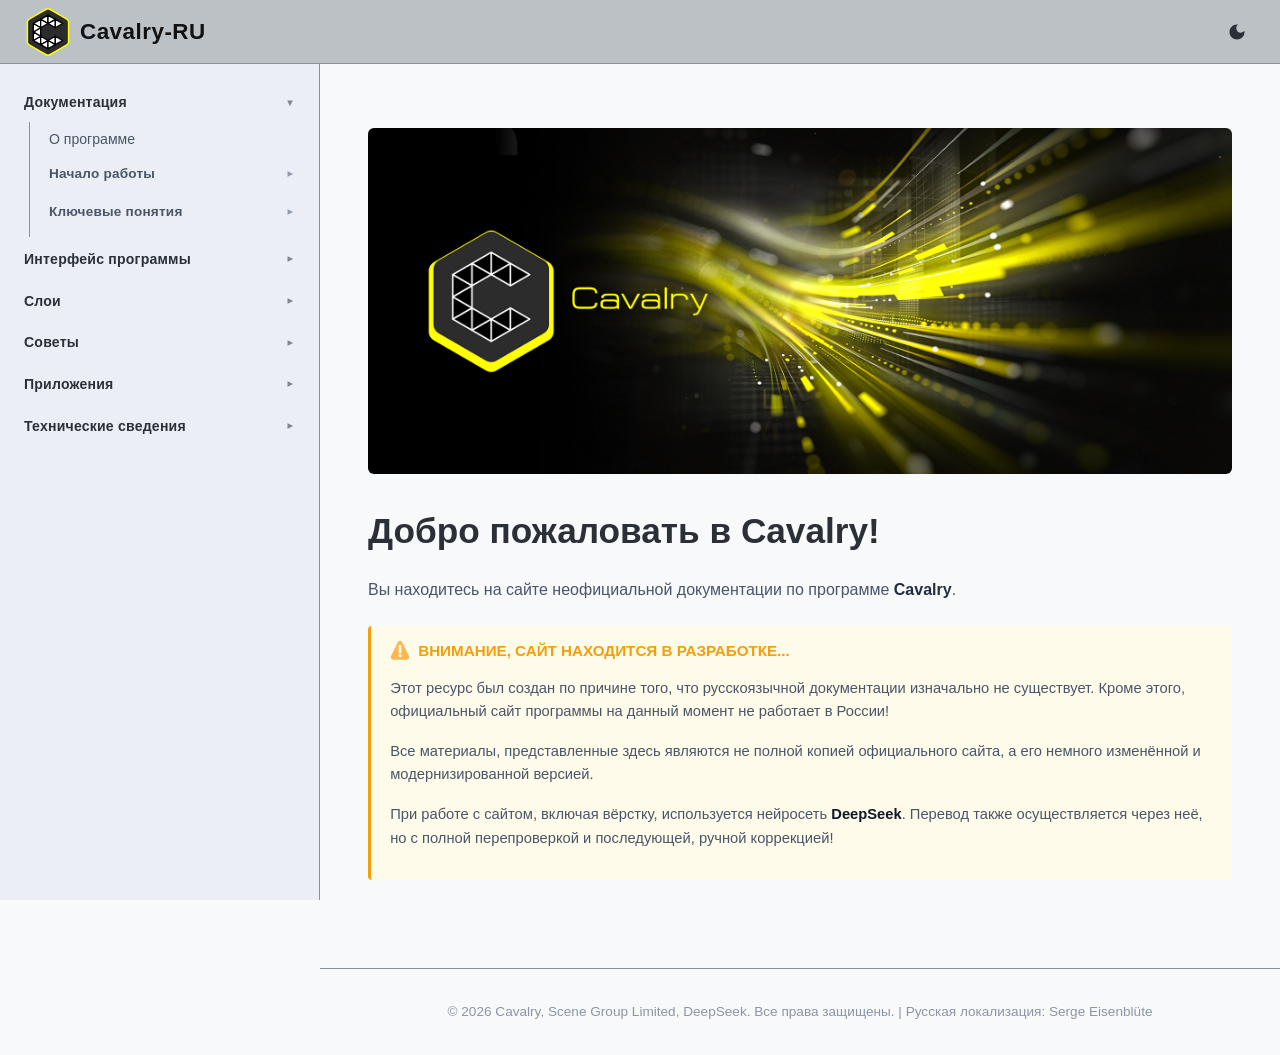
<file: index.html>
<!DOCTYPE html>
<html lang="ru">
<head>
    <meta charset="UTF-8">
    <meta name="viewport" content="width=device-width, initial-scale=1.0">
    <title>Cavalry</title>
    
    <script>
    (function () {
        var saved = null;
        try {
            saved = localStorage.getItem('cavalry-theme');
        } catch (e) {
            saved = null;
        }

        var prefersLight = false;
        try {
            if (window.matchMedia) {
                prefersLight = window.matchMedia('(prefers-color-scheme: light)').matches;
            }
        } catch (e) {
            prefersLight = false;
        }

        var theme = saved || (prefersLight ? 'light' : 'dark');
        if (theme === 'light') {
            document.documentElement.className += ' light';
        }
    })();
</script>
    
    <style>
        /* Скрываем вспышку: пока не загрузится body, фон уже светлый */
        .light-preload body {
            background: #fff;
        }
    </style>
    
    
    
    <link rel="stylesheet" href="style.css">
    <link rel="icon" href="favicon.ico" type="image/x-icon">
</head>
<body>

    <header></header>

    <aside data-lenis-prevent></aside>

    <main>

        <div class="content">
            <img src="imgs/cavalry-title.jpg">
            <h1>Добро пожаловать в Cavalry!</h1>
            <p>Вы находитесь на сайте неофициальной документации по программе <a href="https://cavalry.studio/en/" target="_blank">Cavalry</a>.</p>
    
            <div class="warn-box">
                <div class="boxtitle">
                    <img class="icon" src="imgs/warn.svg" width="20" height="20"> 
                    <span>ВНИМАНИЕ, САЙТ НАХОДИТСЯ В РАЗРАБОТКЕ...</span>
                </div>
            <p></p>
            <p>Этот ресурс был создан по причине того, что русскоязычной документации изначально не существует. Кроме этого, официальный сайт программы на данный момент не работает в России!</p>
<p>Все материалы, представленные здесь являются не полной копией официального сайта, а его немного изменённой и модернизированной версией.</p>
<p>При работе с сайтом, включая вёрстку, используется нейросеть <strong>DeepSeek</strong>. Перевод также осуществляется через неё, но с полной перепроверкой и последующей, ручной коррекцией!</p>

            </div>
        </div>
    </main>

<footer></footer>

<script src="js/lenis.min.js"></script>
<script src="js/sidebar.js"></script>
<script src="js/header.js"></script>
<script src="js/footer.js"></script>
<script src="js/script.js"></script>
<script src="js/theme.js"></script> 
<script src="js/smooth-scroll.js"></script> 
</body>
</html>
</file>
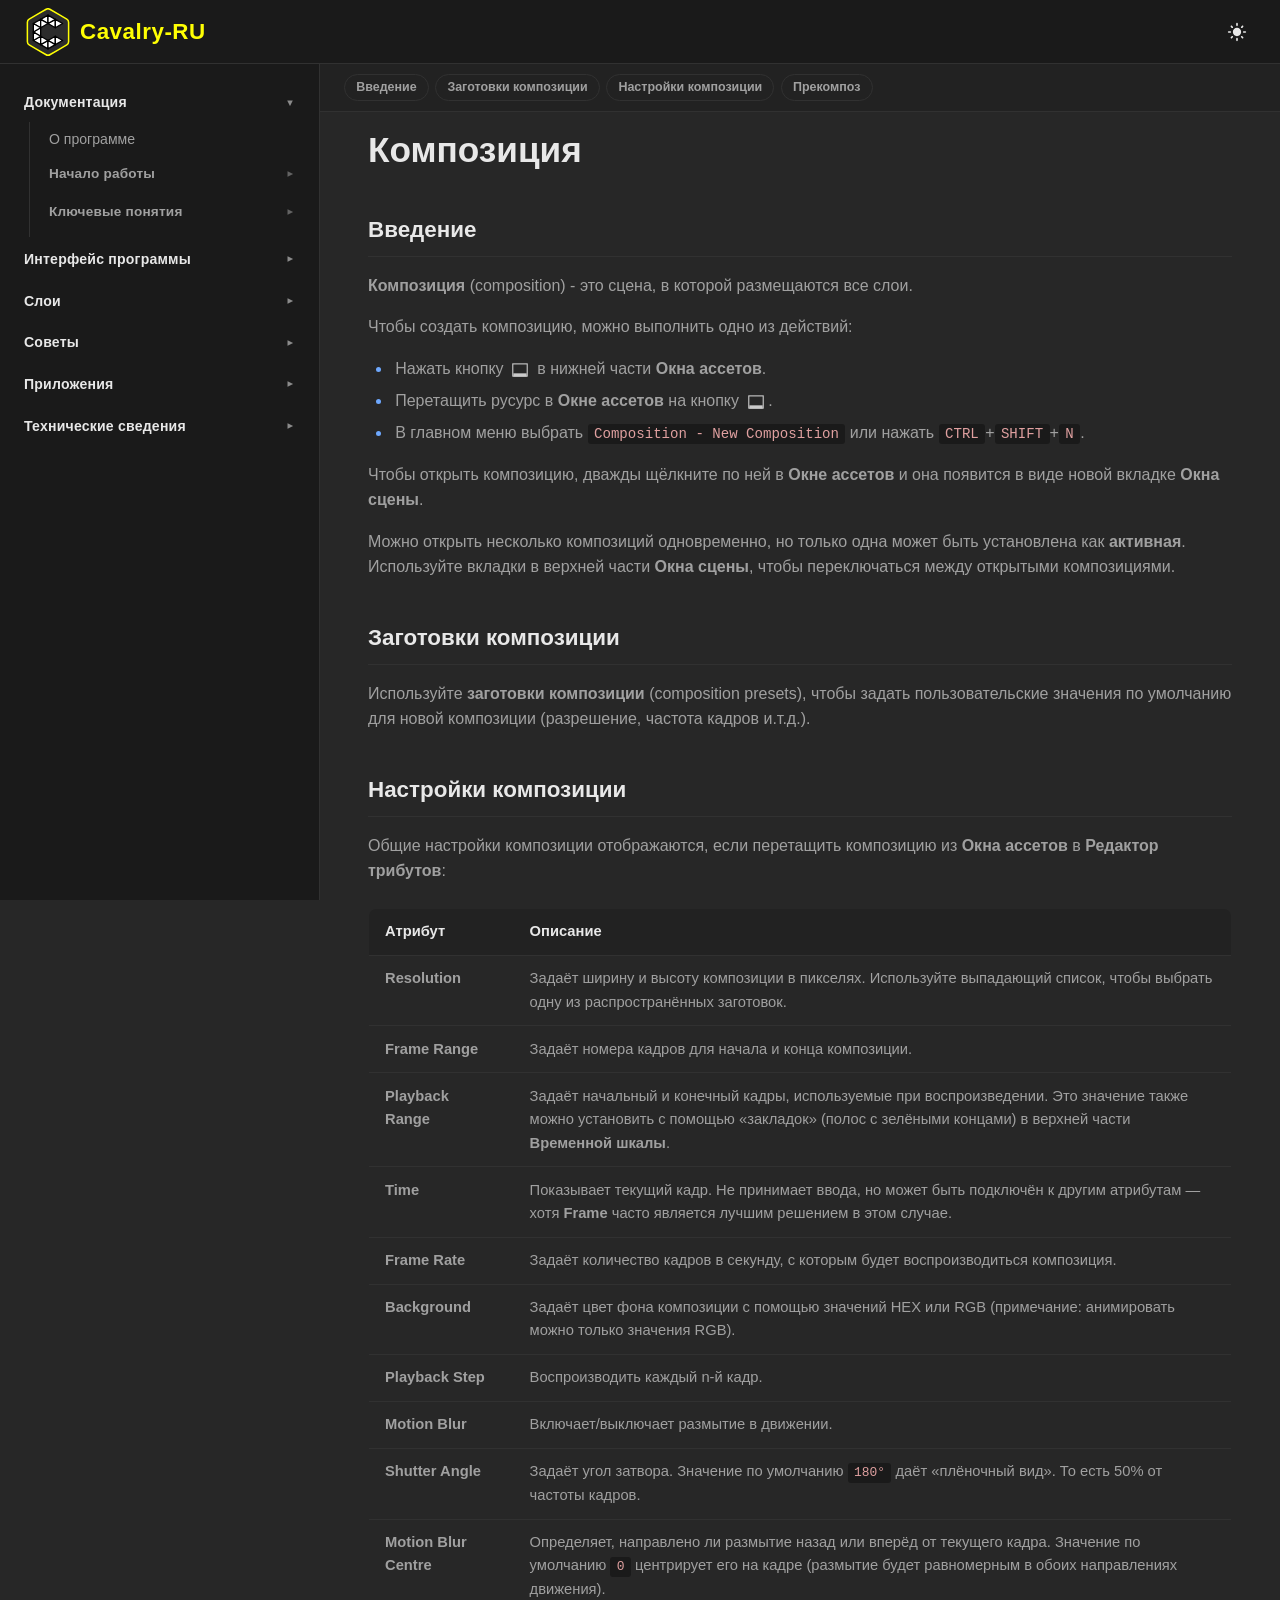
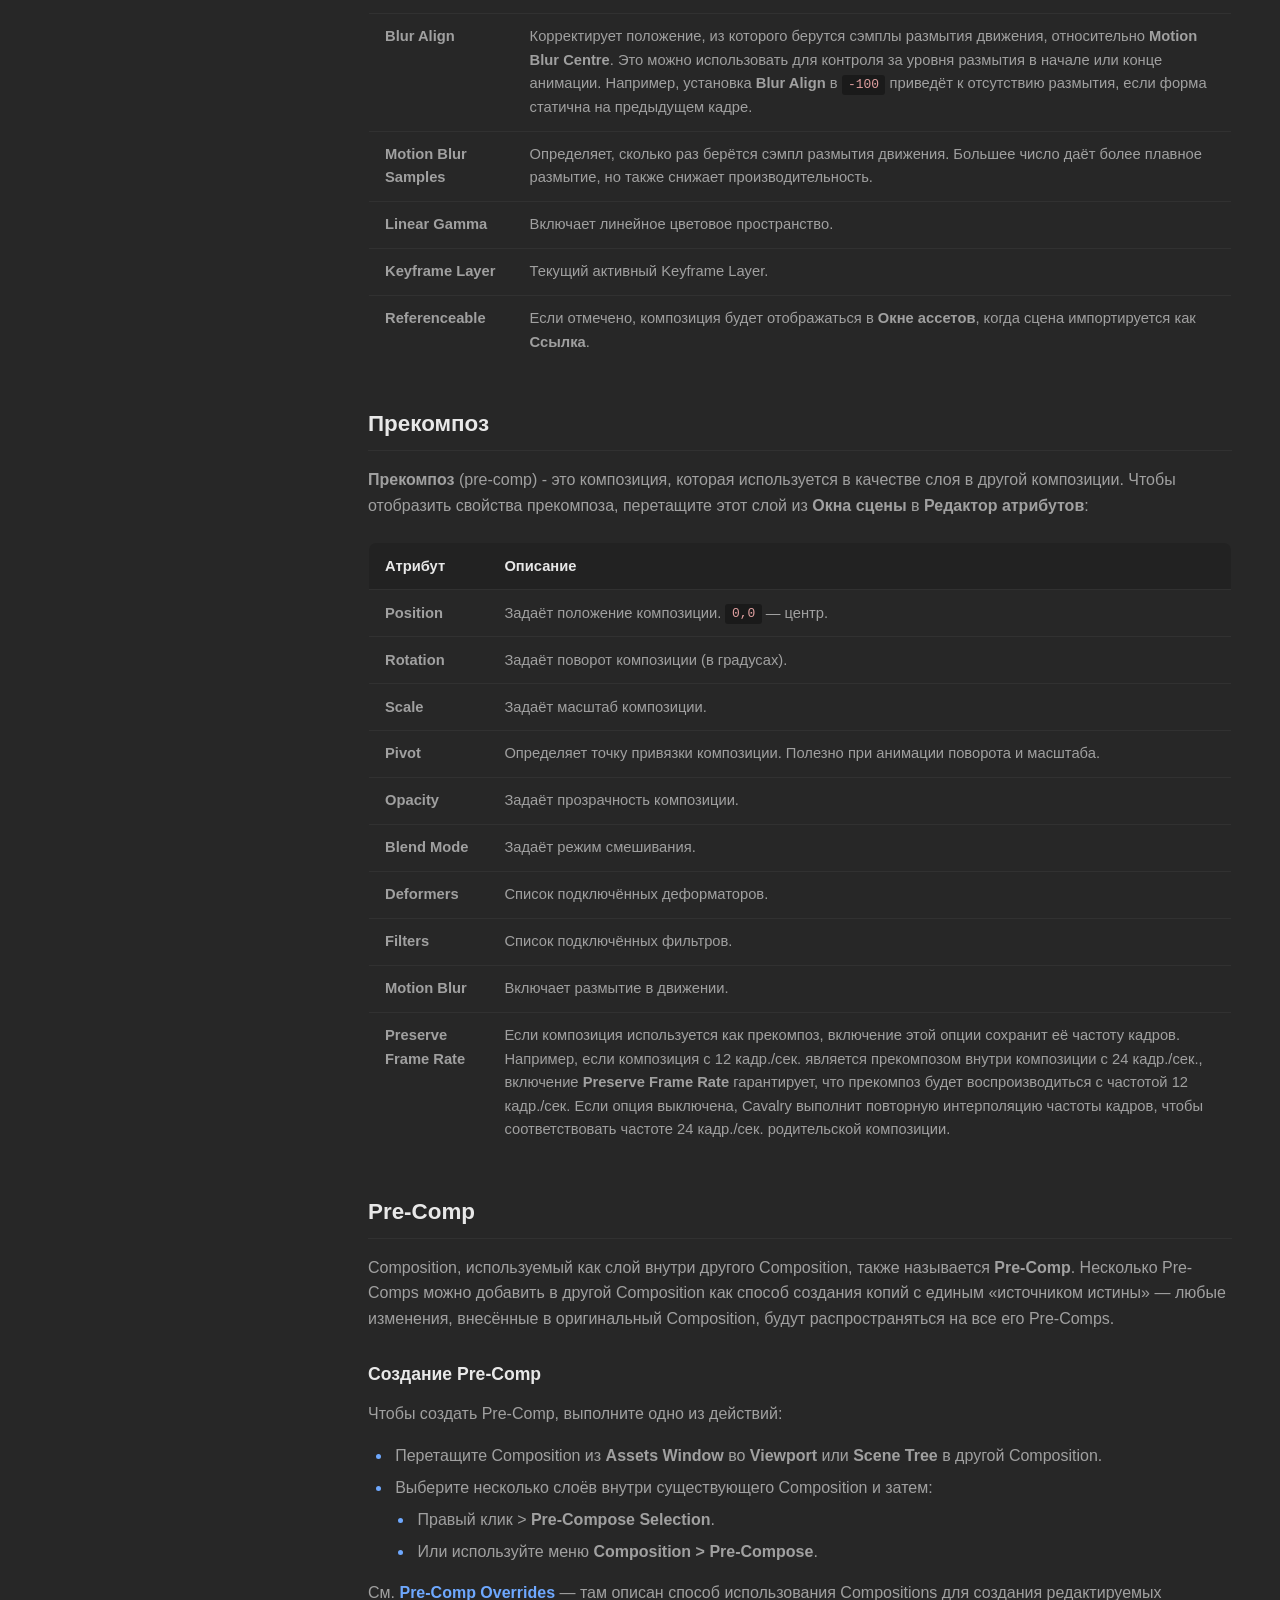
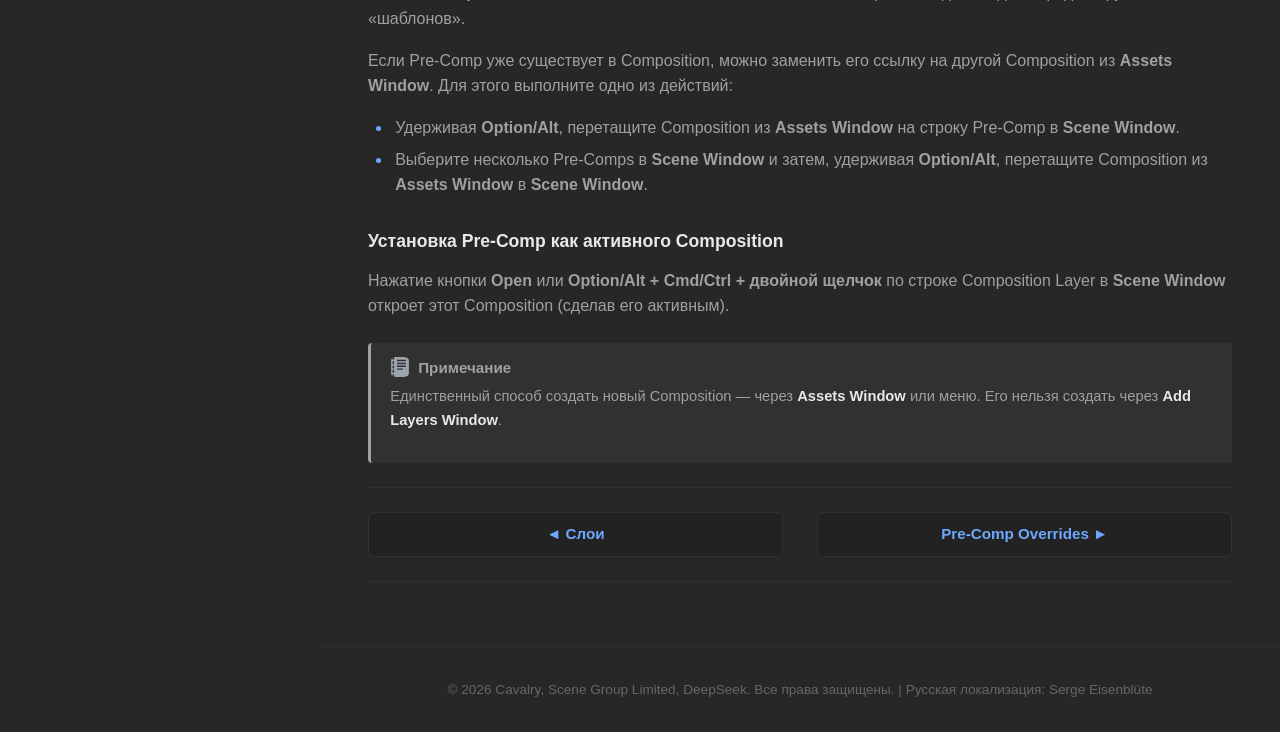
<file: pages/composition.html>
<!DOCTYPE html>
<html lang="ru">
<head>
    <meta charset="UTF-8">
    <meta name="viewport" content="width=device-width, initial-scale=1.0">
    <title>Композиция | Cavalry</title>
    <link rel="icon" href="../favicon.ico" type="image/x-icon">
    <link rel="stylesheet" href="../style.css">
</head>
<body>

<header></header>

<aside data-lenis-prevent></aside>

<nav class="page-toc">
    
    <ul>
        <li><a class="toc-level-2" href="#Введение">Введение</a></li>
        <li><a class="toc-level-2" href="#Заготовки композиции">Заготовки композиции</a></li>
        <li><a class="toc-level-2" href="#Настройки композиции">Настройки композиции</a></li>
        <li><a class="toc-level-2" href="#Прекомпоз">Прекомпоз</a></li>
    </ul>
</nav>

<main>
    <div class="content">
        <h1>Композиция</h1>

        <h2 id="Введение">Введение</h2>
        <p><strong>Композиция</strong> (composition) - это сцена, в которой размещаются все слои.</p>

        <p>Чтобы создать композицию, можно выполнить одно из действий:</p>

        <ul class="content-list">
            <li>
                Нажать кнопку
                <img class="inline-icon" src="../imgs/comp.svg" width="20" height="20" alt="">
                в нижней части <strong>Окна ассетов</strong>.
            </li>
            <li>
                Перетащить русурс в <strong>Окне ассетов</strong>
                на кнопку
                <img class="inline-icon" src="../imgs/comp.svg" width="20" height="20" alt="">.
            </li>
            <li>
                В главном меню выбрать <code>Composition - New Composition</code>
                или нажать <code>CTRL</code>+<code>SHIFT</code>+<code>N</code>.
            </li>
        </ul>

        <p>
            Чтобы открыть композицию, дважды щёлкните по ней
            в <strong>Окне ассетов</strong> и она появится в виде новой вкладке <strong>Окна сцены</strong>.
        </p>
        
        <p>
            Можно открыть несколько композиций одновременно, но только
            одна может быть установлена как <strong>активная</strong>.
            Используйте вкладки в верхней части <strong>Окна сцены</strong>,
            чтобы переключаться между открытыми композициями.
        </p>

        <h2 id="Заготовки композиции">Заготовки композиции</h2>
        <p>
            Используйте <strong>заготовки композиции</strong> (composition presets), чтобы задать пользовательские значения по умолчанию для новой композиции (разрешение, частота кадров и.т.д.).
        </p>


<h2 id="Настройки композиции">Настройки композиции</h2>
        
        <p>Общие настройки композиции отображаются, если перетащить композицию из
        <strong>Окна ассетов</strong> в <strong>Редактор трибутов</strong>:</p>
        
        <table>
            <thead>
                <tr>
                    <th>Атрибут</th>
                    <th>Описание</th>
                </tr>
            </thead>
            <tbody>
                <tr>
                    <td><strong>Resolution</strong></td>
                    <td>
                        Задаёт ширину и высоту композиции в пикселях.
                        Используйте выпадающий список, чтобы выбрать
                        одну из распространённых заготовок.
                    </td>
                </tr>
                <tr>
                    <td><strong>Frame Range</strong></td>
                    <td>
                        Задаёт номера кадров для начала и конца композиции.
                    </td>
                </tr>
                <tr>
                    <td><strong>Playback Range</strong></td>
                    <td>
                        Задаёт начальный и конечный кадры, используемые
                        при воспроизведении. Это значение также можно
                        установить с помощью «закладок» (полос с зелёными
                        концами) в верхней части <strong>Временной шкалы</strong>.
                    </td>
                </tr>
                <tr>
                    <td><strong>Time</strong></td>
                    <td>
                        Показывает текущий кадр. Не принимает ввода,
                        но может быть подключён к другим атрибутам —
                        хотя <strong>Frame</strong> часто является лучшим
                        решением в этом случае.
                    </td>
                </tr>
                <tr>
                    <td><strong>Frame Rate</strong></td>
                    <td>
                        Задаёт количество кадров в секунду, с которым
                        будет воспроизводиться композиция.
                    </td>
                </tr>
                <tr>
                    <td><strong>Background</strong></td>
                    <td>
                        Задаёт цвет фона композиции с помощью значений
                        HEX или RGB (примечание: анимировать можно только
                        значения RGB).
                    </td>
                </tr>
                <tr>
                    <td><strong>Playback Step</strong></td>
                    <td>Воспроизводить каждый n-й кадр.</td>
                </tr>
                <tr>
                    <td><strong>Motion Blur</strong></td>
                    <td>Включает/выключает размытие в движении.</td>
                </tr>
                <tr>
                    <td><strong>Shutter Angle</strong></td>
                    <td>
                        Задаёт угол затвора. Значение по умолчанию
                        <code>180°</code> даёт «плёночный вид».
                        То есть 50% от частоты кадров.
                    </td>
                </tr>
                <tr>
                    <td><strong>Motion Blur Centre</strong></td>
                    <td>
                        Определяет, направлено ли размытие назад или
                        вперёд от текущего кадра. Значение по умолчанию
                        <code>0</code> центрирует его на кадре (размытие
                        будет равномерным в обоих направлениях движения).
                    </td>
                </tr>
                <tr>
                    <td><strong>Blur Align</strong></td>
                    <td>
                        Корректирует положение, из которого берутся
                        сэмплы размытия движения, относительно
                        <strong>Motion Blur Centre</strong>. Это можно использовать
                         для контроля за уровня размытия в начале
                        или конце анимации. Например, установка
                        <strong>Blur Align</strong> в <code>-100</code>
                        приведёт к отсутствию размытия, если форма
                        статична на предыдущем кадре.
                    </td>
                </tr>
                <tr>
                    <td><strong>Motion Blur Samples</strong></td>
                    <td>
                        Определяет, сколько раз берётся сэмпл размытия
                        движения. Большее число даёт более плавное
                        размытие, но также снижает производительность.
                    </td>
                </tr>
                <tr>
                    <td><strong>Linear Gamma</strong></td>
                    <td>Включает линейное цветовое пространство.</td>
                </tr>
                <tr>
                    <td><strong>Keyframe Layer</strong></td>
                    <td>Текущий активный Keyframe Layer.</td>
                </tr>
                <tr>
                    <td><strong>Referenceable</strong></td>
                    <td>
                        Если отмечено, композиция будет отображаться
                        в <strong>Окне ассетов</strong>, когда сцена
                        импортируется как <strong>Ссылка</strong>.
                    </td>
                </tr>
            </tbody>
        </table>
        

        <h2 id="Прекомпоз">Прекомпоз</h2>
        <p>
            <strong>Прекомпоз</strong> (pre-comp) - это композиция, которая используется в качестве слоя
            в другой композиции. Чтобы отобразить свойства прекомпоза, перетащите этот слой
            из <strong>Окна сцены</strong> в <strong>Редактор атрибутов</strong>:
        </p>

        <table>
    <thead>
        <tr>
            <th>Атрибут</th>
            <th>Описание</th>
        </tr>
    </thead>
    <tbody>
        <tr>
            <td><strong>Position</strong></td>
            <td>
                Задаёт положение композиции. <code>0,0</code> — центр.
            </td>
        </tr>
        <tr>
            <td><strong>Rotation</strong></td>
            <td>Задаёт поворот композиции (в градусах).</td>
        </tr>
        <tr>
            <td><strong>Scale</strong></td>
            <td>Задаёт масштаб композиции.</td>
        </tr>
        <tr>
            <td><strong>Pivot</strong></td>
            <td>
                Определяет точку привязки композиции. Полезно
                при анимации поворота и масштаба.
            </td>
        </tr>
        <tr>
            <td><strong>Opacity</strong></td>
            <td>Задаёт прозрачность композиции.</td>
        </tr>
        <tr>
            <td><strong>Blend Mode</strong></td>
            <td>Задаёт режим смешивания.</td>
        </tr>
        <tr>
            <td><strong>Deformers</strong></td>
            <td>Список подключённых деформаторов.</td>
        </tr>
        <tr>
            <td><strong>Filters</strong></td>
            <td>Список подключённых фильтров.</td>
        </tr>
        <tr>
            <td><strong>Motion Blur</strong></td>
            <td>Включает размытие в движении.</td>
        </tr>
        <tr>
            <td><strong>Preserve Frame Rate</strong></td>
            <td>
                Если композиция используется как прекомпоз, включение
                этой опции сохранит её частоту кадров. Например, если
                композиция с 12 кадр./сек. является прекомпозом внутри композиции
                с 24 кадр./сек., включение <strong>Preserve Frame Rate</strong>
                гарантирует, что прекомпоз будет воспроизводиться
                с частотой 12 кадр./сек. Если опция выключена, Cavalry
                выполнит повторную интерполяцию частоты кадров,
                чтобы соответствовать частоте 24 кадр./сек. родительской
                композиции.
            </td>
        </tr>
    </tbody>
</table>

        



        <h2>Pre-Comp</h2>
        <p>
            Composition, используемый как слой внутри другого Composition,
            также называется <strong>Pre-Comp</strong>. Несколько Pre-Comps
            можно добавить в другой Composition как способ создания копий
            с единым «источником истины» — любые изменения, внесённые
            в оригинальный Composition, будут распространяться на все
            его Pre-Comps.
        </p>

        <h3>Создание Pre-Comp</h3>
        <p>Чтобы создать Pre-Comp, выполните одно из действий:</p>

        <ul class="content-list">
            <li>
                Перетащите Composition из <strong>Assets Window</strong>
                во <strong>Viewport</strong> или <strong>Scene Tree</strong>
                в другой Composition.
            </li>
            <li>
                Выберите несколько слоёв внутри существующего Composition
                и затем:
                <ul>
                    <li>
                        Правый клик &gt; <strong>Pre-Compose Selection</strong>.
                    </li>
                    <li>
                        Или используйте меню
                        <strong>Composition &gt; Pre-Compose</strong>.
                    </li>
                </ul>
            </li>
        </ul>

        <p>
            См. <a href="composition-precomp-overrides.html">Pre-Comp Overrides</a>
            — там описан способ использования Compositions для создания
            редактируемых «шаблонов».
        </p>

        <p>
            Если Pre-Comp уже существует в Composition, можно заменить
            его ссылку на другой Composition из <strong>Assets Window</strong>.
            Для этого выполните одно из действий:
        </p>

        <ul class="content-list">
            <li>
                Удерживая <strong>Option/Alt</strong>, перетащите Composition
                из <strong>Assets Window</strong> на строку Pre-Comp
                в <strong>Scene Window</strong>.
            </li>
            <li>
                Выберите несколько Pre-Comps в <strong>Scene Window</strong>
                и затем, удерживая <strong>Option/Alt</strong>, перетащите
                Composition из <strong>Assets Window</strong>
                в <strong>Scene Window</strong>.
            </li>
        </ul>

        <h3>Установка Pre-Comp как активного Composition</h3>
        <p>
            Нажатие кнопки <strong>Open</strong> или
            <strong>Option/Alt + Cmd/Ctrl + двойной щелчок</strong>
            по строке Composition Layer в <strong>Scene Window</strong>
            откроет этот Composition (сделав его активным).
        </p>

        <div class="note-box">
            <div class="boxtitle">
                <img class="icon" src="../imgs/note.svg" width="20" height="20" alt="">
                <span>Примечание</span>
            </div>
            <p>
                Единственный способ создать новый Composition —
                через <strong>Assets Window</strong> или меню.
                Его нельзя создать через <strong>Add Layers Window</strong>.
            </p>
        </div>

        <div class="page-nav">
            <a href="layers.html">◄ Слои</a>
            <a href="composition-precomp-overrides.html">Pre-Comp Overrides ►</a>
        </div>

    </div>
</main>

<footer></footer>

<script src="../lenis.min.js"></script>
<script src="../sidebar.js"></script>
<script src="../header.js"></script>
<script src="../footer.js"></script>
<script src="../script.js"></script>
<script src="../smooth-scroll.js"></script> 
</body>
</html>
</file>
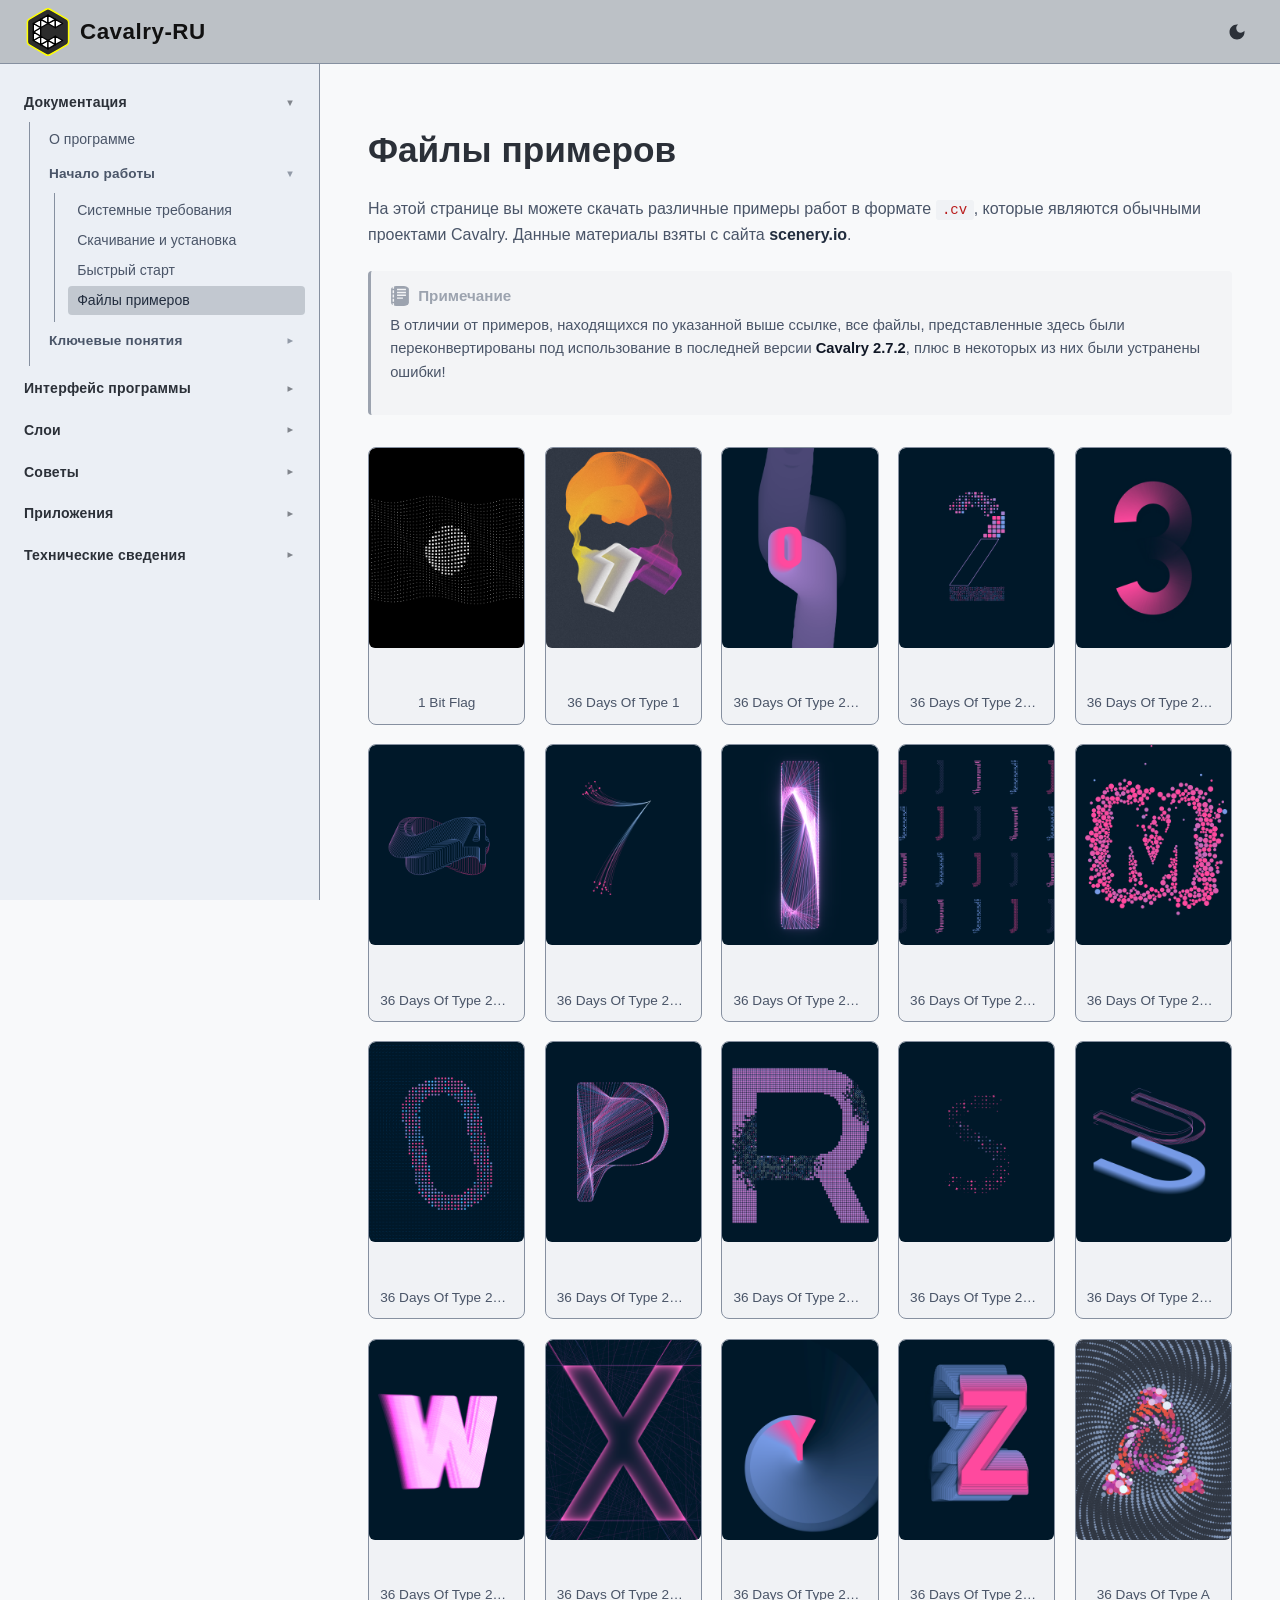
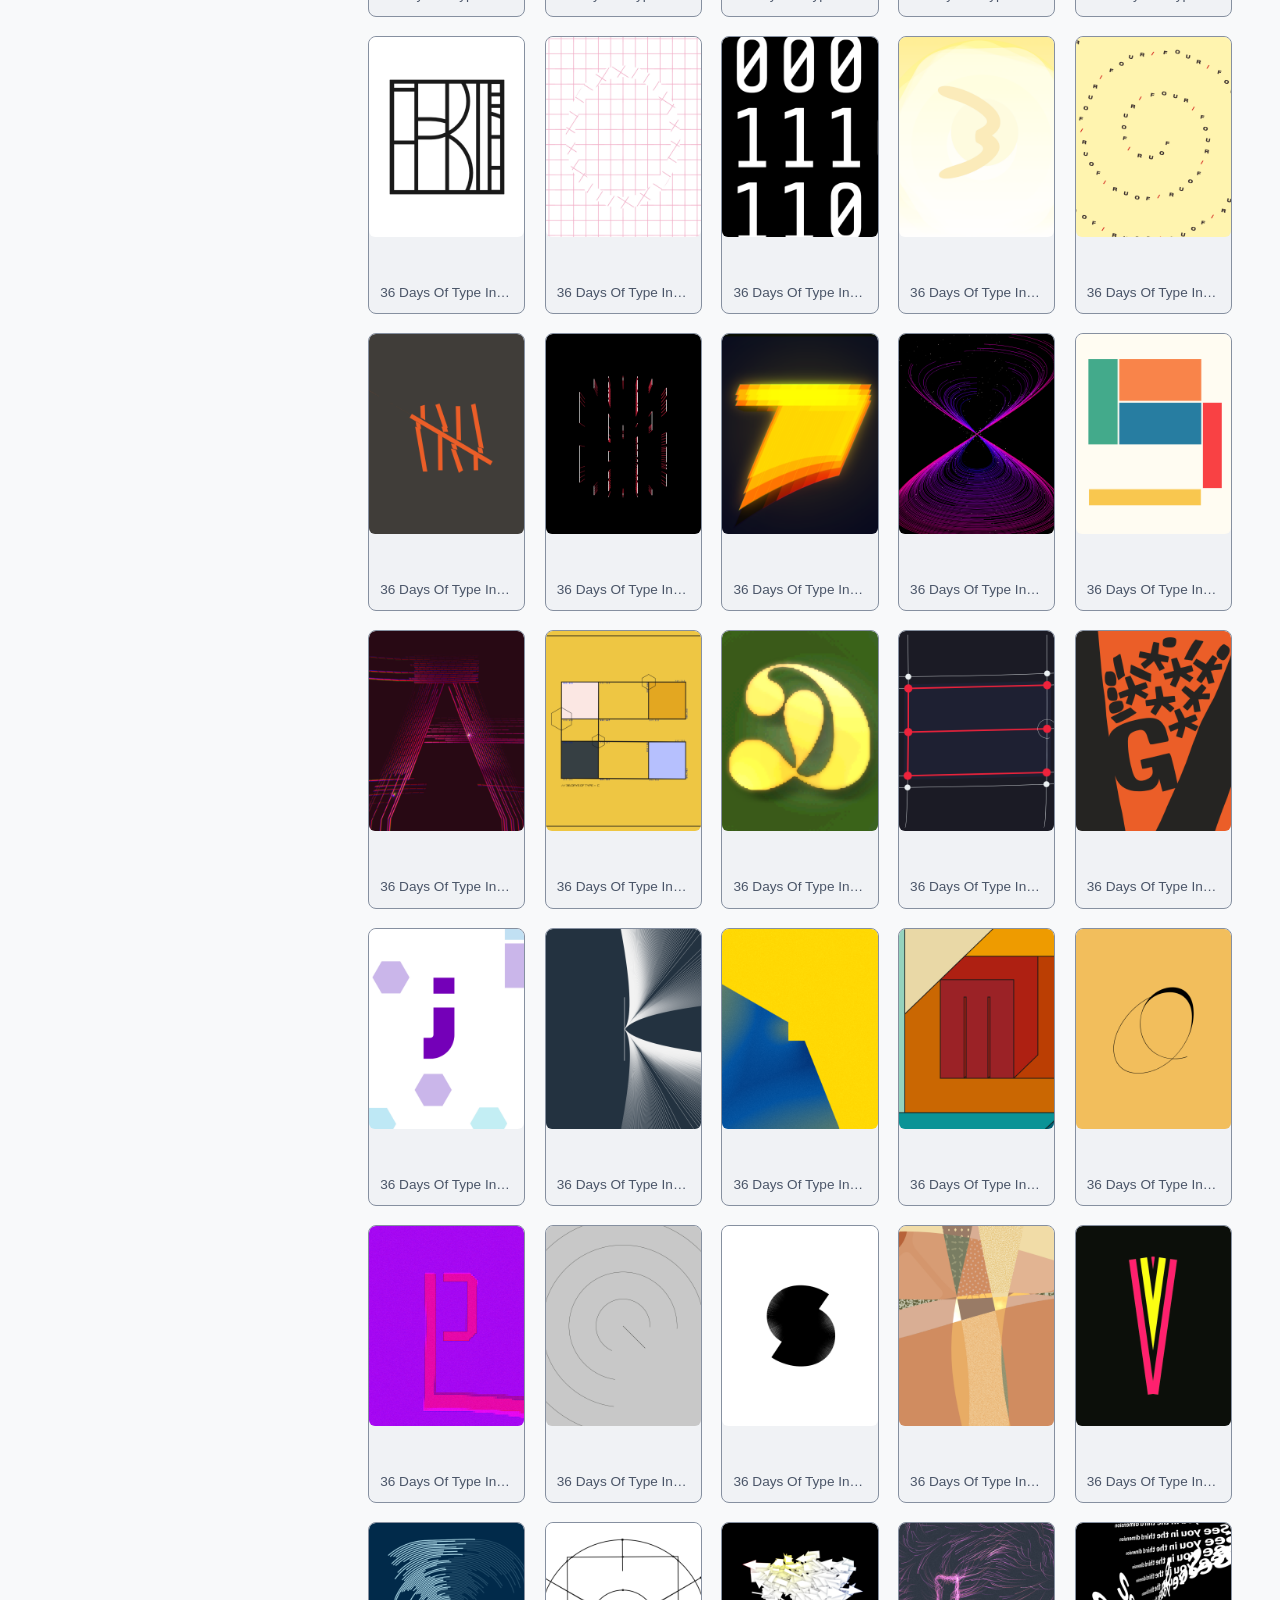
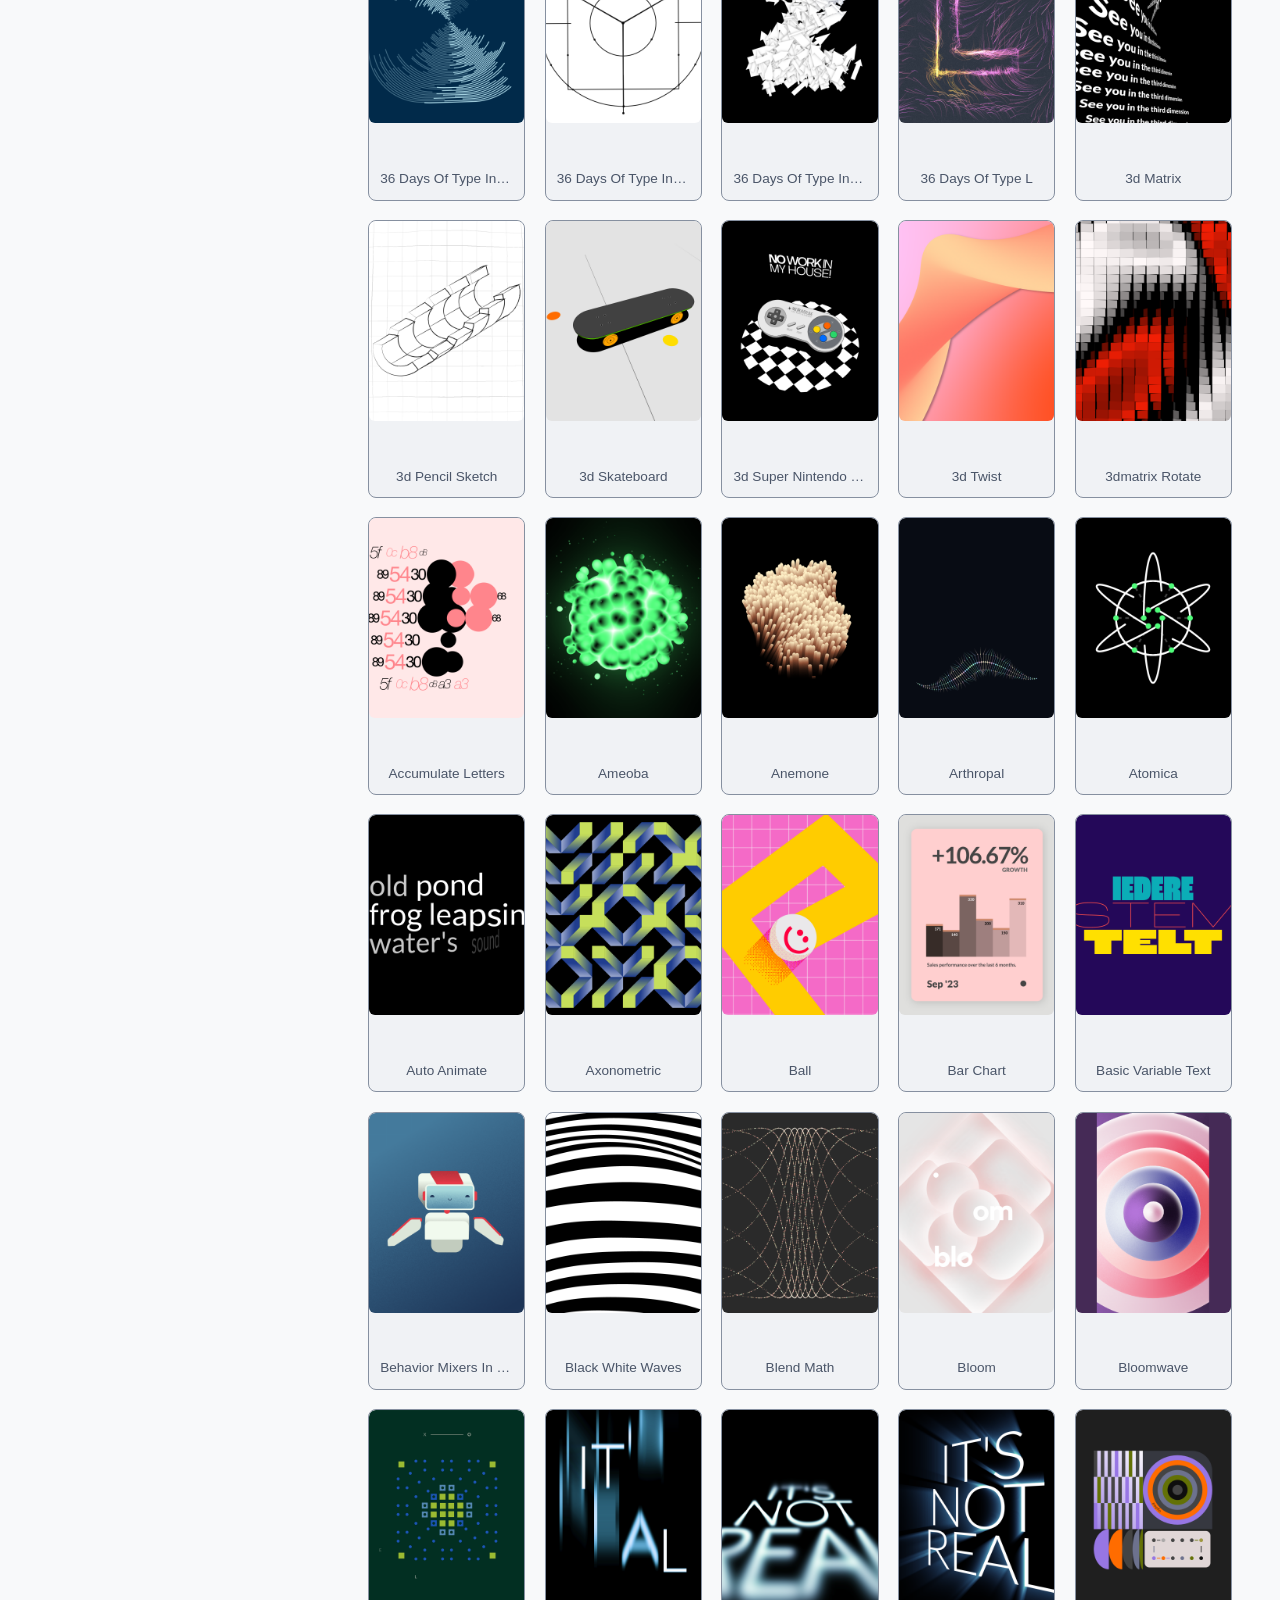
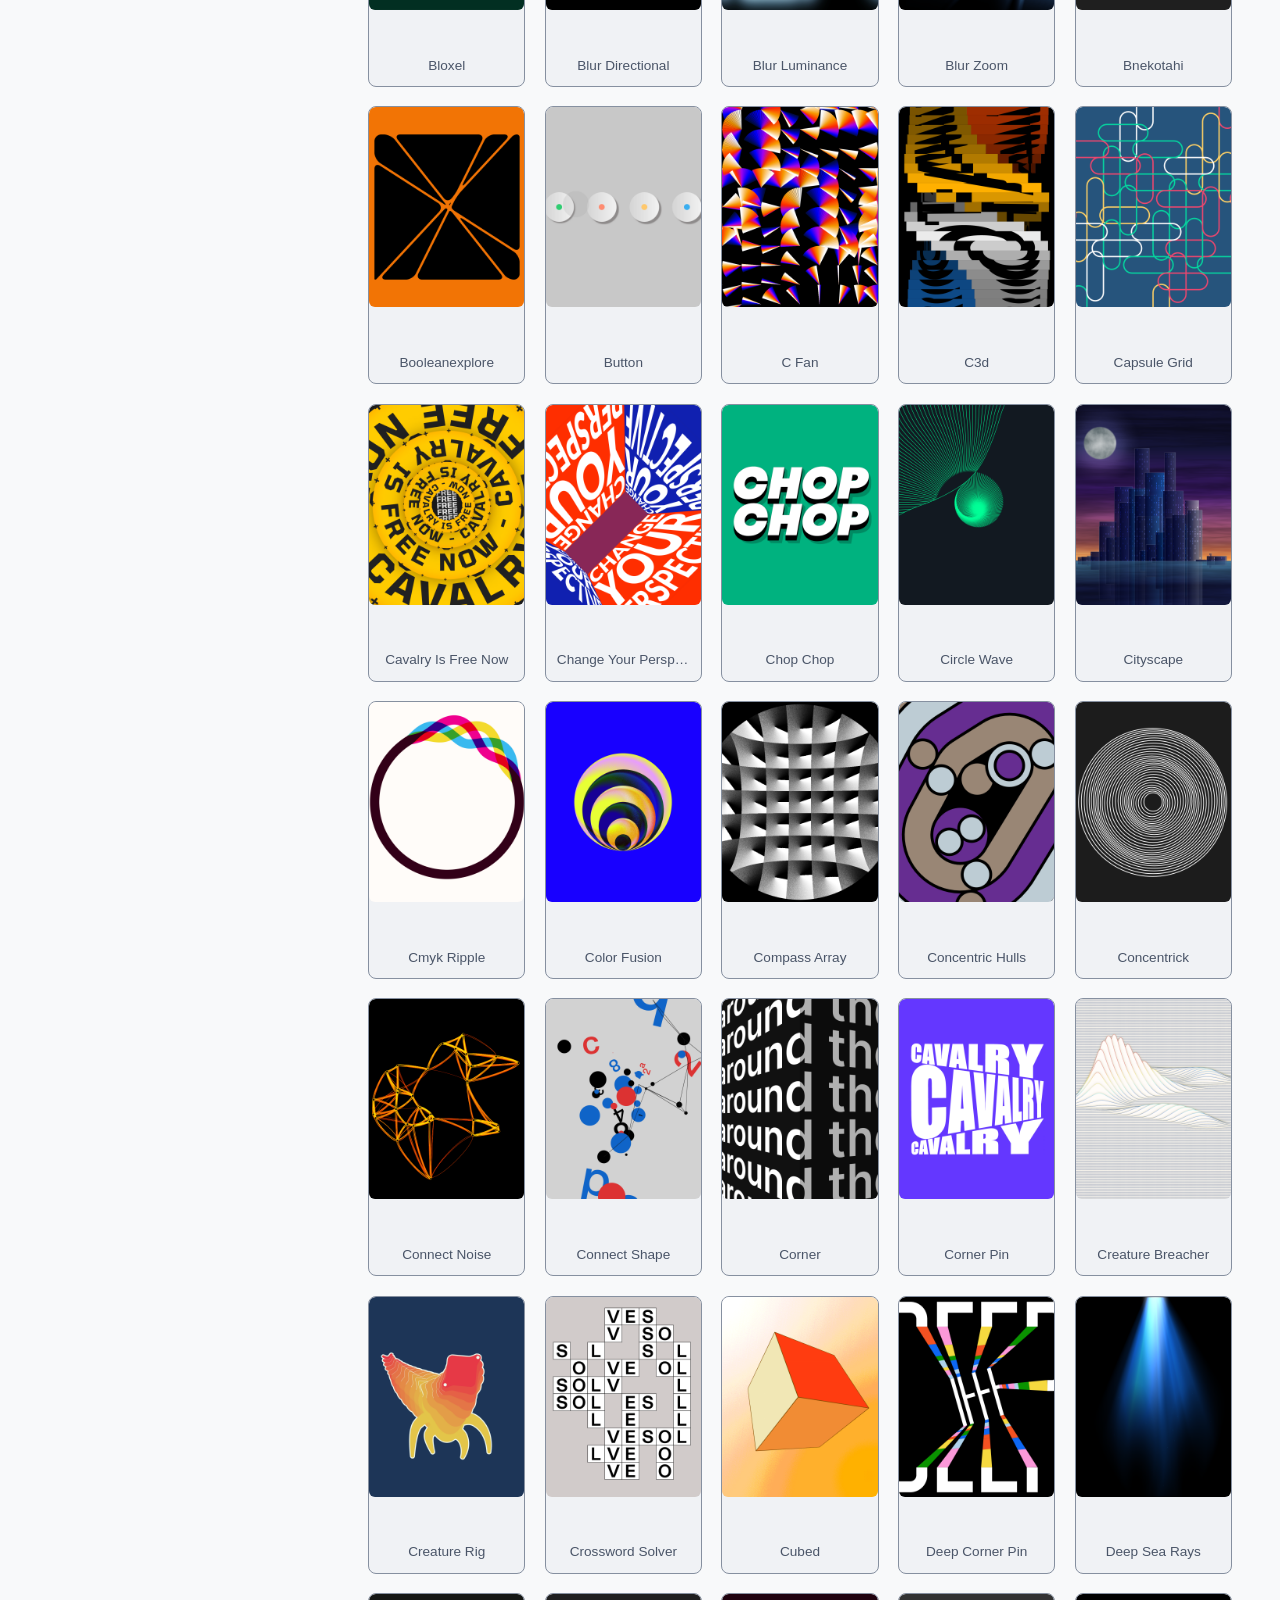
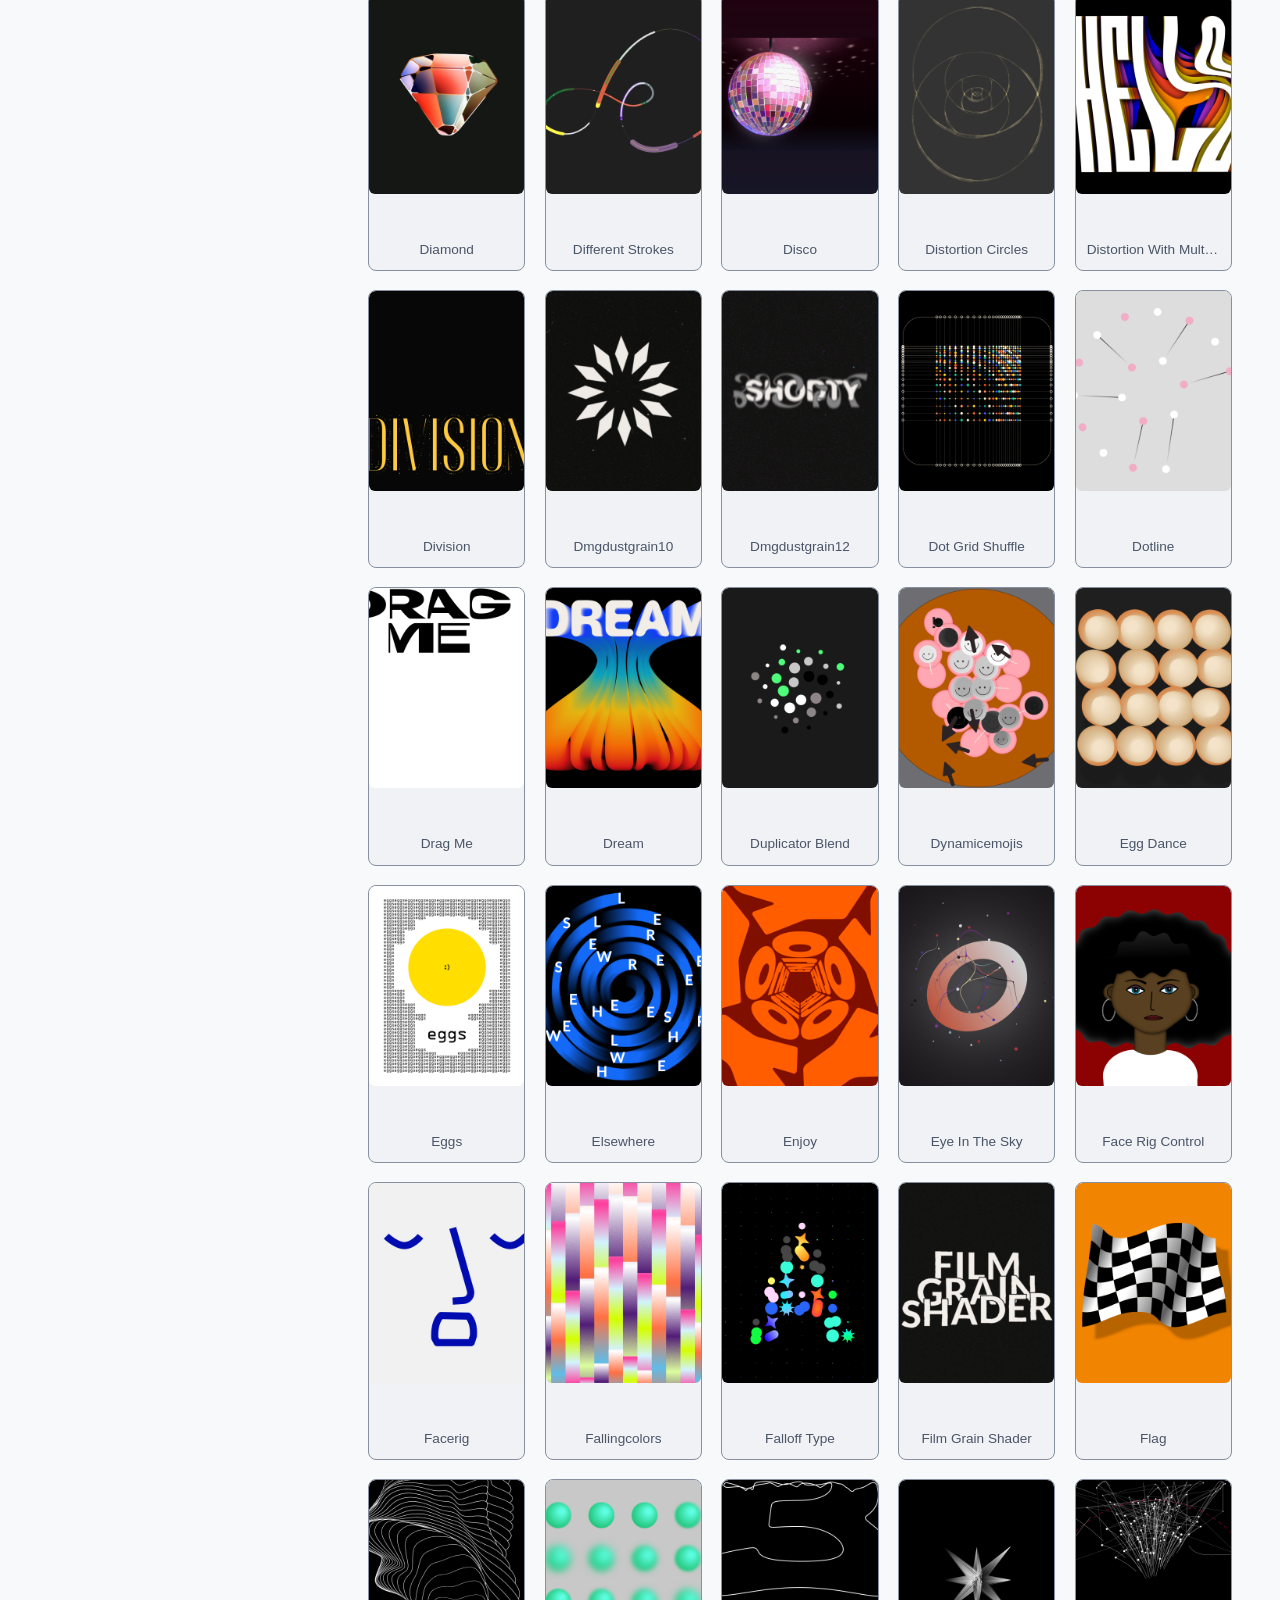
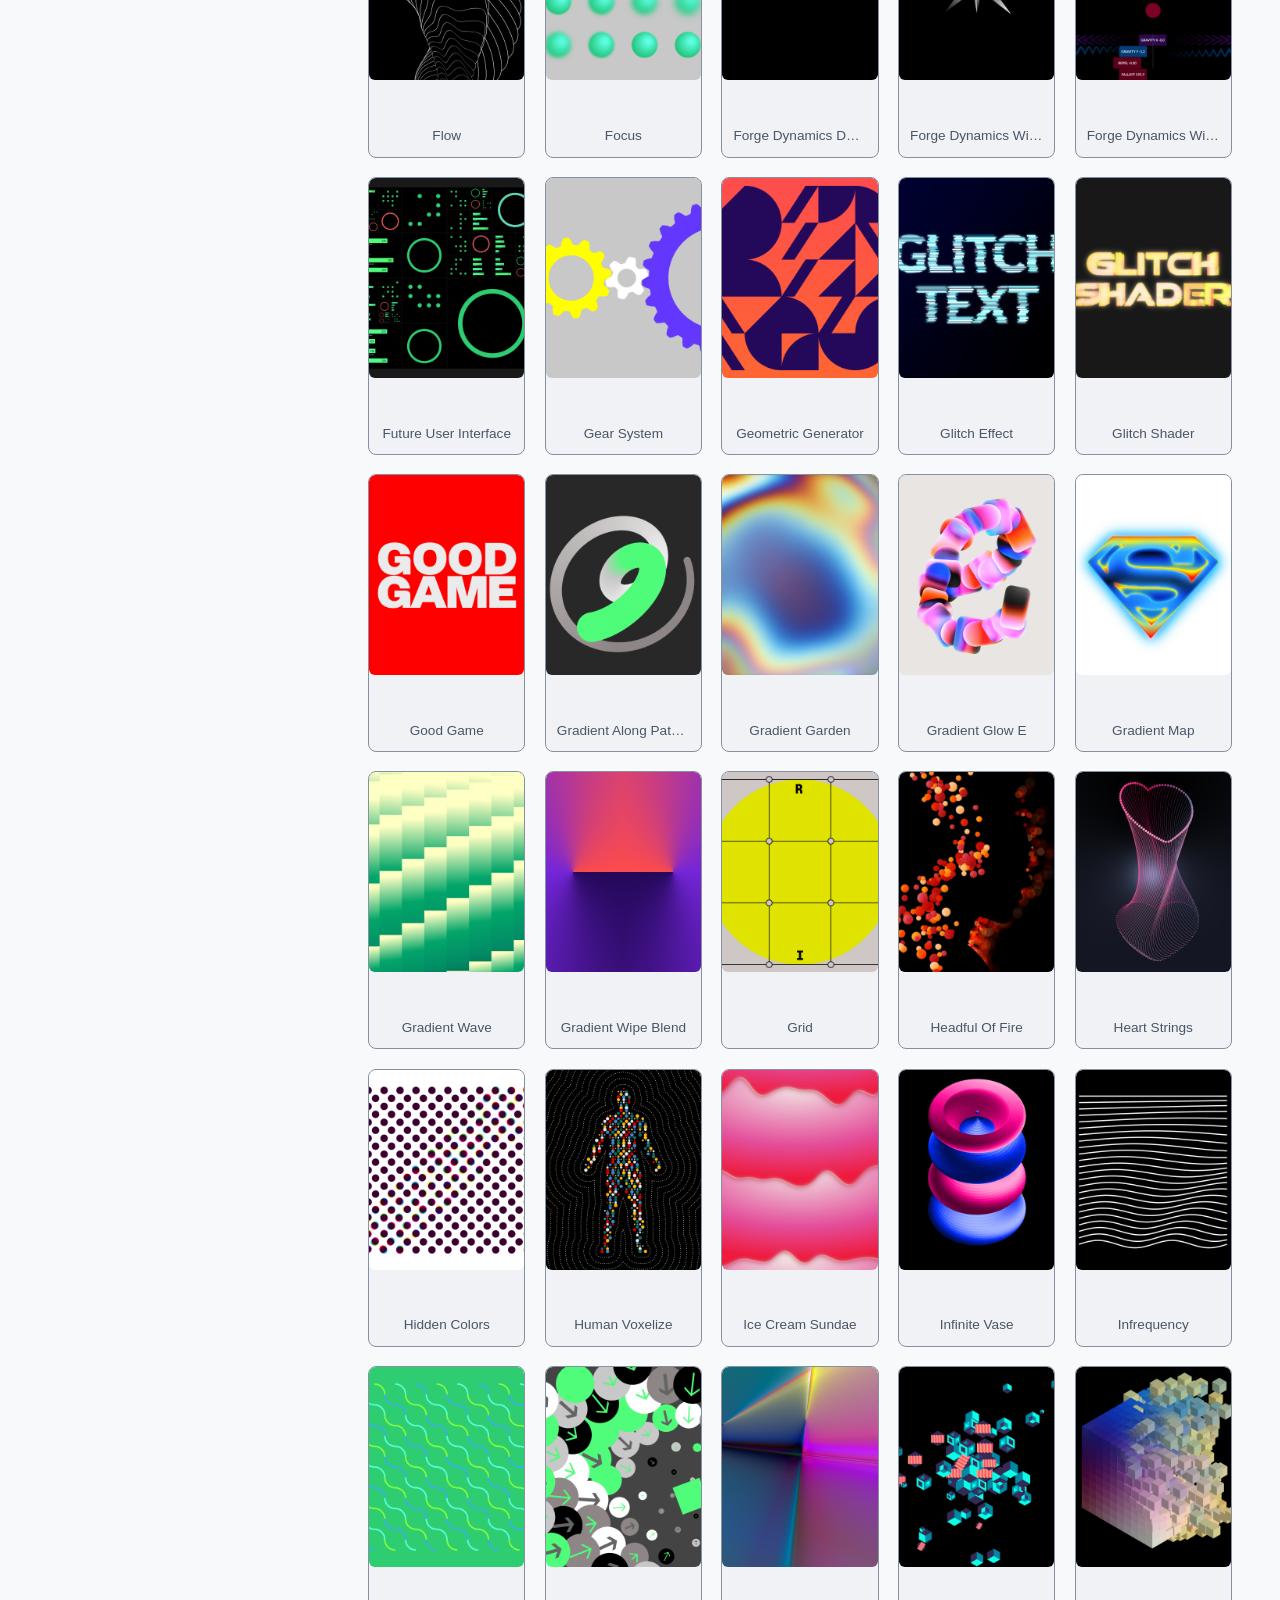
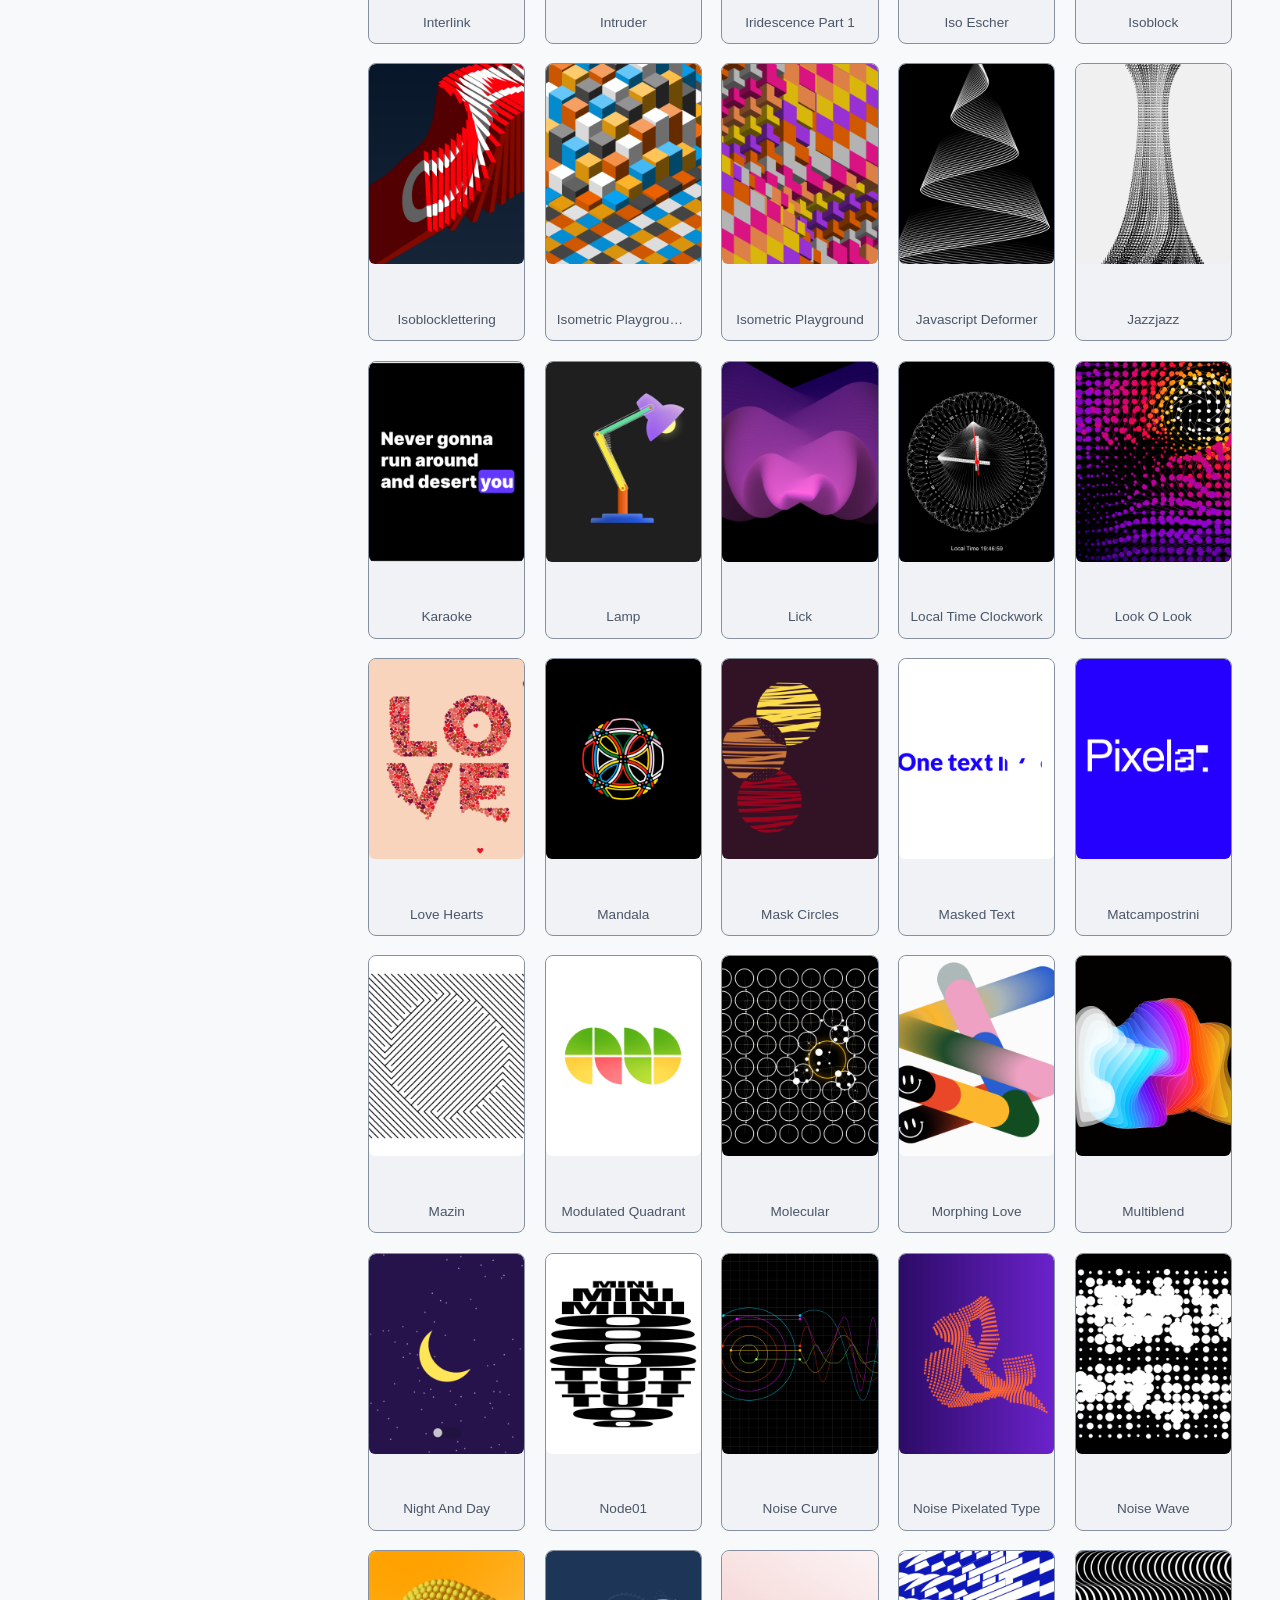
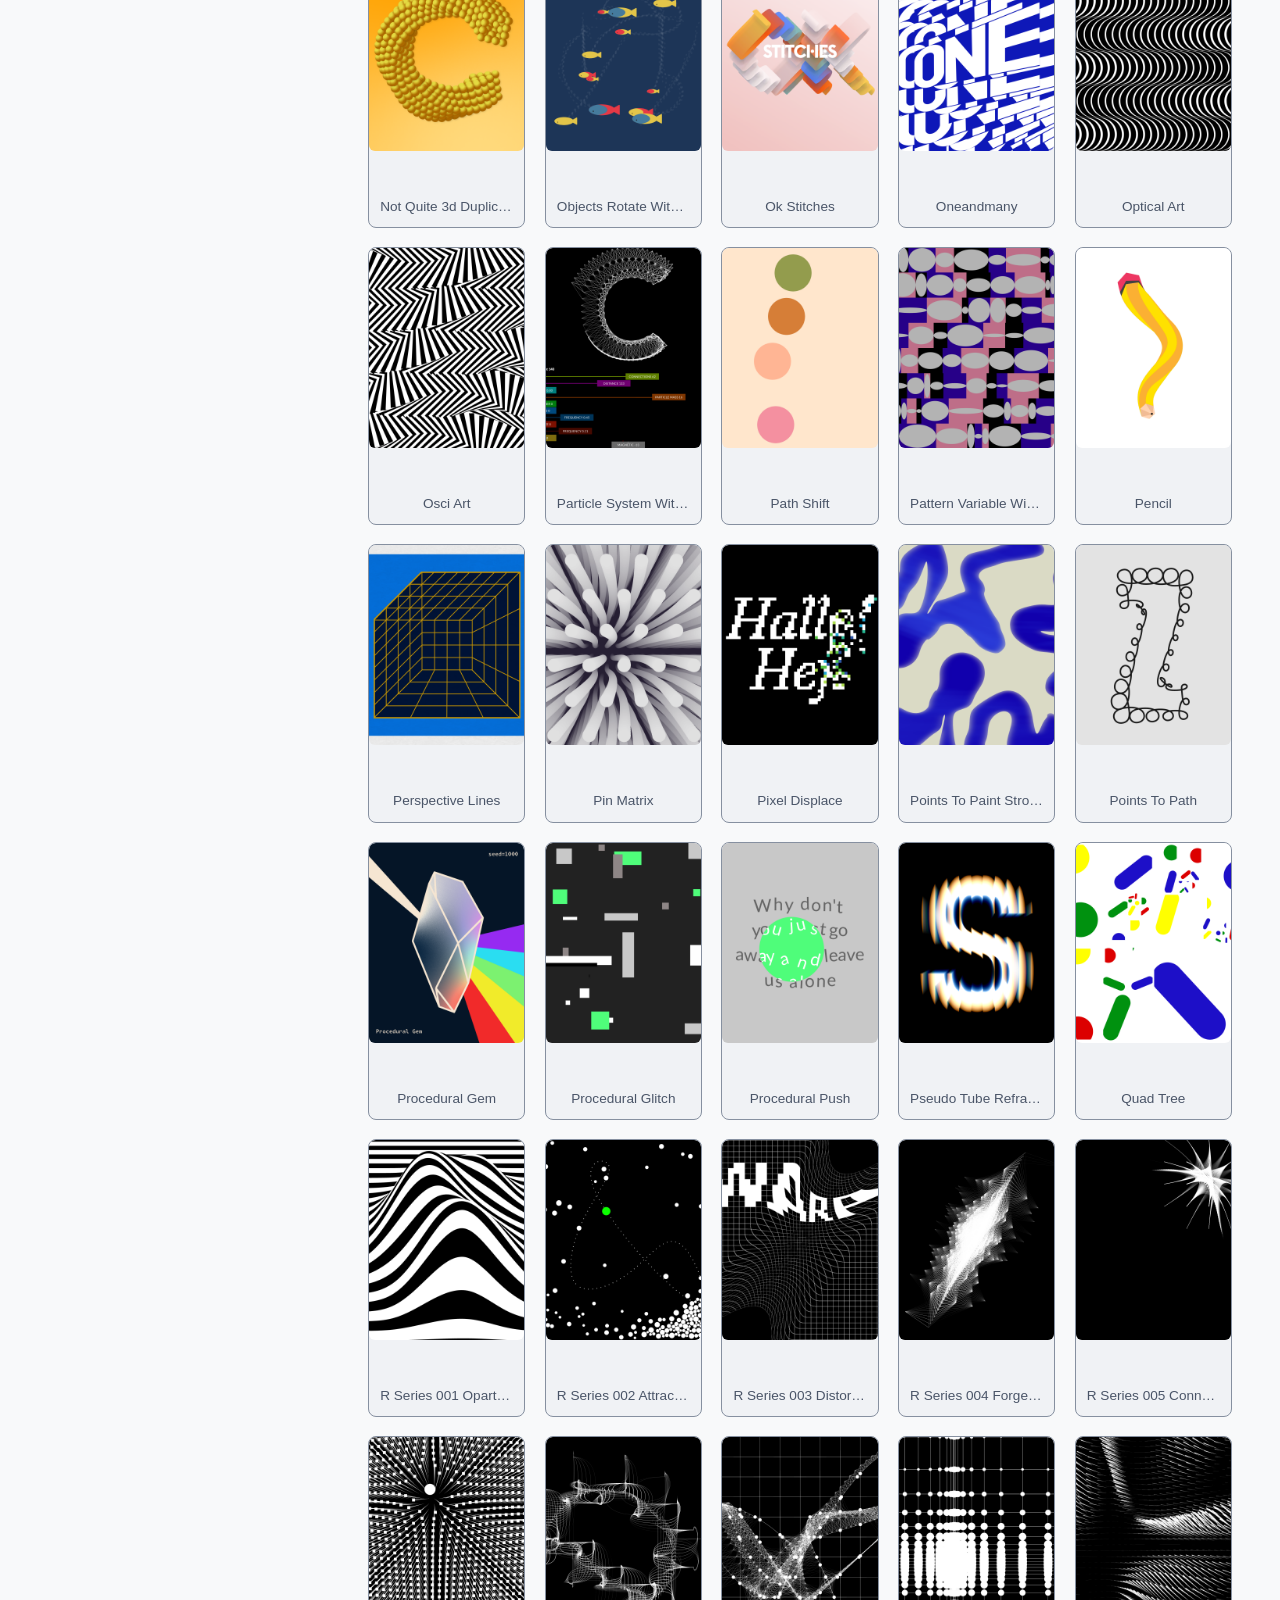
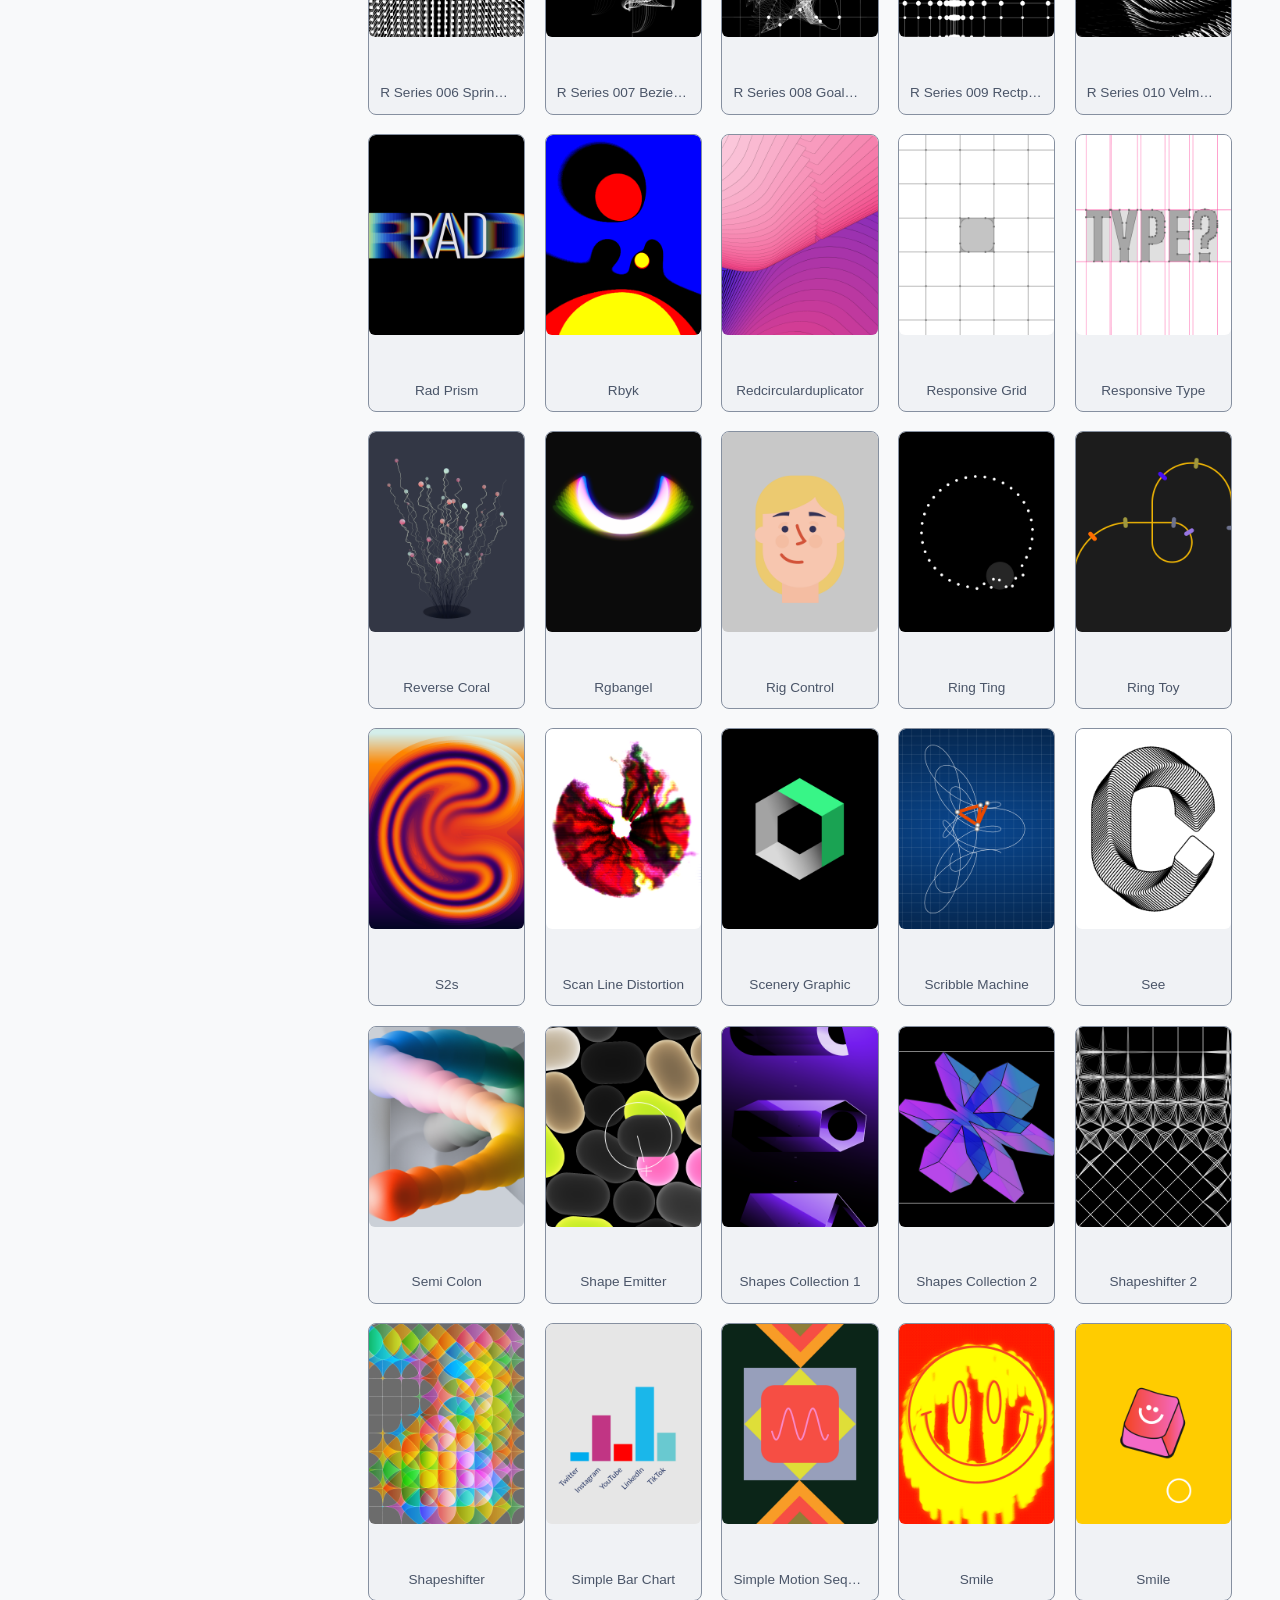
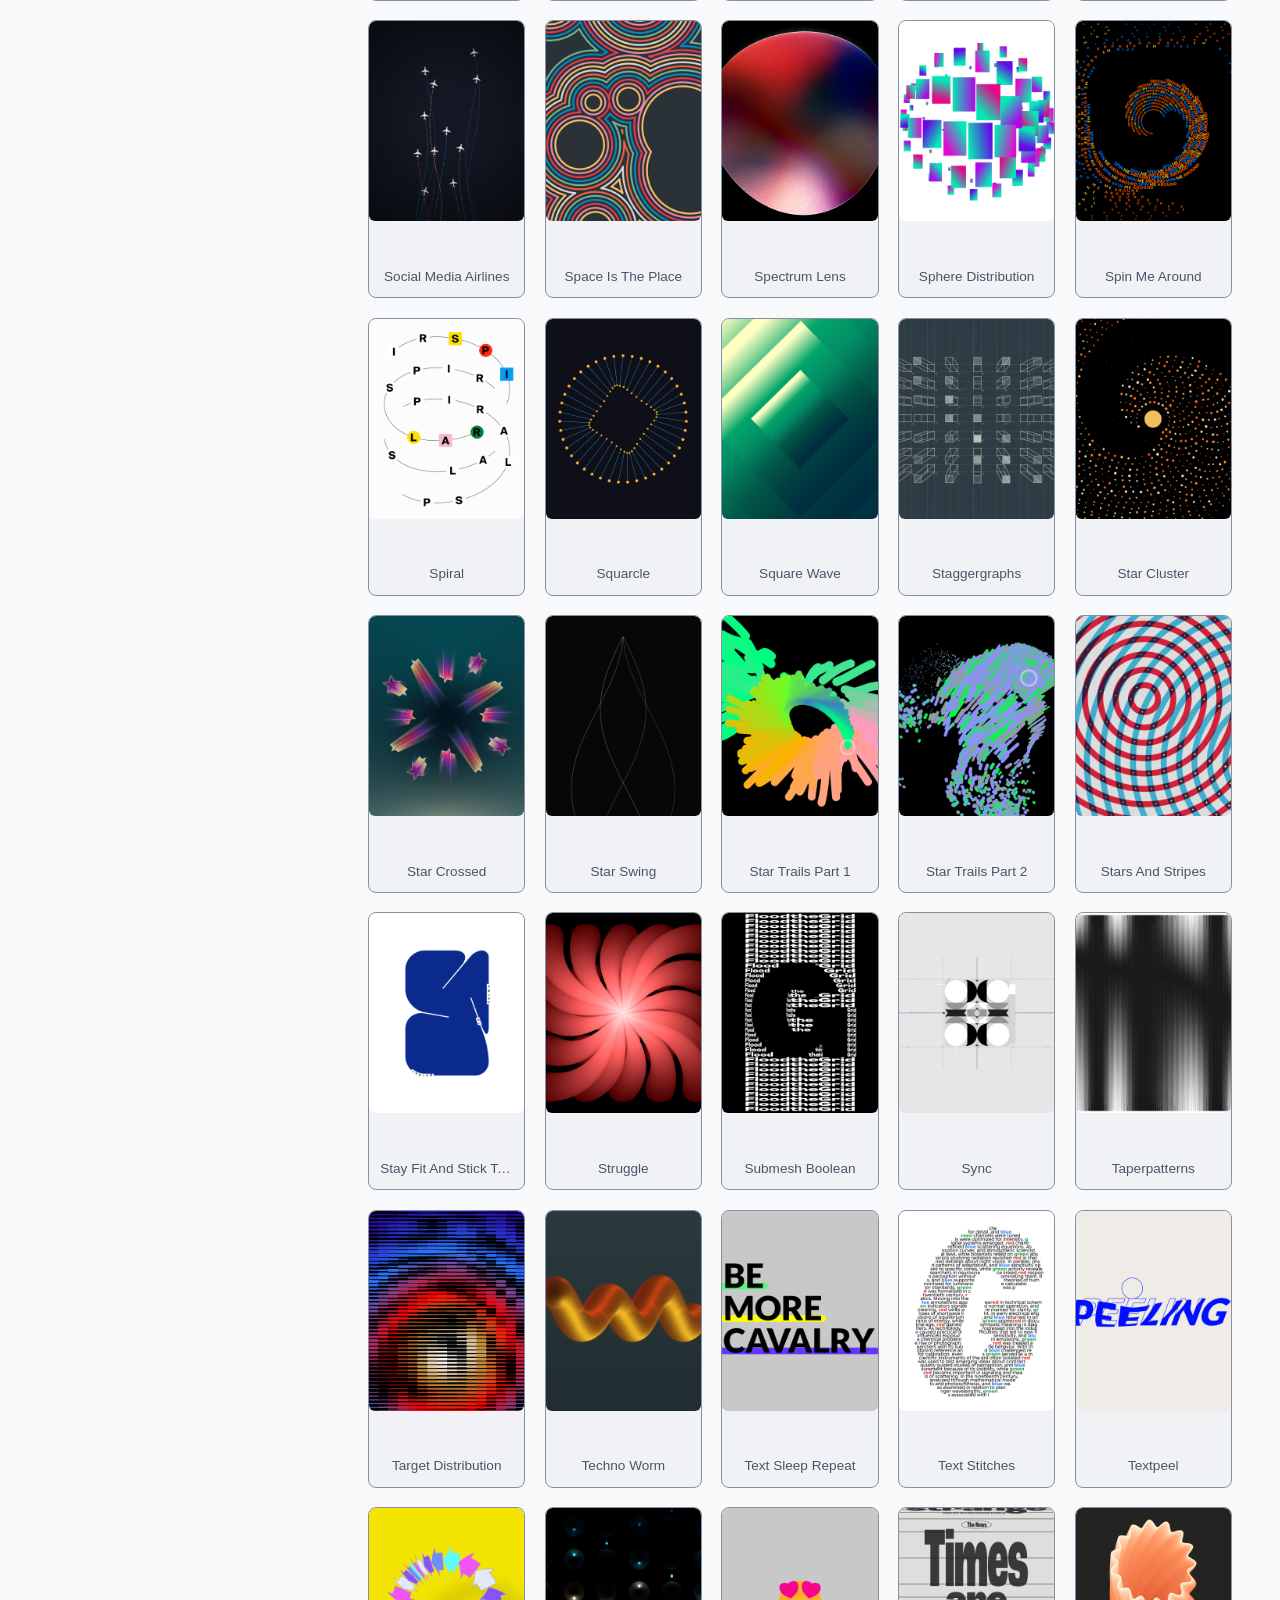
<file: pages/example-files.html>
<!DOCTYPE html>
<html lang="ru">
<head>
    <meta charset="UTF-8">
    <meta name="viewport" content="width=device-width, initial-scale=1.0">
    <title>Файлы примеров | Cavalry</title>
    <script>
    (function () {
        var saved = null;
        try {
            saved = localStorage.getItem('cavalry-theme');
        } catch (e) {
            saved = null;
        }

        var prefersLight = false;
        try {
            if (window.matchMedia) {
                prefersLight = window.matchMedia('(prefers-color-scheme: light)').matches;
            }
        } catch (e) {
            prefersLight = false;
        }

        var theme = saved || (prefersLight ? 'light' : 'dark');
        if (theme === 'light') {
            document.documentElement.className += ' light';
        }
    })();
</script>
    <style>
        .light-preload body { background: #ffffff; }
    </style>
    <link rel="stylesheet" href="../style.css">
    <link rel="icon" href="../favicon.ico" type="image/x-icon">
</head>
<body>

<header></header>

<aside data-lenis-prevent></aside>

<main>
    <div class="content">
        <h1>Файлы примеров</h1>

        <p>
            На этой странице вы можете скачать различные примеры работ
            в формате <code>.cv</code>, которые являются обычными проектами
            Cavalry. Данные материалы взяты с сайта
            <a href="https://scenery.io" target="_blank" rel="noopener">scenery.io</a>.
        </p>

        <div class="note-box">
                <div class="boxtitle">
                    <img class="icon" src="../imgs/note.svg" width="20" height="20"> 
                    <span>Примечание</span>
                </div>
            <p>В отличии от примеров, находящихся по указанной выше ссылке, все файлы, представленные здесь были переконвертированы под использование в последней версии <strong>Cavalry 2.7.2</strong>, плюс в некоторых из них были устранены ошибки!</p>
            

        </div>


        <div class="example-grid">

            <a class="example-item" href="../files/1-bit-flag-hkYW8BzBwDn.cv" download>
                <img src="../imgs/examples/poster(115).png" alt="1 Bit Flag" loading="lazy">
                <span class="example-title">1 Bit Flag</span>
            </a>

            <a class="example-item" href="../files/36-days-of-type-1-YVEih1ycnY1.cv" download>
                <img src="../imgs/examples/poster(52).png" alt="36 Days Of Type 1" loading="lazy">
                <span class="example-title">36 Days Of Type 1</span>
            </a>

            <a class="example-item" href="../files/36-days-of-type-2023-0-5vSWPvsS0dh.cv" download>
                <img src="../imgs/examples/poster(169).png" alt="36 Days Of Type 2023 0" loading="lazy">
                <span class="example-title">36 Days Of Type 2023 0</span>
            </a>

            <a class="example-item" href="../files/36-days-of-type-2023-2-o4A3LJ1UW5N.cv" download>
                <img src="../imgs/examples/poster(166).png" alt="36 Days Of Type 2023 2" loading="lazy">
                <span class="example-title">36 Days Of Type 2023 2</span>
            </a>

            <a class="example-item" href="../files/36-days-of-type-2023-3-HibmFVjGmEO.cv" download>
                <img src="../imgs/examples/poster(170).png" alt="36 Days Of Type 2023 3" loading="lazy">
                <span class="example-title">36 Days Of Type 2023 3</span>
            </a>

            <a class="example-item" href="../files/36-days-of-type-2023-4-dn10N4tYYtr.cv" download>
                <img src="../imgs/examples/poster(171).png" alt="36 Days Of Type 2023 4" loading="lazy">
                <span class="example-title">36 Days Of Type 2023 4</span>
            </a>

            <a class="example-item" href="../files/36-days-of-type-2023-7-m7poD6bDMFH.cv" download>
                <img src="../imgs/examples/poster(172).png" alt="36 Days Of Type 2023 7" loading="lazy">
                <span class="example-title">36 Days Of Type 2023 7</span>
            </a>

            <a class="example-item" href="../files/36-days-of-type-2023-i-0Szbhq2JpEf.cv" download>
                <img src="../imgs/examples/poster(173).png" alt="36 Days Of Type 2023 I" loading="lazy">
                <span class="example-title">36 Days Of Type 2023 I</span>
            </a>

            <a class="example-item" href="../files/36-days-of-type-2023-j-neJNQumwgZ6.cv" download>
                <img src="../imgs/examples/poster(174).png" alt="36 Days Of Type 2023 J" loading="lazy">
                <span class="example-title">36 Days Of Type 2023 J</span>
            </a>

            <a class="example-item" href="../files/36-days-of-type-2023-m-z7vtz2Bcvc6.cv" download>
                <img src="../imgs/examples/poster(167).png" alt="36 Days Of Type 2023 M" loading="lazy">
                <span class="example-title">36 Days Of Type 2023 M</span>
            </a>

            <a class="example-item" href="../files/36-days-of-type-2023-o-J4rbQWpEnJN.cv" download>
                <img src="../imgs/examples/poster(175).png" alt="36 Days Of Type 2023 O" loading="lazy">
                <span class="example-title">36 Days Of Type 2023 O</span>
            </a>

            <a class="example-item" href="../files/36-days-of-type-2023-p-z6iFBBBDxM5.cv" download>
                <img src="../imgs/examples/poster(165).png" alt="36 Days Of Type 2023 P" loading="lazy">
                <span class="example-title">36 Days Of Type 2023 P</span>
            </a>

            <a class="example-item" href="../files/36-days-of-type-2023-r-pE9wZY8ELnY.cv" download>
                <img src="../imgs/examples/poster(176).png" alt="36 Days Of Type 2023 R" loading="lazy">
                <span class="example-title">36 Days Of Type 2023 R</span>
            </a>

            <a class="example-item" href="../files/36-days-of-type-2023-s-xNLyo4lBZIP.cv" download>
                <img src="../imgs/examples/poster(177).png" alt="36 Days Of Type 2023 S" loading="lazy">
                <span class="example-title">36 Days Of Type 2023 S</span>
            </a>

            <a class="example-item" href="../files/36-days-of-type-2023-u-OPotn7tflck.cv" download>
                <img src="../imgs/examples/poster(178).png" alt="36 Days Of Type 2023 U" loading="lazy">
                <span class="example-title">36 Days Of Type 2023 U</span>
            </a>

            <a class="example-item" href="../files/36-days-of-type-2023-w-w0jnbYdnWk6.cv" download>
                <img src="../imgs/examples/poster(179).png" alt="36 Days Of Type 2023 W" loading="lazy">
                <span class="example-title">36 Days Of Type 2023 W</span>
            </a>

            <a class="example-item" href="../files/36-days-of-type-2023-x-dJk7rYkb4RO.cv" download>
                <img src="../imgs/examples/poster(180).png" alt="36 Days Of Type 2023 X" loading="lazy">
                <span class="example-title">36 Days Of Type 2023 X</span>
            </a>

            <a class="example-item" href="../files/36-days-of-type-2023-y-046Oe99VdEb.cv" download>
                <img src="../imgs/examples/poster(181).png" alt="36 Days Of Type 2023 Y" loading="lazy">
                <span class="example-title">36 Days Of Type 2023 Y</span>
            </a>

            <a class="example-item" href="../files/36-days-of-type-2023-z-vdYExKgdyqQ.cv" download>
                <img src="../imgs/examples/poster(168).png" alt="36 Days Of Type 2023 Z" loading="lazy">
                <span class="example-title">36 Days Of Type 2023 Z</span>
            </a>

            <a class="example-item" href="../files/36-days-of-type-a-w919rUOdV8c.cv" download>
                <img src="../imgs/examples/poster(51).png" alt="36 Days Of Type A" loading="lazy">
                <span class="example-title">36 Days Of Type A</span>
            </a>

            <a class="example-item" href="../files/36-days-of-type-in-cavalru-b-W2WeJpjBNvX.cv" download>
                <img src="../imgs/examples/poster(275).png" alt="36 Days Of Type In Cavalru B" loading="lazy">
                <span class="example-title">36 Days Of Type In Cavalru B</span>
            </a>

            <a class="example-item" href="../files/36-days-of-type-in-cavalry-0-4XScQe2Kxou.cv" download>
                <img src="../imgs/examples/poster(257).png" alt="36 Days Of Type In Cavalry 0" loading="lazy">
                <span class="example-title">36 Days Of Type In Cavalry 0</span>
            </a>

            <a class="example-item" href="../files/36-days-of-type-in-cavalry-1-H8iI3teOfxF.cv" download>
                <img src="../imgs/examples/poster(256).png" alt="36 Days Of Type In Cavalry 1" loading="lazy">
                <span class="example-title">36 Days Of Type In Cavalry 1</span>
            </a>

            <a class="example-item" href="../files/36-days-of-type-in-cavalry-3-WqNNo3meYM0.cv" download>
                <img src="../imgs/examples/poster(255).png" alt="36 Days Of Type In Cavalry 3" loading="lazy">
                <span class="example-title">36 Days Of Type In Cavalry 3</span>
            </a>

            <a class="example-item" href="../files/36-days-of-type-in-cavalry-4-nC02kBpLv5o.cv" download>
                <img src="../imgs/examples/poster(254).png" alt="36 Days Of Type In Cavalry 4" loading="lazy">
                <span class="example-title">36 Days Of Type In Cavalry 4</span>
            </a>

            <a class="example-item" href="../files/36-days-of-type-in-cavalry-5-he9K3ynyhal.cv" download>
                <img src="../imgs/examples/poster(253).png" alt="36 Days Of Type In Cavalry 5" loading="lazy">
                <span class="example-title">36 Days Of Type In Cavalry 5</span>
            </a>

            <a class="example-item" href="../files/36-days-of-type-in-cavalry-6-CYf05JctuaV.cv" download>
                <img src="../imgs/examples/poster(252).png" alt="36 Days Of Type In Cavalry 6" loading="lazy">
                <span class="example-title">36 Days Of Type In Cavalry 6</span>
            </a>

            <a class="example-item" href="../files/36-days-of-type-in-cavalry-7-aBGNu3DkiKV.cv" download>
                <img src="../imgs/examples/poster(251).png" alt="36 Days Of Type In Cavalry 7" loading="lazy">
                <span class="example-title">36 Days Of Type In Cavalry 7</span>
            </a>

            <a class="example-item" href="../files/36-days-of-type-in-cavalry-8-4cF45booZwT.cv" download>
                <img src="../imgs/examples/poster(250).png" alt="36 Days Of Type In Cavalry 8" loading="lazy">
                <span class="example-title">36 Days Of Type In Cavalry 8</span>
            </a>

            <a class="example-item" href="../files/36-days-of-type-in-cavalry-9-1miJ6DgTHmT.cv" download>
                <img src="../imgs/examples/poster(249).png" alt="36 Days Of Type In Cavalry 9" loading="lazy">
                <span class="example-title">36 Days Of Type In Cavalry 9</span>
            </a>

            <a class="example-item" href="../files/36-days-of-type-in-cavalry-a-soiSXe9RZ9G.cv" download>
                <img src="../imgs/examples/poster(276).png" alt="36 Days Of Type In Cavalry A" loading="lazy">
                <span class="example-title">36 Days Of Type In Cavalry A</span>
            </a>

            <a class="example-item" href="../files/36-days-of-type-in-cavalry-c-Yk1CnDBj5b1.cv" download>
                <img src="../imgs/examples/poster(274).png" alt="36 Days Of Type In Cavalry C" loading="lazy">
                <span class="example-title">36 Days Of Type In Cavalry C</span>
            </a>

            <a class="example-item" href="../files/36-days-of-type-in-cavalry-d-dpRZPv3rkyG.cv" download>
                <img src="../imgs/examples/poster(273).png" alt="36 Days Of Type In Cavalry D" loading="lazy">
                <span class="example-title">36 Days Of Type In Cavalry D</span>
            </a>

            <a class="example-item" href="../files/36-days-of-type-in-cavalry-e-Vi1vSt3qV8H.cv" download>
                <img src="../imgs/examples/poster(272).png" alt="36 Days Of Type In Cavalry E" loading="lazy">
                <span class="example-title">36 Days Of Type In Cavalry E</span>
            </a>

            <a class="example-item" href="../files/36-days-of-type-in-cavalry-g-xFFTSq8V7lf.cv" download>
                <img src="../imgs/examples/poster(271).png" alt="36 Days Of Type In Cavalry G" loading="lazy">
                <span class="example-title">36 Days Of Type In Cavalry G</span>
            </a>

            <a class="example-item" href="../files/36-days-of-type-in-cavalry-j-jX08ZxnPoJZ.cv" download>
                <img src="../imgs/examples/poster(270).png" alt="36 Days Of Type In Cavalry J" loading="lazy">
                <span class="example-title">36 Days Of Type In Cavalry J</span>
            </a>

            <a class="example-item" href="../files/36-days-of-type-in-cavalry-k-cD4SYhY7bMT.cv" download>
                <img src="../imgs/examples/poster(269).png" alt="36 Days Of Type In Cavalry K" loading="lazy">
                <span class="example-title">36 Days Of Type In Cavalry K</span>
            </a>

            <a class="example-item" href="../files/36-days-of-type-in-cavalry-l-lDkkMbY69QQ.cv" download>
                <img src="../imgs/examples/poster(268).png" alt="36 Days Of Type In Cavalry L" loading="lazy">
                <span class="example-title">36 Days Of Type In Cavalry L</span>
            </a>

            <a class="example-item" href="../files/36-days-of-type-in-cavalry-m-WJ8vBKJIf9V.cv" download>
                <img src="../imgs/examples/poster(267).png" alt="36 Days Of Type In Cavalry M" loading="lazy">
                <span class="example-title">36 Days Of Type In Cavalry M</span>
            </a>

            <a class="example-item" href="../files/36-days-of-type-in-cavalry-o-K9hREOH1BGQ.cv" download>
                <img src="../imgs/examples/poster(266).png" alt="36 Days Of Type In Cavalry O" loading="lazy">
                <span class="example-title">36 Days Of Type In Cavalry O</span>
            </a>

            <a class="example-item" href="../files/36-days-of-type-in-cavalry-p-GVOOMYgjZUs.cv" download>
                <img src="../imgs/examples/poster(265).png" alt="36 Days Of Type In Cavalry P" loading="lazy">
                <span class="example-title">36 Days Of Type In Cavalry P</span>
            </a>

            <a class="example-item" href="../files/36-days-of-type-in-cavalry-q-nvF8robz7Dg.cv" download>
                <img src="../imgs/examples/poster(264).png" alt="36 Days Of Type In Cavalry Q" loading="lazy">
                <span class="example-title">36 Days Of Type In Cavalry Q</span>
            </a>

            <a class="example-item" href="../files/36-days-of-type-in-cavalry-s-QxhehaToF8z.cv" download>
                <img src="../imgs/examples/poster(263).png" alt="36 Days Of Type In Cavalry S" loading="lazy">
                <span class="example-title">36 Days Of Type In Cavalry S</span>
            </a>

            <a class="example-item" href="../files/36-days-of-type-in-cavalry-t-7mXXthOYqaV.cv" download>
                <img src="../imgs/examples/poster(262).png" alt="36 Days Of Type In Cavalry T" loading="lazy">
                <span class="example-title">36 Days Of Type In Cavalry T</span>
            </a>

            <a class="example-item" href="../files/36-days-of-type-in-cavalry-v-tFkbctaRdKb.cv" download>
                <img src="../imgs/examples/poster(261).png" alt="36 Days Of Type In Cavalry V" loading="lazy">
                <span class="example-title">36 Days Of Type In Cavalry V</span>
            </a>

            <a class="example-item" href="../files/36-days-of-type-in-cavalry-x-Ew7SFxwfhgk.cv" download>
                <img src="../imgs/examples/poster(259).png" alt="36 Days Of Type In Cavalry X" loading="lazy">
                <span class="example-title">36 Days Of Type In Cavalry X</span>
            </a>

            <a class="example-item" href="../files/36-days-of-type-in-cavalry-y-98zTCcEdsV5.cv" download>
                <img src="../imgs/examples/poster(260).png" alt="36 Days Of Type In Cavalry Y" loading="lazy">
                <span class="example-title">36 Days Of Type In Cavalry Y</span>
            </a>

            <a class="example-item" href="../files/36-days-of-type-in-cavalry-z-Gj50kIWvcDE.cv" download>
                <img src="../imgs/examples/poster(258).png" alt="36 Days Of Type In Cavalry Z" loading="lazy">
                <span class="example-title">36 Days Of Type In Cavalry Z</span>
            </a>

            <a class="example-item" href="../files/36-days-of-type-l-l10pthZQ1a7.cv" download>
                <img src="../imgs/examples/poster(50).png" alt="36 Days Of Type L" loading="lazy">
                <span class="example-title">36 Days Of Type L</span>
            </a>

            <a class="example-item" href="../files/3d-matrix-i0ql0QeRfkW.cv" download>
                <img src="../imgs/examples/poster(49).png" alt="3d Matrix" loading="lazy">
                <span class="example-title">3d Matrix</span>
            </a>

            <a class="example-item" href="../files/3d-pencil-sketch-FBHDjwt33cr.cv" download>
                <img src="../imgs/examples/poster(126).png" alt="3d Pencil Sketch" loading="lazy">
                <span class="example-title">3d Pencil Sketch</span>
            </a>

            <a class="example-item" href="../files/3d-skateboard-7w38cKwNpQX.cv" download>
                <img src="../imgs/examples/poster(16).png" alt="3d Skateboard" loading="lazy">
                <span class="example-title">3d Skateboard</span>
            </a>

            <a class="example-item" href="../files/3d-super-nintendo-controller-ihgxVS8yfiT.cv" download>
                <img src="../imgs/examples/poster(15).png" alt="3d Super Nintendo Controller" loading="lazy">
                <span class="example-title">3d Super Nintendo Controller</span>
            </a>

            <a class="example-item" href="../files/3d-twist-L0IaMw1aLAq.cv" download>
                <img src="../imgs/examples/poster(124).png" alt="3d Twist" loading="lazy">
                <span class="example-title">3d Twist</span>
            </a>

            <a class="example-item" href="../files/3dmatrix-rotate-cvpv3upDPPe.cv" download>
                <img src="../imgs/examples/poster(211).png" alt="3dmatrix Rotate" loading="lazy">
                <span class="example-title">3dmatrix Rotate</span>
            </a>

            <a class="example-item" href="../files/accumulate-letters-6g40jDIEdWq.cv" download>
                <img src="../imgs/examples/poster(185).png" alt="Accumulate Letters" loading="lazy">
                <span class="example-title">Accumulate Letters</span>
            </a>

            <a class="example-item" href="../files/ameoba-BbpeMq18il7.cv" download>
                <img src="../imgs/examples/poster(119).png" alt="Ameoba" loading="lazy">
                <span class="example-title">Ameoba</span>
            </a>

            <a class="example-item" href="../files/anemone-UgM0NpV0Ud5.cv" download>
                <img src="../imgs/examples/poster(134).png" alt="Anemone" loading="lazy">
                <span class="example-title">Anemone</span>
            </a>

            <a class="example-item" href="../files/arthropal-1XvSP9SU7Zj.cv" download>
                <img src="../imgs/examples/poster(114).png" alt="Arthropal" loading="lazy">
                <span class="example-title">Arthropal</span>
            </a>

            <a class="example-item" href="../files/atomica-Zo8iBRE7zSu.cv" download>
                <img src="../imgs/examples/poster(225).png" alt="Atomica" loading="lazy">
                <span class="example-title">Atomica</span>
            </a>

            <a class="example-item" href="../files/auto-animate-8bJzdl7E0gf.cv" download>
                <img src="../imgs/examples/poster(48).png" alt="Auto Animate" loading="lazy">
                <span class="example-title">Auto Animate</span>
            </a>

            <a class="example-item" href="../files/axonometric-AmB3gtgRJnz.cv" download>
                <img src="../imgs/examples/poster(141).png" alt="Axonometric" loading="lazy">
                <span class="example-title">Axonometric</span>
            </a>

            <a class="example-item" href="../files/ball-w7oYKNORbpd.cv" download>
                <img src="../imgs/examples/poster(14).png" alt="Ball" loading="lazy">
                <span class="example-title">Ball</span>
            </a>

            <a class="example-item" href="../files/bar-chart-a77P2y2ismp.cv" download>
                <img src="../imgs/examples/poster(233).png" alt="Bar Chart" loading="lazy">
                <span class="example-title">Bar Chart</span>
            </a>

            <a class="example-item" href="../files/basic-variable-text-537SzHCc1am.cv" download>
                <img src="../imgs/examples/poster(158).png" alt="Basic Variable Text" loading="lazy">
                <span class="example-title">Basic Variable Text</span>
            </a>

            <a class="example-item" href="../files/behavior-mixers-in-character-rig-P3Lqnj7k3k4.cv" download>
                <img src="../imgs/examples/poster(69).png" alt="Behavior Mixers In Character Rig" loading="lazy">
                <span class="example-title">Behavior Mixers In Character Rig</span>
            </a>

            <a class="example-item" href="../files/black-white-waves-kKJmVGT8if0.cv" download>
                <img src="../imgs/examples/poster(186).png" alt="Black White Waves" loading="lazy">
                <span class="example-title">Black White Waves</span>
            </a>

            <a class="example-item" href="../files/blend-math-iw0NPIe8inl.cv" download>
                <img src="../imgs/examples/poster(204).png" alt="Blend Math" loading="lazy">
                <span class="example-title">Blend Math</span>
            </a>

            <a class="example-item" href="../files/bloom-R7lxInhRUDV.cv" download>
                <img src="../imgs/examples/poster(39).png" alt="Bloom" loading="lazy">
                <span class="example-title">Bloom</span>
            </a>

            <a class="example-item" href="../files/bloomwave-1l5eqDXXrTN.cv" download>
                <img src="../imgs/examples/poster(22).png" alt="Bloomwave" loading="lazy">
                <span class="example-title">Bloomwave</span>
            </a>

            <a class="example-item" href="../files/bloxel-gB7Uud3CQ20.cv" download>
                <img src="../imgs/examples/poster(18).png" alt="Bloxel" loading="lazy">
                <span class="example-title">Bloxel</span>
            </a>

            <a class="example-item" href="../files/blur-directional-vKsIlvcZOi2.cv" download>
                <img src="../imgs/examples/poster(27).png" alt="Blur Directional" loading="lazy">
                <span class="example-title">Blur Directional</span>
            </a>

            <a class="example-item" href="../files/blur-luminance-EOccBEoFnc2.cv" download>
                <img src="../imgs/examples/poster(28).png" alt="Blur Luminance" loading="lazy">
                <span class="example-title">Blur Luminance</span>
            </a>

            <a class="example-item" href="../files/blur-zoom-neqCmhv5Msq.cv" download>
                <img src="../imgs/examples/poster(29).png" alt="Blur Zoom" loading="lazy">
                <span class="example-title">Blur Zoom</span>
            </a>

            <a class="example-item" href="../files/bnekotahi-p6bnChavkdo.cv" download>
                <img src="../imgs/examples/poster(74).png" alt="Bnekotahi" loading="lazy">
                <span class="example-title">Bnekotahi</span>
            </a>

            <a class="example-item" href="../files/booleanexplore-6IelD2qFWLV.cv" download>
                <img src="../imgs/examples/poster(82).png" alt="Booleanexplore" loading="lazy">
                <span class="example-title">Booleanexplore</span>
            </a>

            <a class="example-item" href="../files/button-n9BfjgRtQrY.cv" download>
                <img src="../imgs/examples/poster(231).png" alt="Button" loading="lazy">
                <span class="example-title">Button</span>
            </a>

            <a class="example-item" href="../files/c-fan-BoMlBuBK8v7.cv" download>
                <img src="../imgs/examples/poster(245).png" alt="C Fan" loading="lazy">
                <span class="example-title">C Fan</span>
            </a>

            <a class="example-item" href="../files/c3d-HMURBbfVAUq.cv" download>
                <img src="../imgs/examples/poster(23).png" alt="C3d" loading="lazy">
                <span class="example-title">C3d</span>
            </a>

            <a class="example-item" href="../files/capsule-grid-hoMtCrZt1gI.cv" download>
                <img src="../imgs/examples/poster(248).png" alt="Capsule Grid" loading="lazy">
                <span class="example-title">Capsule Grid</span>
            </a>

            <a class="example-item" href="../files/cavalry-is-free-now-FbY6mP1hhqG.cv" download>
                <img src="../imgs/examples/poster(6).png" alt="Cavalry Is Free Now" loading="lazy">
                <span class="example-title">Cavalry Is Free Now</span>
            </a>

            <a class="example-item" href="../files/change-your-perspective-DajYSkiKeis.cv" download>
                <img src="../imgs/examples/poster(242).png" alt="Change Your Perspective" loading="lazy">
                <span class="example-title">Change Your Perspective</span>
            </a>

            <a class="example-item" href="../files/chop-chop-k0vM7xlh6gE.cv" download>
                <img src="../imgs/examples/poster(68).png" alt="Chop Chop" loading="lazy">
                <span class="example-title">Chop Chop</span>
            </a>

            <a class="example-item" href="../files/circle-wave-V8wDjZAaGp3.cv" download>
                <img src="../imgs/examples/poster(147).png" alt="Circle Wave" loading="lazy">
                <span class="example-title">Circle Wave</span>
            </a>

            <a class="example-item" href="../files/cityscape-zUAPg311Aet.cv" download>
                <img src="../imgs/examples/poster(5).png" alt="Cityscape" loading="lazy">
                <span class="example-title">Cityscape</span>
            </a>

            <a class="example-item" href="../files/cmyk-ripple-lr5TboQgVBw.cv" download>
                <img src="../imgs/examples/poster(236).png" alt="Cmyk Ripple" loading="lazy">
                <span class="example-title">Cmyk Ripple</span>
            </a>

            <a class="example-item" href="../files/color-fusion-XbgtcfovvK7.cv" download>
                <img src="../imgs/examples/poster(56).png" alt="Color Fusion" loading="lazy">
                <span class="example-title">Color Fusion</span>
            </a>

            <a class="example-item" href="../files/compass-array-Z5IfUZvluB8.cv" download>
                <img src="../imgs/examples/poster(131).png" alt="Compass Array" loading="lazy">
                <span class="example-title">Compass Array</span>
            </a>

            <a class="example-item" href="../files/concentric-hulls-n6N9fxOZ16W.cv" download>
                <img src="../imgs/examples/poster(163).png" alt="Concentric Hulls" loading="lazy">
                <span class="example-title">Concentric Hulls</span>
            </a>

            <a class="example-item" href="../files/concentrick-bKzaa2YsAMq.cv" download>
                <img src="../imgs/examples/poster(189).png" alt="Concentrick" loading="lazy">
                <span class="example-title">Concentrick</span>
            </a>

            <a class="example-item" href="../files/connect-noise-ljKVLrYcYeY.cv" download>
                <img src="../imgs/examples/poster(152).png" alt="Connect Noise" loading="lazy">
                <span class="example-title">Connect Noise</span>
            </a>

            <a class="example-item" href="../files/connect-shape-nmEljGx6dXd.cv" download>
                <img src="../imgs/examples/poster(209).png" alt="Connect Shape" loading="lazy">
                <span class="example-title">Connect Shape</span>
            </a>

            <a class="example-item" href="../files/corner-NcxCiUqSiwO.cv" download>
                <img src="../imgs/examples/poster(151).png" alt="Corner" loading="lazy">
                <span class="example-title">Corner</span>
            </a>

            <a class="example-item" href="../files/corner-pin-LHDaG52ZsfK.cv" download>
                <img src="../imgs/examples/poster(224).png" alt="Corner Pin" loading="lazy">
                <span class="example-title">Corner Pin</span>
            </a>

            <a class="example-item" href="../files/creature-breacher-H6b6YeojVgy.cv" download>
                <img src="../imgs/examples/poster(184).png" alt="Creature Breacher" loading="lazy">
                <span class="example-title">Creature Breacher</span>
            </a>

            <a class="example-item" href="../files/creature-rig-8WlPJKBIi8e.cv" download>
                <img src="../imgs/examples/poster(226).png" alt="Creature Rig" loading="lazy">
                <span class="example-title">Creature Rig</span>
            </a>

            <a class="example-item" href="../files/crossword-solver-OWgsrWyxLDk.cv" download>
                <img src="../imgs/examples/poster(1).png" alt="Crossword Solver" loading="lazy">
                <span class="example-title">Crossword Solver</span>
            </a>

            <a class="example-item" href="../files/cubed-u0psfDRXxCV.cv" download>
                <img src="../imgs/examples/poster(125).png" alt="Cubed" loading="lazy">
                <span class="example-title">Cubed</span>
            </a>

            <a class="example-item" href="../files/deep-corner-pin-aWOC4jmXrSZ.cv" download>
                <img src="../imgs/examples/poster(128).png" alt="Deep Corner Pin" loading="lazy">
                <span class="example-title">Deep Corner Pin</span>
            </a>

            <a class="example-item" href="../files/deep-sea-rays-y3Sr2p0HBtO.cv" download>
                <img src="../imgs/examples/poster(234).png" alt="Deep Sea Rays" loading="lazy">
                <span class="example-title">Deep Sea Rays</span>
            </a>

            <a class="example-item" href="../files/diamond-LTT7WEHoK5k.cv" download>
                <img src="../imgs/examples/poster(67).png" alt="Diamond" loading="lazy">
                <span class="example-title">Diamond</span>
            </a>

            <a class="example-item" href="../files/different-strokes-OcHhhwVng1B.cv" download>
                <img src="../imgs/examples/poster(43).png" alt="Different Strokes" loading="lazy">
                <span class="example-title">Different Strokes</span>
            </a>

            <a class="example-item" href="../files/disco-s92OQn68gcX.cv" download>
                <img src="../imgs/examples/poster(2).png" alt="Disco" loading="lazy">
                <span class="example-title">Disco</span>
            </a>

            <a class="example-item" href="../files/distortion-circles-4vmxDuYRQv8.cv" download>
                <img src="../imgs/examples/poster(11).png" alt="Distortion Circles" loading="lazy">
                <span class="example-title">Distortion Circles</span>
            </a>

            <a class="example-item" href="../files/distortion-with-multi-point-gradient-shader-cfkaTRweK4f.cv" download>
                <img src="../imgs/examples/poster(285).png" alt="Distortion With Multi Point Gradient Shader" loading="lazy">
                <span class="example-title">Distortion With Multi Point Gradient Shader</span>
            </a>

            <a class="example-item" href="../files/division-iNoPJ7QPelc.cv" download>
                <img src="../imgs/examples/poster(221).png" alt="Division" loading="lazy">
                <span class="example-title">Division</span>
            </a>

            <a class="example-item" href="../files/dmgdustgrain10-C9itIlVUmOR.cv" download>
                <img src="../imgs/examples/poster(106).png" alt="Dmgdustgrain10" loading="lazy">
                <span class="example-title">Dmgdustgrain10</span>
            </a>

            <a class="example-item" href="../files/dmgdustgrain12-m0HKfSdwPP1.cv" download>
                <img src="../imgs/examples/poster(93).png" alt="Dmgdustgrain12" loading="lazy">
                <span class="example-title">Dmgdustgrain12</span>
            </a>

            <a class="example-item" href="../files/dot-grid-shuffle-U5XJ6IwPFYU.cv" download>
                <img src="../imgs/examples/poster(130).png" alt="Dot Grid Shuffle" loading="lazy">
                <span class="example-title">Dot Grid Shuffle</span>
            </a>

            <a class="example-item" href="../files/dotline-IkCTfrUKRk0.cv" download>
                <img src="../imgs/examples/poster(77).png" alt="Dotline" loading="lazy">
                <span class="example-title">Dotline</span>
            </a>

            <a class="example-item" href="../files/drag-me-epGeHFAasUq.cv" download>
                <img src="../imgs/examples/poster(80).png" alt="Drag Me" loading="lazy">
                <span class="example-title">Drag Me</span>
            </a>

            <a class="example-item" href="../files/dream-PrvMvrGkCe9.cv" download>
                <img src="../imgs/examples/poster(63).png" alt="Dream" loading="lazy">
                <span class="example-title">Dream</span>
            </a>

            <a class="example-item" href="../files/duplicator-blend-iVvl3i43agr.cv" download>
                <img src="../imgs/examples/poster(70).png" alt="Duplicator Blend" loading="lazy">
                <span class="example-title">Duplicator Blend</span>
            </a>

            <a class="example-item" href="../files/dynamicemojis-F4VzachtP1a.cv" download>
                <img src="../imgs/examples/poster(83).png" alt="Dynamicemojis" loading="lazy">
                <span class="example-title">Dynamicemojis</span>
            </a>

            <a class="example-item" href="../files/egg-dance-MHeoknTuO6i.cv" download>
                <img src="../imgs/examples/poster(182).png" alt="Egg Dance" loading="lazy">
                <span class="example-title">Egg Dance</span>
            </a>

            <a class="example-item" href="../files/eggs-epSoriwffS0.cv" download>
                <img src="../imgs/examples/poster(21).png" alt="Eggs" loading="lazy">
                <span class="example-title">Eggs</span>
            </a>

            <a class="example-item" href="../files/elsewhere-opgwhrA0ZWe.cv" download>
                <img src="../imgs/examples/poster(62).png" alt="Elsewhere" loading="lazy">
                <span class="example-title">Elsewhere</span>
            </a>

            <a class="example-item" href="../files/enjoy-JBe8JwEwb4E.cv" download>
                <img src="../imgs/examples/poster(65).png" alt="Enjoy" loading="lazy">
                <span class="example-title">Enjoy</span>
            </a>

            <a class="example-item" href="../files/eye-in-the-sky-WYbLerZcb2L.cv" download>
                <img src="../imgs/examples/poster(129).png" alt="Eye In The Sky" loading="lazy">
                <span class="example-title">Eye In The Sky</span>
            </a>

            <a class="example-item" href="../files/face-rig-control-afAVMwE7cy7.cv" download>
                <img src="../imgs/examples/poster(54).png" alt="Face Rig Control" loading="lazy">
                <span class="example-title">Face Rig Control</span>
            </a>

            <a class="example-item" href="../files/facerig-stTqTniX2Hz.cv" download>
                <img src="../imgs/examples/poster(142).png" alt="Facerig" loading="lazy">
                <span class="example-title">Facerig</span>
            </a>

            <a class="example-item" href="../files/fallingcolors-94j9YvM9TKC.cv" download>
                <img src="../imgs/examples/poster(99).png" alt="Fallingcolors" loading="lazy">
                <span class="example-title">Fallingcolors</span>
            </a>

            <a class="example-item" href="../files/falloff-type-DylorUxS3Xq.cv" download>
                <img src="../imgs/examples/poster(31).png" alt="Falloff Type" loading="lazy">
                <span class="example-title">Falloff Type</span>
            </a>

            <a class="example-item" href="../files/film-grain-shader-Gb0IE2hzxXm.cv" download>
                <img src="../imgs/examples/poster(103).png" alt="Film Grain Shader" loading="lazy">
                <span class="example-title">Film Grain Shader</span>
            </a>

            <a class="example-item" href="../files/flag-2QMSCdUu4Cg.cv" download>
                <img src="../imgs/examples/poster(64).png" alt="Flag" loading="lazy">
                <span class="example-title">Flag</span>
            </a>

            <a class="example-item" href="../files/flow-Fx6wByMGCZP.cv" download>
                <img src="../imgs/examples/poster(219).png" alt="Flow" loading="lazy">
                <span class="example-title">Flow</span>
            </a>

            <a class="example-item" href="../files/focus-J9JaB3umkHv.cv" download>
                <img src="../imgs/examples/poster(188).png" alt="Focus" loading="lazy">
                <span class="example-title">Focus</span>
            </a>

            <a class="example-item" href="../files/forge-dynamics-deform-8VMn95iBYQs.cv" download>
                <img src="../imgs/examples/poster(283).png" alt="Forge Dynamics Deform" loading="lazy">
                <span class="example-title">Forge Dynamics Deform</span>
            </a>

            <a class="example-item" href="../files/forge-dynamics-with-connect-shape-Oo9aljtG5O1.cv" download>
                <img src="../imgs/examples/poster(280).png" alt="Forge Dynamics With Connect Shape" loading="lazy">
                <span class="example-title">Forge Dynamics With Connect Shape</span>
            </a>

            <a class="example-item" href="../files/forge-dynamics-with-gui-IgWFOBofBDj.cv" download>
                <img src="../imgs/examples/poster(164).png" alt="Forge Dynamics With Gui" loading="lazy">
                <span class="example-title">Forge Dynamics With Gui</span>
            </a>

            <a class="example-item" href="../files/future-user-interface-2Z3wNmTVg8X.cv" download>
                <img src="../imgs/examples/poster(238).png" alt="Future User Interface" loading="lazy">
                <span class="example-title">Future User Interface</span>
            </a>

            <a class="example-item" href="../files/gear-system-Ml2iWx2kNH7.cv" download>
                <img src="../imgs/examples/poster(117).png" alt="Gear System" loading="lazy">
                <span class="example-title">Gear System</span>
            </a>

            <a class="example-item" href="../files/geometric-generator-KHbcJk4LI43.cv" download>
                <img src="../imgs/examples/poster(213).png" alt="Geometric Generator" loading="lazy">
                <span class="example-title">Geometric Generator</span>
            </a>

            <a class="example-item" href="../files/glitch-effect-9jk0w7T5Hrb.cv" download>
                <img src="../imgs/examples/poster(122).png" alt="Glitch Effect" loading="lazy">
                <span class="example-title">Glitch Effect</span>
            </a>

            <a class="example-item" href="../files/glitch-shader-wxByOZpnSBa.cv" download>
                <img src="../imgs/examples/poster(111).png" alt="Glitch Shader" loading="lazy">
                <span class="example-title">Glitch Shader</span>
            </a>

            <a class="example-item" href="../files/good-game-r1JeIrh1GMs.cv" download>
                <img src="../imgs/examples/poster(81).png" alt="Good Game" loading="lazy">
                <span class="example-title">Good Game</span>
            </a>

            <a class="example-item" href="../files/gradient-along-path-workaround-zvmutFke623.cv" download>
                <img src="../imgs/examples/poster(87).png" alt="Gradient Along Path Workaround" loading="lazy">
                <span class="example-title">Gradient Along Path Workaround</span>
            </a>

            <a class="example-item" href="../files/gradient-garden-m5OXCSbw4wE.cv" download>
                <img src="../imgs/examples/poster(212).png" alt="Gradient Garden" loading="lazy">
                <span class="example-title">Gradient Garden</span>
            </a>

            <a class="example-item" href="../files/gradient-glow-e-FFeoPj3ksN5.cv" download>
                <img src="../imgs/examples/poster(59).png" alt="Gradient Glow E" loading="lazy">
                <span class="example-title">Gradient Glow E</span>
            </a>

            <a class="example-item" href="../files/gradient-map-yNIydhqTj10.cv" download>
                <img src="../imgs/examples/poster(34).png" alt="Gradient Map" loading="lazy">
                <span class="example-title">Gradient Map</span>
            </a>

            <a class="example-item" href="../files/gradient-wave-Yse25mUbIPy.cv" download>
                <img src="../imgs/examples/poster(109).png" alt="Gradient Wave" loading="lazy">
                <span class="example-title">Gradient Wave</span>
            </a>

            <a class="example-item" href="../files/gradient-wipe-blend-n48N2OFro8n.cv" download>
                <img src="../imgs/examples/poster(215).png" alt="Gradient Wipe Blend" loading="lazy">
                <span class="example-title">Gradient Wipe Blend</span>
            </a>

            <a class="example-item" href="../files/grid-gbsykEqlfed.cv" download>
                <img src="../imgs/examples/poster(58).png" alt="Grid" loading="lazy">
                <span class="example-title">Grid</span>
            </a>

            <a class="example-item" href="../files/headful-of-fire-6wWAqFZxi4v.cv" download>
                <img src="../imgs/examples/poster(232).png" alt="Headful Of Fire" loading="lazy">
                <span class="example-title">Headful Of Fire</span>
            </a>

            <a class="example-item" href="../files/heart-strings-CIcvEQszVjv.cv" download>
                <img src="../imgs/examples/poster(278).png" alt="Heart Strings" loading="lazy">
                <span class="example-title">Heart Strings</span>
            </a>

            <a class="example-item" href="../files/hidden-colors-q9FA8YDv8uw.cv" download>
                <img src="../imgs/examples/poster(205).png" alt="Hidden Colors" loading="lazy">
                <span class="example-title">Hidden Colors</span>
            </a>

            <a class="example-item" href="../files/human-voxelize-I1NgxVbLGnE.cv" download>
                <img src="../imgs/examples/poster(101).png" alt="Human Voxelize" loading="lazy">
                <span class="example-title">Human Voxelize</span>
            </a>

            <a class="example-item" href="../files/ice-cream-sundae-p4ksj87BeLO.cv" download>
                <img src="../imgs/examples/poster(183).png" alt="Ice Cream Sundae" loading="lazy">
                <span class="example-title">Ice Cream Sundae</span>
            </a>

            <a class="example-item" href="../files/infinite-vase-OWFxPzRpSCj.cv" download>
                <img src="../imgs/examples/poster(102).png" alt="Infinite Vase" loading="lazy">
                <span class="example-title">Infinite Vase</span>
            </a>

            <a class="example-item" href="../files/infrequency-pEHqGo9q8o1.cv" download>
                <img src="../imgs/examples/poster(194).png" alt="Infrequency" loading="lazy">
                <span class="example-title">Infrequency</span>
            </a>

            <a class="example-item" href="../files/interlink-2k3gXRKjXRg.cv" download>
                <img src="../imgs/examples/poster(192).png" alt="Interlink" loading="lazy">
                <span class="example-title">Interlink</span>
            </a>

            <a class="example-item" href="../files/intruder-4QYbqgmxem3.cv" download>
                <img src="../imgs/examples/poster(85).png" alt="Intruder" loading="lazy">
                <span class="example-title">Intruder</span>
            </a>

            <a class="example-item" href="../files/iridescence-part-1-Ty5KZ6Qbxeb.cv" download>
                <img src="../imgs/examples/poster(41).png" alt="Iridescence Part 1" loading="lazy">
                <span class="example-title">Iridescence Part 1</span>
            </a>

            <a class="example-item" href="../files/iso-escher-TSe09PQ8gOo.cv" download>
                <img src="../imgs/examples/poster(279).png" alt="Iso Escher" loading="lazy">
                <span class="example-title">Iso Escher</span>
            </a>

            <a class="example-item" href="../files/isoblock-vNF9S5aCxUt.cv" download>
                <img src="../imgs/examples/poster(145).png" alt="Isoblock" loading="lazy">
                <span class="example-title">Isoblock</span>
            </a>

            <a class="example-item" href="../files/isoblocklettering-qqfj5wWczVT.cv" download>
                <img src="../imgs/examples/poster(148).png" alt="Isoblocklettering" loading="lazy">
                <span class="example-title">Isoblocklettering</span>
            </a>

            <a class="example-item" href="../files/isometric-playground-2-3lPpjaM3qaS.cv" download>
                <img src="../imgs/examples/poster(227).png" alt="Isometric Playground 2" loading="lazy">
                <span class="example-title">Isometric Playground 2</span>
            </a>

            <a class="example-item" href="../files/isometric-playground-MycRzvwwDJM.cv" download>
                <img src="../imgs/examples/poster(228).png" alt="Isometric Playground" loading="lazy">
                <span class="example-title">Isometric Playground</span>
            </a>

            <a class="example-item" href="../files/javascript-deformer-jIzsvOQbrgB.cv" download>
                <img src="../imgs/examples/poster(47).png" alt="Javascript Deformer" loading="lazy">
                <span class="example-title">Javascript Deformer</span>
            </a>

            <a class="example-item" href="../files/jazzjazz-zhbDNX5CRjH.cv" download>
                <img src="../imgs/examples/poster(162).png" alt="Jazzjazz" loading="lazy">
                <span class="example-title">Jazzjazz</span>
            </a>

            <a class="example-item" href="../files/karaoke-bEbD5gaFMTJ.cv" download>
                <img src="../imgs/examples/poster(121).png" alt="Karaoke" loading="lazy">
                <span class="example-title">Karaoke</span>
            </a>

            <a class="example-item" href="../files/lamp-ej2WwqNNgGM.cv" download>
                <img src="../imgs/examples/poster(73).png" alt="Lamp" loading="lazy">
                <span class="example-title">Lamp</span>
            </a>

            <a class="example-item" href="../files/lick-oFaweDvhNwL.cv" download>
                <img src="../imgs/examples/poster(88).png" alt="Lick" loading="lazy">
                <span class="example-title">Lick</span>
            </a>

            <a class="example-item" href="../files/local-time-clockwork-S6b7g4gHkYI.cv" download>
                <img src="../imgs/examples/poster(12).png" alt="Local Time Clockwork" loading="lazy">
                <span class="example-title">Local Time Clockwork</span>
            </a>

            <a class="example-item" href="../files/look-o-look-I6y5UGZuiyB.cv" download>
                <img src="../imgs/examples/poster(235).png" alt="Look O Look" loading="lazy">
                <span class="example-title">Look O Look</span>
            </a>

            <a class="example-item" href="../files/love-hearts-RuQInzzvZee.cv" download>
                <img src="../imgs/examples/poster(57).png" alt="Love Hearts" loading="lazy">
                <span class="example-title">Love Hearts</span>
            </a>

            <a class="example-item" href="../files/mandala-h52lMSB4A61.cv" download>
                <img src="../imgs/examples/poster(19).png" alt="Mandala" loading="lazy">
                <span class="example-title">Mandala</span>
            </a>

            <a class="example-item" href="../files/mask-circles-dPnuE6DFMrX.cv" download>
                <img src="../imgs/examples/poster(220).png" alt="Mask Circles" loading="lazy">
                <span class="example-title">Mask Circles</span>
            </a>

            <a class="example-item" href="../files/masked-text-j8f08qNiRDn.cv" download>
                <img src="../imgs/examples/poster(40).png" alt="Masked Text" loading="lazy">
                <span class="example-title">Masked Text</span>
            </a>

            <a class="example-item" href="../files/matcampostrini-yQFicqYeZD7.cv" download>
                <img src="../imgs/examples/poster.png" alt="Matcampostrini" loading="lazy">
                <span class="example-title">Matcampostrini</span>
            </a>

            <a class="example-item" href="../files/mazin-A80p6r9DrqC.cv" download>
                <img src="../imgs/examples/poster(190).png" alt="Mazin" loading="lazy">
                <span class="example-title">Mazin</span>
            </a>

            <a class="example-item" href="../files/modulated-quadrant-0fHw8YOHvVU.cv" download>
                <img src="../imgs/examples/poster(222).png" alt="Modulated Quadrant" loading="lazy">
                <span class="example-title">Modulated Quadrant</span>
            </a>

            <a class="example-item" href="../files/molecular-ovod5R7rWyC.cv" download>
                <img src="../imgs/examples/poster(246).png" alt="Molecular" loading="lazy">
                <span class="example-title">Molecular</span>
            </a>

            <a class="example-item" href="../files/morphing-love-MHHUgw7xmBB.cv" download>
                <img src="../imgs/examples/poster(144).png" alt="Morphing Love" loading="lazy">
                <span class="example-title">Morphing Love</span>
            </a>

            <a class="example-item" href="../files/multiblend-YQjxzTiOOzp.cv" download>
                <img src="../imgs/examples/poster(229).png" alt="Multiblend" loading="lazy">
                <span class="example-title">Multiblend</span>
            </a>

            <a class="example-item" href="../files/night-and-day-3vVkbaOnaXG.cv" download>
                <img src="../imgs/examples/poster(196).png" alt="Night And Day" loading="lazy">
                <span class="example-title">Night And Day</span>
            </a>

            <a class="example-item" href="../files/node01-ggEbapUVPJB.cv" download>
                <img src="../imgs/examples/poster(24).png" alt="Node01" loading="lazy">
                <span class="example-title">Node01</span>
            </a>

            <a class="example-item" href="../files/noise-curve-oNqecvvpH68.cv" download>
                <img src="../imgs/examples/poster(210).png" alt="Noise Curve" loading="lazy">
                <span class="example-title">Noise Curve</span>
            </a>

            <a class="example-item" href="../files/noise-pixelated-type-nIskOJP41YI.cv" download>
                <img src="../imgs/examples/poster(214).png" alt="Noise Pixelated Type" loading="lazy">
                <span class="example-title">Noise Pixelated Type</span>
            </a>

            <a class="example-item" href="../files/noise-wave-kcakjQ1ZgW5.cv" download>
                <img src="../imgs/examples/poster(208).png" alt="Noise Wave" loading="lazy">
                <span class="example-title">Noise Wave</span>
            </a>

            <a class="example-item" href="../files/not-quite-3d-duplicator-wJV5iL2fWTL.cv" download>
                <img src="../imgs/examples/poster(118).png" alt="Not Quite 3d Duplicator" loading="lazy">
                <span class="example-title">Not Quite 3d Duplicator</span>
            </a>

            <a class="example-item" href="../files/objects-rotate-with-direction-ebWcZPlFNUT.cv" download>
                <img src="../imgs/examples/poster(100).png" alt="Objects Rotate With Direction" loading="lazy">
                <span class="example-title">Objects Rotate With Direction</span>
            </a>

            <a class="example-item" href="../files/ok-stitches-htWxhVVSfgO.cv" download>
                <img src="../imgs/examples/poster(60).png" alt="Ok Stitches" loading="lazy">
                <span class="example-title">Ok Stitches</span>
            </a>

            <a class="example-item" href="../files/oneandmany-dnruzW1TSbS.cv" download>
                <img src="../imgs/examples/poster(223).png" alt="Oneandmany" loading="lazy">
                <span class="example-title">Oneandmany</span>
            </a>

            <a class="example-item" href="../files/optical-art-wjFjSbxGqms.cv" download>
                <img src="../imgs/examples/poster(239).png" alt="Optical Art" loading="lazy">
                <span class="example-title">Optical Art</span>
            </a>

            <a class="example-item" href="../files/osci-art-FAbzEhyY72L.cv" download>
                <img src="../imgs/examples/poster(156).png" alt="Osci Art" loading="lazy">
                <span class="example-title">Osci Art</span>
            </a>

            <a class="example-item" href="../files/particle-system-with-gui-ncWsNddEw2q.cv" download>
                <img src="../imgs/examples/poster(120).png" alt="Particle System With Gui" loading="lazy">
                <span class="example-title">Particle System With Gui</span>
            </a>

            <a class="example-item" href="../files/path-shift-kqOAMgKhemU.cv" download>
                <img src="../imgs/examples/poster(75).png" alt="Path Shift" loading="lazy">
                <span class="example-title">Path Shift</span>
            </a>

            <a class="example-item" href="../files/pattern-variable-width-O8j6eVFjAyl.cv" download>
                <img src="../imgs/examples/poster(160).png" alt="Pattern Variable Width" loading="lazy">
                <span class="example-title">Pattern Variable Width</span>
            </a>

            <a class="example-item" href="../files/pencil-78nUKEFXWTH.cv" download>
                <img src="../imgs/examples/poster(155).png" alt="Pencil" loading="lazy">
                <span class="example-title">Pencil</span>
            </a>

            <a class="example-item" href="../files/perspective-lines-0X7GPggbXw0.cv" download>
                <img src="../imgs/examples/poster(53).png" alt="Perspective Lines" loading="lazy">
                <span class="example-title">Perspective Lines</span>
            </a>

            <a class="example-item" href="../files/pin-matrix-3sooyofD4tO.cv" download>
                <img src="../imgs/examples/poster(198).png" alt="Pin Matrix" loading="lazy">
                <span class="example-title">Pin Matrix</span>
            </a>

            <a class="example-item" href="../files/pixel-displace-VFcmFOeXrsC.cv" download>
                <img src="../imgs/examples/poster(113).png" alt="Pixel Displace" loading="lazy">
                <span class="example-title">Pixel Displace</span>
            </a>

            <a class="example-item" href="../files/points-to-paint-strokes-TMppmSaih3p.cv" download>
                <img src="../imgs/examples/poster(3).png" alt="Points To Paint Strokes" loading="lazy">
                <span class="example-title">Points To Paint Strokes</span>
            </a>

            <a class="example-item" href="../files/points-to-path-9T29C4EIsL9.cv" download>
                <img src="../imgs/examples/poster(38).png" alt="Points To Path" loading="lazy">
                <span class="example-title">Points To Path</span>
            </a>

            <a class="example-item" href="../files/procedural-gem-8asZGHORFPy.cv" download>
                <img src="../imgs/examples/poster(36).png" alt="Procedural Gem" loading="lazy">
                <span class="example-title">Procedural Gem</span>
            </a>

            <a class="example-item" href="../files/procedural-glitch-GT0X4jp3ulW.cv" download>
                <img src="../imgs/examples/poster(86).png" alt="Procedural Glitch" loading="lazy">
                <span class="example-title">Procedural Glitch</span>
            </a>

            <a class="example-item" href="../files/procedural-push-e77LlpsqYME.cv" download>
                <img src="../imgs/examples/poster(84).png" alt="Procedural Push" loading="lazy">
                <span class="example-title">Procedural Push</span>
            </a>

            <a class="example-item" href="../files/pseudo-tube-refraction-quWVclasypm.cv" download>
                <img src="../imgs/examples/poster(79).png" alt="Pseudo Tube Refraction" loading="lazy">
                <span class="example-title">Pseudo Tube Refraction</span>
            </a>

            <a class="example-item" href="../files/quad-tree-6snedSZrBms.cv" download>
                <img src="../imgs/examples/poster(207).png" alt="Quad Tree" loading="lazy">
                <span class="example-title">Quad Tree</span>
            </a>

            <a class="example-item" href="../files/r-series-001-oparthills-KMQqHQTpZRj.cv" download>
                <img src="../imgs/examples/poster(140).png" alt="R Series 001 Oparthills" loading="lazy">
                <span class="example-title">R Series 001 Oparthills</span>
            </a>

            <a class="example-item" href="../files/r-series-002-attractrepulse-r1MFFg0nNJw.cv" download>
                <img src="../imgs/examples/poster(139).png" alt="R Series 002 Attractrepulse" loading="lazy">
                <span class="example-title">R Series 002 Attractrepulse</span>
            </a>

            <a class="example-item" href="../files/r-series-003-distortion-warp-nItwkJ9GqUa.cv" download>
                <img src="../imgs/examples/poster(138).png" alt="R Series 003 Distortion Warp" loading="lazy">
                <span class="example-title">R Series 003 Distortion Warp</span>
            </a>

            <a class="example-item" href="../files/r-series-004-forgeconnectshapefade-gOGrqYhu29m.cv" download>
                <img src="../imgs/examples/poster(137).png" alt="R Series 004 Forgeconnectshapefade" loading="lazy">
                <span class="example-title">R Series 004 Forgeconnectshapefade</span>
            </a>

            <a class="example-item" href="../files/r-series-005-connectshapespider-Kr8csLfUacU.cv" download>
                <img src="../imgs/examples/poster(136).png" alt="R Series 005 Connectshapespider" loading="lazy">
                <span class="example-title">R Series 005 Connectshapespider</span>
            </a>

            <a class="example-item" href="../files/r-series-006-springsticks-1ACjOfP3tam.cv" download>
                <img src="../imgs/examples/poster(98).png" alt="R Series 006 Springsticks" loading="lazy">
                <span class="example-title">R Series 006 Springsticks</span>
            </a>

            <a class="example-item" href="../files/r-series-007-bezierspring-kyB305WVBvH.cv" download>
                <img src="../imgs/examples/poster(97).png" alt="R Series 007 Bezierspring" loading="lazy">
                <span class="example-title">R Series 007 Bezierspring</span>
            </a>

            <a class="example-item" href="../files/r-series-008-goalmodifier-JB5RRBVfmyJ.cv" download>
                <img src="../imgs/examples/poster(96).png" alt="R Series 008 Goalmodifier" loading="lazy">
                <span class="example-title">R Series 008 Goalmodifier</span>
            </a>

            <a class="example-item" href="../files/r-series-009-rectpattern-j62oFt2wjQE.cv" download>
                <img src="../imgs/examples/poster(95).png" alt="R Series 009 Rectpattern" loading="lazy">
                <span class="example-title">R Series 009 Rectpattern</span>
            </a>

            <a class="example-item" href="../files/r-series-010-velmagcon-yPJxvyWAyvZ.cv" download>
                <img src="../imgs/examples/poster(94).png" alt="R Series 010 Velmagcon" loading="lazy">
                <span class="example-title">R Series 010 Velmagcon</span>
            </a>

            <a class="example-item" href="../files/rad-prism-MVE89lVQhHR.cv" download>
                <img src="../imgs/examples/poster(277).png" alt="Rad Prism" loading="lazy">
                <span class="example-title">Rad Prism</span>
            </a>

            <a class="example-item" href="../files/rbyk-b6aKL3EgUsa.cv" download>
                <img src="../imgs/examples/poster(46).png" alt="Rbyk" loading="lazy">
                <span class="example-title">Rbyk</span>
            </a>

            <a class="example-item" href="../files/redcircularduplicator-XjlOkpPLYt9.cv" download>
                <img src="../imgs/examples/poster(149).png" alt="Redcircularduplicator" loading="lazy">
                <span class="example-title">Redcircularduplicator</span>
            </a>

            <a class="example-item" href="../files/responsive-grid-mg5WBQqAAI8.cv" download>
                <img src="../imgs/examples/poster(76).png" alt="Responsive Grid" loading="lazy">
                <span class="example-title">Responsive Grid</span>
            </a>

            <a class="example-item" href="../files/responsive-type-SAg0EJ00apq.cv" download>
                <img src="../imgs/examples/poster(90).png" alt="Responsive Type" loading="lazy">
                <span class="example-title">Responsive Type</span>
            </a>

            <a class="example-item" href="../files/reverse-coral-U85NA3hBiUW.cv" download>
                <img src="../imgs/examples/poster(202).png" alt="Reverse Coral" loading="lazy">
                <span class="example-title">Reverse Coral</span>
            </a>

            <a class="example-item" href="../files/rgbangel-FsHG3w7baYw.cv" download>
                <img src="../imgs/examples/poster(123).png" alt="Rgbangel" loading="lazy">
                <span class="example-title">Rgbangel</span>
            </a>

            <a class="example-item" href="../files/rig-control-d1OHdBJSO1j.cv" download>
                <img src="../imgs/examples/poster(240).png" alt="Rig Control" loading="lazy">
                <span class="example-title">Rig Control</span>
            </a>

            <a class="example-item" href="../files/ring-ting-GRUG07vs3gJ.cv" download>
                <img src="../imgs/examples/poster(193).png" alt="Ring Ting" loading="lazy">
                <span class="example-title">Ring Ting</span>
            </a>

            <a class="example-item" href="../files/ring-toy-bAgVbqf28Gp.cv" download>
                <img src="../imgs/examples/poster(72).png" alt="Ring Toy" loading="lazy">
                <span class="example-title">Ring Toy</span>
            </a>

            <a class="example-item" href="../files/s2s-67Z5xLdnFrd.cv" download>
                <img src="../imgs/examples/poster(20).png" alt="S2s" loading="lazy">
                <span class="example-title">S2s</span>
            </a>

            <a class="example-item" href="../files/scan-line-distortion-naIRZMa8HmF.cv" download>
                <img src="../imgs/examples/poster(10).png" alt="Scan Line Distortion" loading="lazy">
                <span class="example-title">Scan Line Distortion</span>
            </a>

            <a class="example-item" href="../files/scenery-graphic-OGgnsDx7tkX.cv" download>
                <img src="../imgs/examples/poster(287).png" alt="Scenery Graphic" loading="lazy">
                <span class="example-title">Scenery Graphic</span>
            </a>

            <a class="example-item" href="../files/scribble-machine-cMs6fpwkfT8.cv" download>
                <img src="../imgs/examples/poster(281).png" alt="Scribble Machine" loading="lazy">
                <span class="example-title">Scribble Machine</span>
            </a>

            <a class="example-item" href="../files/see-b7HkEaFKhrr.cv" download>
                <img src="../imgs/examples/poster(191).png" alt="See" loading="lazy">
                <span class="example-title">See</span>
            </a>

            <a class="example-item" href="../files/semi-colon-rvKz5xy1cJz.cv" download>
                <img src="../imgs/examples/poster(161).png" alt="Semi Colon" loading="lazy">
                <span class="example-title">Semi Colon</span>
            </a>

            <a class="example-item" href="../files/shape-emitter-N5b7h14ugrJ.cv" download>
                <img src="../imgs/examples/poster(116).png" alt="Shape Emitter" loading="lazy">
                <span class="example-title">Shape Emitter</span>
            </a>

            <a class="example-item" href="../files/shapes-collection-1-nTON7SqlP6n.cv" download>
                <img src="../imgs/examples/poster(218).png" alt="Shapes Collection 1" loading="lazy">
                <span class="example-title">Shapes Collection 1</span>
            </a>

            <a class="example-item" href="../files/shapes-collection-2-Pg59gho9IgT.cv" download>
                <img src="../imgs/examples/poster(217).png" alt="Shapes Collection 2" loading="lazy">
                <span class="example-title">Shapes Collection 2</span>
            </a>

            <a class="example-item" href="../files/shapeshifter-2-gb4aQTjrVKy.cv" download>
                <img src="../imgs/examples/poster(230).png" alt="Shapeshifter 2" loading="lazy">
                <span class="example-title">Shapeshifter 2</span>
            </a>

            <a class="example-item" href="../files/shapeshifter-pPGUtOqchIY.cv" download>
                <img src="../imgs/examples/poster(244).png" alt="Shapeshifter" loading="lazy">
                <span class="example-title">Shapeshifter</span>
            </a>

            <a class="example-item" href="../files/simple-bar-chart-MjUMy6Q0Jxo.cv" download>
                <img src="../imgs/examples/poster(187).png" alt="Simple Bar Chart" loading="lazy">
                <span class="example-title">Simple Bar Chart</span>
            </a>

            <a class="example-item" href="../files/simple-motion-sequence-Ut7jTYSbZgU.cv" download>
                <img src="../imgs/examples/poster(9).png" alt="Simple Motion Sequence" loading="lazy">
                <span class="example-title">Simple Motion Sequence</span>
            </a>

            <a class="example-item" href="../files/smile-EmxVPdzmXzb.cv" download>
                <img src="../imgs/examples/poster(45).png" alt="Smile" loading="lazy">
                <span class="example-title">Smile</span>
            </a>

            <a class="example-item" href="../files/smile-kos23KOSyyf.cv" download>
                <img src="../imgs/examples/poster(35).png" alt="Smile" loading="lazy">
                <span class="example-title">Smile</span>
            </a>

            <a class="example-item" href="../files/social-media-airlines-CP0ItzRqQeT.cv" download>
                <img src="../imgs/examples/poster(286).png" alt="Social Media Airlines" loading="lazy">
                <span class="example-title">Social Media Airlines</span>
            </a>

            <a class="example-item" href="../files/space-is-the-place-MTQtvWPIliM.cv" download>
                <img src="../imgs/examples/poster(135).png" alt="Space Is The Place" loading="lazy">
                <span class="example-title">Space Is The Place</span>
            </a>

            <a class="example-item" href="../files/spectrum-lens-QismXwa8Fye.cv" download>
                <img src="../imgs/examples/poster(127).png" alt="Spectrum Lens" loading="lazy">
                <span class="example-title">Spectrum Lens</span>
            </a>

            <a class="example-item" href="../files/sphere-distribution-rpizeUmsZj4.cv" download>
                <img src="../imgs/examples/poster(8).png" alt="Sphere Distribution" loading="lazy">
                <span class="example-title">Sphere Distribution</span>
            </a>

            <a class="example-item" href="../files/spin-me-around-fmpMmxFfvFU.cv" download>
                <img src="../imgs/examples/poster(42).png" alt="Spin Me Around" loading="lazy">
                <span class="example-title">Spin Me Around</span>
            </a>

            <a class="example-item" href="../files/spiral-TpTtehlOud2.cv" download>
                <img src="../imgs/examples/poster(26).png" alt="Spiral" loading="lazy">
                <span class="example-title">Spiral</span>
            </a>

            <a class="example-item" href="../files/squarcle-yzUEF70to7C.cv" download>
                <img src="../imgs/examples/poster(243).png" alt="Squarcle" loading="lazy">
                <span class="example-title">Squarcle</span>
            </a>

            <a class="example-item" href="../files/square-wave-jdvG4GoJTdr.cv" download>
                <img src="../imgs/examples/poster(110).png" alt="Square Wave" loading="lazy">
                <span class="example-title">Square Wave</span>
            </a>

            <a class="example-item" href="../files/staggergraphs-D7EvAuwqLlx.cv" download>
                <img src="../imgs/examples/poster(55).png" alt="Staggergraphs" loading="lazy">
                <span class="example-title">Staggergraphs</span>
            </a>

            <a class="example-item" href="../files/star-cluster-um26065c0bm.cv" download>
                <img src="../imgs/examples/poster(247).png" alt="Star Cluster" loading="lazy">
                <span class="example-title">Star Cluster</span>
            </a>

            <a class="example-item" href="../files/star-crossed-IHYusJLUhgh.cv" download>
                <img src="../imgs/examples/poster(197).png" alt="Star Crossed" loading="lazy">
                <span class="example-title">Star Crossed</span>
            </a>

            <a class="example-item" href="../files/star-swing-P36OZW8O1XJ.cv" download>
                <img src="../imgs/examples/poster(201).png" alt="Star Swing" loading="lazy">
                <span class="example-title">Star Swing</span>
            </a>

            <a class="example-item" href="../files/star-trails-part-1-zzIRapwMWRH.cv" download>
                <img src="../imgs/examples/poster(112).png" alt="Star Trails Part 1" loading="lazy">
                <span class="example-title">Star Trails Part 1</span>
            </a>

            <a class="example-item" href="../files/star-trails-part-2-hvaTybwQ202.cv" download>
                <img src="../imgs/examples/poster(107).png" alt="Star Trails Part 2" loading="lazy">
                <span class="example-title">Star Trails Part 2</span>
            </a>

            <a class="example-item" href="../files/stars-and-stripes-p2koN6KZpXt.cv" download>
                <img src="../imgs/examples/poster(159).png" alt="Stars And Stripes" loading="lazy">
                <span class="example-title">Stars And Stripes</span>
            </a>

            <a class="example-item" href="../files/stay-fit-and-stick-to-it-4pZqxn5QS0U.cv" download>
                <img src="../imgs/examples/poster(91).png" alt="Stay Fit And Stick To It" loading="lazy">
                <span class="example-title">Stay Fit And Stick To It</span>
            </a>

            <a class="example-item" href="../files/struggle-WfgtXerSnmE.cv" download>
                <img src="../imgs/examples/poster(157).png" alt="Struggle" loading="lazy">
                <span class="example-title">Struggle</span>
            </a>

            <a class="example-item" href="../files/submesh-boolean-sXzoRIUKUVW.cv" download>
                <img src="../imgs/examples/poster(25).png" alt="Submesh Boolean" loading="lazy">
                <span class="example-title">Submesh Boolean</span>
            </a>

            <a class="example-item" href="../files/sync-rQysTIq1bYH.cv" download>
                <img src="../imgs/examples/poster(17).png" alt="Sync" loading="lazy">
                <span class="example-title">Sync</span>
            </a>

            <a class="example-item" href="../files/taperpatterns-AUziI7jKb7O.cv" download>
                <img src="../imgs/examples/poster(150).png" alt="Taperpatterns" loading="lazy">
                <span class="example-title">Taperpatterns</span>
            </a>

            <a class="example-item" href="../files/target-distribution-9rY70hlw17K.cv" download>
                <img src="../imgs/examples/poster(282).png" alt="Target Distribution" loading="lazy">
                <span class="example-title">Target Distribution</span>
            </a>

            <a class="example-item" href="../files/techno-worm-3euw2buBv7m.cv" download>
                <img src="../imgs/examples/poster(216).png" alt="Techno Worm" loading="lazy">
                <span class="example-title">Techno Worm</span>
            </a>

            <a class="example-item" href="../files/text-sleep-repeat-WcMTh0V9DbP.cv" download>
                <img src="../imgs/examples/poster(195).png" alt="Text Sleep Repeat" loading="lazy">
                <span class="example-title">Text Sleep Repeat</span>
            </a>

            <a class="example-item" href="../files/text-stitches-zKWGJQA5cX1.cv" download>
                <img src="../imgs/examples/poster(13).png" alt="Text Stitches" loading="lazy">
                <span class="example-title">Text Stitches</span>
            </a>

            <a class="example-item" href="../files/textpeel-Ih8Yoie8jiq.cv" download>
                <img src="../imgs/examples/poster(105).png" alt="Textpeel" loading="lazy">
                <span class="example-title">Textpeel</span>
            </a>

            <a class="example-item" href="../files/the-creative-process-QSfoyvsBmXb.cv" download>
                <img src="../imgs/examples/poster(154).png" alt="The Creative Process" loading="lazy">
                <span class="example-title">The Creative Process</span>
            </a>

            <a class="example-item" href="../files/the-transfer-of-energy-c1IumJGaS1U.cv" download>
                <img src="../imgs/examples/poster(200).png" alt="The Transfer Of Energy" loading="lazy">
                <span class="example-title">The Transfer Of Energy</span>
            </a>

            <a class="example-item" href="../files/timeline-counter-qTztD62cuCX.cv" download>
                <img src="../imgs/examples/poster(153).png" alt="Timeline Counter" loading="lazy">
                <span class="example-title">Timeline Counter</span>
            </a>

            <a class="example-item" href="../files/times-are-strange-GLMpgdZGNmC.cv" download>
                <img src="../imgs/examples/poster(4).png" alt="Times Are Strange" loading="lazy">
                <span class="example-title">Times Are Strange</span>
            </a>

            <a class="example-item" href="../files/tortiglioni-akGQgTwzkzS.cv" download>
                <img src="../imgs/examples/poster(132).png" alt="Tortiglioni" loading="lazy">
                <span class="example-title">Tortiglioni</span>
            </a>

            <a class="example-item" href="../files/tri-circle-2lWdm4RIPRl.cv" download>
                <img src="../imgs/examples/poster(199).png" alt="Tri Circle" loading="lazy">
                <span class="example-title">Tri Circle</span>
            </a>

            <a class="example-item" href="../files/triconsha-Pd1hm5fG9p4.cv" download>
                <img src="../imgs/examples/poster(92).png" alt="Triconsha" loading="lazy">
                <span class="example-title">Triconsha</span>
            </a>

            <a class="example-item" href="../files/trimect-OsSDqnwp9Xj.cv" download>
                <img src="../imgs/examples/poster(206).png" alt="Trimect" loading="lazy">
                <span class="example-title">Trimect</span>
            </a>

            <a class="example-item" href="../files/tubular-balls-zDYDSnfhxTd.cv" download>
                <img src="../imgs/examples/poster(133).png" alt="Tubular Balls" loading="lazy">
                <span class="example-title">Tubular Balls</span>
            </a>

            <a class="example-item" href="../files/type-in-motion-q5ZOtraYhkn.cv" download>
                <img src="../imgs/examples/poster(108).png" alt="Type In Motion" loading="lazy">
                <span class="example-title">Type In Motion</span>
            </a>

            <a class="example-item" href="../files/type-poster-oscillator-3KIDnX0Hs3K.cv" download>
                <img src="../imgs/examples/poster(203).png" alt="Type Poster Oscillator" loading="lazy">
                <span class="example-title">Type Poster Oscillator</span>
            </a>

            <a class="example-item" href="../files/type-ripple-unRBcou0jr7.cv" download>
                <img src="../imgs/examples/poster(32).png" alt="Type Ripple" loading="lazy">
                <span class="example-title">Type Ripple</span>
            </a>

            <a class="example-item" href="../files/type-textures-NBKPCwf77hO.cv" download>
                <img src="../imgs/examples/poster(89).png" alt="Type Textures" loading="lazy">
                <span class="example-title">Type Textures</span>
            </a>

            <a class="example-item" href="../files/type-tornado-pSpd3fuQxcm.cv" download>
                <img src="../imgs/examples/poster(33).png" alt="Type Tornado" loading="lazy">
                <span class="example-title">Type Tornado</span>
            </a>

            <a class="example-item" href="../files/unknown-pleasures-Du7FqhSTZOK.cv" download>
                <img src="../imgs/examples/poster(146).png" alt="Unknown Pleasures" loading="lazy">
                <span class="example-title">Unknown Pleasures</span>
            </a>

            <a class="example-item" href="../files/vasa-55lFJkRfE4S.cv" download>
                <img src="../imgs/examples/poster(66).png" alt="Vasa" loading="lazy">
                <span class="example-title">Vasa</span>
            </a>

            <a class="example-item" href="../files/voronaffe-16mbDTUweSf.cv" download>
                <img src="../imgs/examples/poster(237).png" alt="Voronaffe" loading="lazy">
                <span class="example-title">Voronaffe</span>
            </a>

            <a class="example-item" href="../files/voxelblends-EQcZdUHrSZr.cv" download>
                <img src="../imgs/examples/poster(104).png" alt="Voxelblends" loading="lazy">
                <span class="example-title">Voxelblends</span>
            </a>

            <a class="example-item" href="../files/walk-the-walk-MCpQgvzi2Zd.cv" download>
                <img src="../imgs/examples/poster(241).png" alt="Walk The Walk" loading="lazy">
                <span class="example-title">Walk The Walk</span>
            </a>

            <a class="example-item" href="../files/wall-of-text-CLQP37IVjAu.cv" download>
                <img src="../imgs/examples/poster(7).png" alt="Wall Of Text" loading="lazy">
                <span class="example-title">Wall Of Text</span>
            </a>

            <a class="example-item" href="../files/wave-type-HJRpet3ZzVR.cv" download>
                <img src="../imgs/examples/poster(37).png" alt="Wave Type" loading="lazy">
                <span class="example-title">Wave Type</span>
            </a>

            <a class="example-item" href="../files/wavedeformer-4ntwGxoEONj.cv" download>
                <img src="../imgs/examples/poster(143).png" alt="Wavedeformer" loading="lazy">
                <span class="example-title">Wavedeformer</span>
            </a>

            <a class="example-item" href="../files/wavetext-6vHlDoehk4d.cv" download>
                <img src="../imgs/examples/poster(71).png" alt="Wavetext" loading="lazy">
                <span class="example-title">Wavetext</span>
            </a>

            <a class="example-item" href="../files/wiggle-wiggle-s1xf5EjYDjM.cv" download>
                <img src="../imgs/examples/poster(78).png" alt="Wiggle Wiggle" loading="lazy">
                <span class="example-title">Wiggle Wiggle</span>
            </a>

            <a class="example-item" href="../files/wild-flower-z4rnhLTS73F.cv" download>
                <img src="../imgs/examples/poster(284).png" alt="Wild Flower" loading="lazy">
                <span class="example-title">Wild Flower</span>
            </a>

            <a class="example-item" href="../files/window-view-bWdPzvK8Pt8.cv" download>
                <img src="../imgs/examples/poster(44).png" alt="Window View" loading="lazy">
                <span class="example-title">Window View</span>
            </a>

            <a class="example-item" href="../files/worldwide-x3t05cC6tXa.cv" download>
                <img src="../imgs/examples/poster(30).png" alt="Worldwide" loading="lazy">
                <span class="example-title">Worldwide</span>
            </a>

            <a class="example-item" href="../files/you-and-me-z4sBiJ6w7MD.cv" download>
                <img src="../imgs/examples/poster(61).png" alt="You And Me" loading="lazy">
                <span class="example-title">You And Me</span>
            </a>

        </div>

        <div class="page-nav">
            <a href="quick-start.html">&laquo; Быстрый старт</a>
            <a href="main-principle.html">Ключевае понятия &raquo;</a>
        </div>

    </div>
</main>

<footer></footer>

<script src="../js/lenis.min.js"></script>
<script src="../js/sidebar.js"></script>
<script src="../js/header.js"></script>
<script src="../js/footer.js"></script>
<script src="../js/script.js"></script>
<script src="../js/theme.js"></script> 
<script src="../js/smooth-scroll.js"></script> 
</body>
</html>
</file>
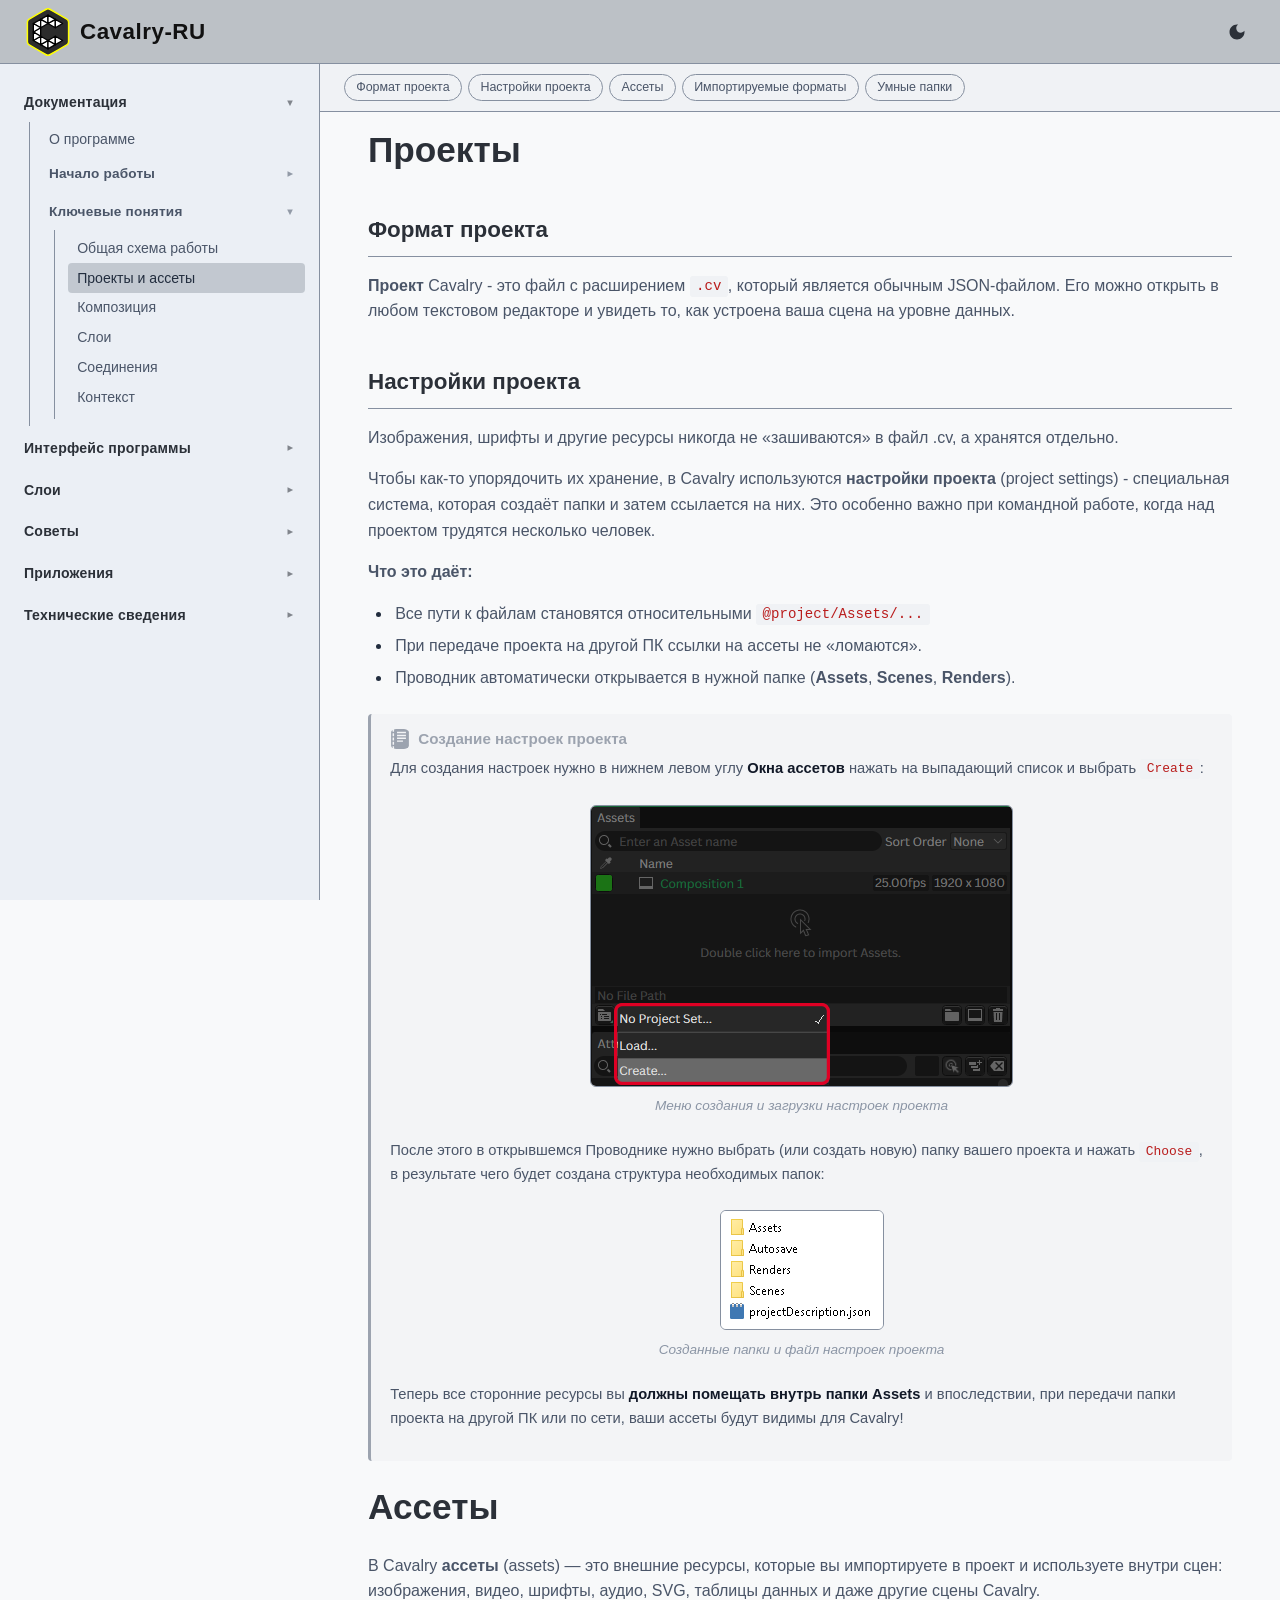
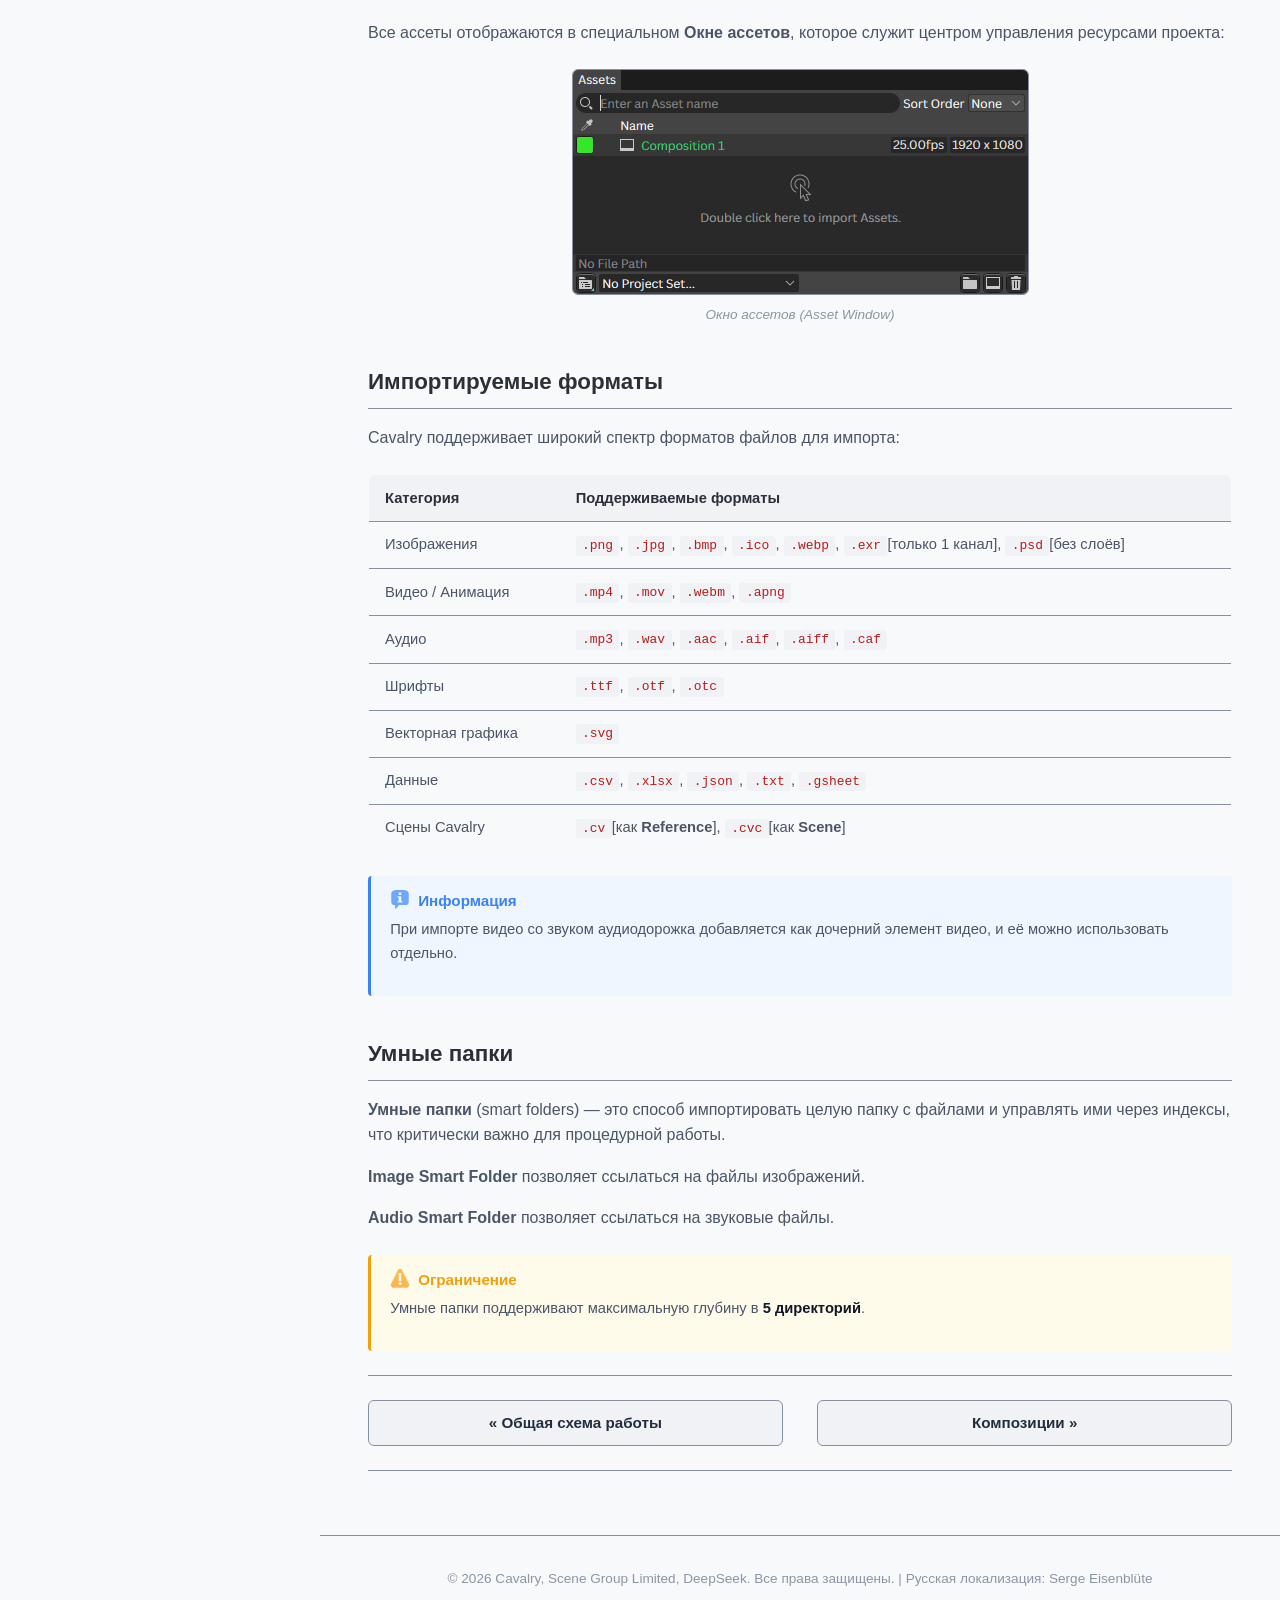
<file: pages/info-assets-and-projects.html>
<!DOCTYPE html>
<html lang="ru">
<head>
    <meta charset="UTF-8">
    <meta name="viewport" content="width=device-width, initial-scale=1.0">
    <title>Проекты и ассеты | Cavalry</title>
    <script>
    (function () {
        var saved = null;
        try {
            saved = localStorage.getItem('cavalry-theme');
        } catch (e) {
            saved = null;
        }

        var prefersLight = false;
        try {
            if (window.matchMedia) {
                prefersLight = window.matchMedia('(prefers-color-scheme: light)').matches;
            }
        } catch (e) {
            prefersLight = false;
        }

        var theme = saved || (prefersLight ? 'light' : 'dark');
        if (theme === 'light') {
            document.documentElement.className += ' light';
        }
    })();
</script>
    <style>
        .light-preload body { background: #fff; }
    </style>
    <link rel="icon" href="../favicon.ico" type="image/x-icon">
    <link rel="stylesheet" href="../style.css">
</head>
<body>

<header></header>

<aside data-lenis-prevent></aside>

<nav class="page-toc">
    <ul>
        <li><a class="toc-item" href="#Формат проекта">Формат проекта</a></li>
        <li><a class="toc-item" href="#Настройки проекта">Настройки проекта</a></li>
        <li><a class="toc-item" href="#Ассеты">Ассеты</a></li>
        <li><a class="toc-item" href="#Импортируемые форматы">Импортируемые форматы</a></li>
        <li><a class="toc-item" href="#Умные папки">Умные папки</a></li>
    </ul>
</nav>

<main>
    <div class="content">
        <h1>Проекты</h1>

        <h2 id="Формат проекта">Формат проекта</h2>
        <p><strong>Проект</strong> Cavalry - это файл с расширением <code>.cv</code>, который является обычным JSON-файлом. Его можно открыть в любом текстовом редакторе и увидеть то, как устроена ваша сцена на уровне данных.
        </p>

        <h2 id="Настройки проекта">Настройки проекта</h2>
        <p>
            Изображения, шрифты и другие ресурсы никогда не «зашиваются» в файл .cv, а хранятся отдельно.
        </p>
        <p>
            Чтобы как-то упорядочить их хранение, в Cavalry используются <strong>настройки проекта</strong> (project settings) - 
            специальная система, которая создаёт папки и затем ссылается на них.  
            Это особенно важно при командной работе, когда над проектом трудятся несколько человек.
        </p>
        
        <p><strong>Что это даёт:</strong></p>

        <ul class="content-list">
            <li>
                Все пути к файлам становятся относительными
                <code>@project/Assets/...</code>
            </li>
            <li>
                При передаче проекта на другой ПК ссылки на ассеты
                не «ломаются».
            </li>
            <li>
                Проводник автоматически открывается в нужной папке
                (<strong>Assets</strong>, <strong>Scenes</strong>, <strong>Renders</strong>).
            </li>
        </ul>

        <div class="note-box">
            <div class="boxtitle">
                <img class="icon" src="../imgs/note.svg" width="20" height="20" alt="">
                <span>Создание настроек проекта</span>
            </div>
            <p>Для создания настроек нужно в нижнем левом углу <strong>Окна ассетов</strong> нажать на выпадающий список и выбрать <code>Create</code>:</p>
            
            <figure>
                <img src="../imgs/create-project-settings.png">
                <figcaption>Меню создания и загрузки настроек проекта</figcaption>
            </figure>
                
            <p>После этого в открывшемся Проводнике нужно выбрать (или создать новую) папку вашего проекта и нажать <code>Choose</code>,
            в результате чего будет создана структура необходимых папок:</p>
            
            <figure>
                <img src="../imgs/project-folders.png">
                <figcaption>Созданные папки и файл настроек проекта</figcaption>
            </figure>
            
            <p>Теперь все сторонние ресурсы вы <strong>должны помещать внутрь папки Assets</strong> и впоследствии, при передачи папки проекта на другой ПК
            или по сети, ваши ассеты будут видимы для Cavalry!</p>
            
        </div>
        
        

        <h1 id="Ассеты">Ассеты</h1>

        <p>
            В Cavalry <strong>ассеты</strong> (assets) — это внешние ресурсы, которые вы
            импортируете в проект и используете внутри сцен: изображения,
            видео, шрифты, аудио, SVG, таблицы данных и даже другие
            сцены Cavalry.
        </p>

        <p>
            Все ассеты отображаются в специальном <strong>Окне ассетов</strong>,
            которое служит центром управления ресурсами проекта:
        </p>

        <figure>
            <img src="../imgs/assets-windows.png">
            <figcaption>Окно ассетов (Asset Window)</figcaption>
        </figure>
        
        

        <h2 id="Импортируемые форматы">Импортируемые форматы</h2>
        <p>
            Cavalry поддерживает широкий спектр форматов файлов для импорта:
        </p>

        <table>
            <thead>
                <tr>
                    <th>Категория</th>
                    <th>Поддерживаемые форматы</th>
                </tr>
            </thead>
            <tbody>
                <tr>
                    <td>Изображения</td>
                    <td>
                        <code>.png</code>, <code>.jpg</code>, <code>.bmp</code>,
                        <code>.ico</code>, <code>.webp</code>, <code>.exr</code>[только 1 канал], <code>.psd</code>[без слоёв]
                    </td>
                </tr>
                <tr>
                    <td>Видео / Анимация</td>
                    <td>
                        <code>.mp4</code>, <code>.mov</code>, <code>.webm</code>, <code>.apng</code>
                        
                    </td>
                </tr>
                <tr>
                    <td>Аудио</td>
                    <td>
                        <code>.mp3</code>, <code>.wav</code>, <code>.aac</code>,
                        <code>.aif</code>, <code>.aiff</code>, <code>.caf</code>
                    </td>
                </tr>
                <tr>
                    <td>Шрифты</td>
                    <td><code>.ttf</code>, <code>.otf</code>, <code>.otc</code></td>
                </tr>
                <tr>
                    <td>Векторная графика</td>
                    <td><code>.svg</code></td>
                </tr>
                <tr>
                    <td>Данные</td>
                    <td>
                        <code>.csv</code>, <code>.xlsx</code>, <code>.json</code>,
                        <code>.txt</code>, <code>.gsheet</code>
                    </td>
                </tr>
                <tr>
                    <td>Сцены Cavalry</td>
                    <td>
                        <code>.cv</code>[как <strong>Reference</strong>],
                        <code>.cvc</code>[как <strong>Scene</strong>]
                    </td>
                </tr>
            </tbody>
        </table>

        <div class="info-box">
            <div class="boxtitle">
                <img class="icon" src="../imgs/info.svg" width="20" height="20" alt="">
                <span>Информация</span>
            </div>
            <p>
                При импорте видео со звуком аудиодорожка добавляется как
                дочерний элемент видео, и её можно использовать отдельно.
            </p>
        </div>

        <h2 id="Умные папки">Умные папки</h2>
        <p>
            <strong>Умные папки</strong> (smart folders) — это способ импортировать целую
            папку с файлами и управлять ими через индексы, что критически
            важно для процедурной работы.
        </p>

        <p>
            <strong>Image Smart Folder</strong> позволяет ссылаться на файлы изображений.
        </p>

        <p>
            <strong>Audio Smart Folder</strong> позволяет ссылаться на звуковые файлы.
        </p>

        <div class="warn-box">
            <div class="boxtitle">
                <img class="icon" src="../imgs/warn.svg" width="20" height="20" alt="">
                <span>Ограничение</span>
            </div>
            <p>
                Умные папки поддерживают максимальную глубину
                в <strong>5 директорий</strong>.
            </p>
        </div>



        <div class="page-nav">
            <a href="main-principle.html">&laquo; Общая схема работы</a>
            <a href="info-compositions.html">Композиции &raquo;</a>
        </div>

    </div>
</main>

<footer></footer>

<script src="../js/lenis.min.js"></script>
<script src="../js/sidebar.js"></script>
<script src="../js/header.js"></script>
<script src="../js/footer.js"></script>
<script src="../js/script.js"></script>
<script src="../js/theme.js"></script>
<script src="../js/smooth-scroll.js"></script> 
</body>
</html>
</file>
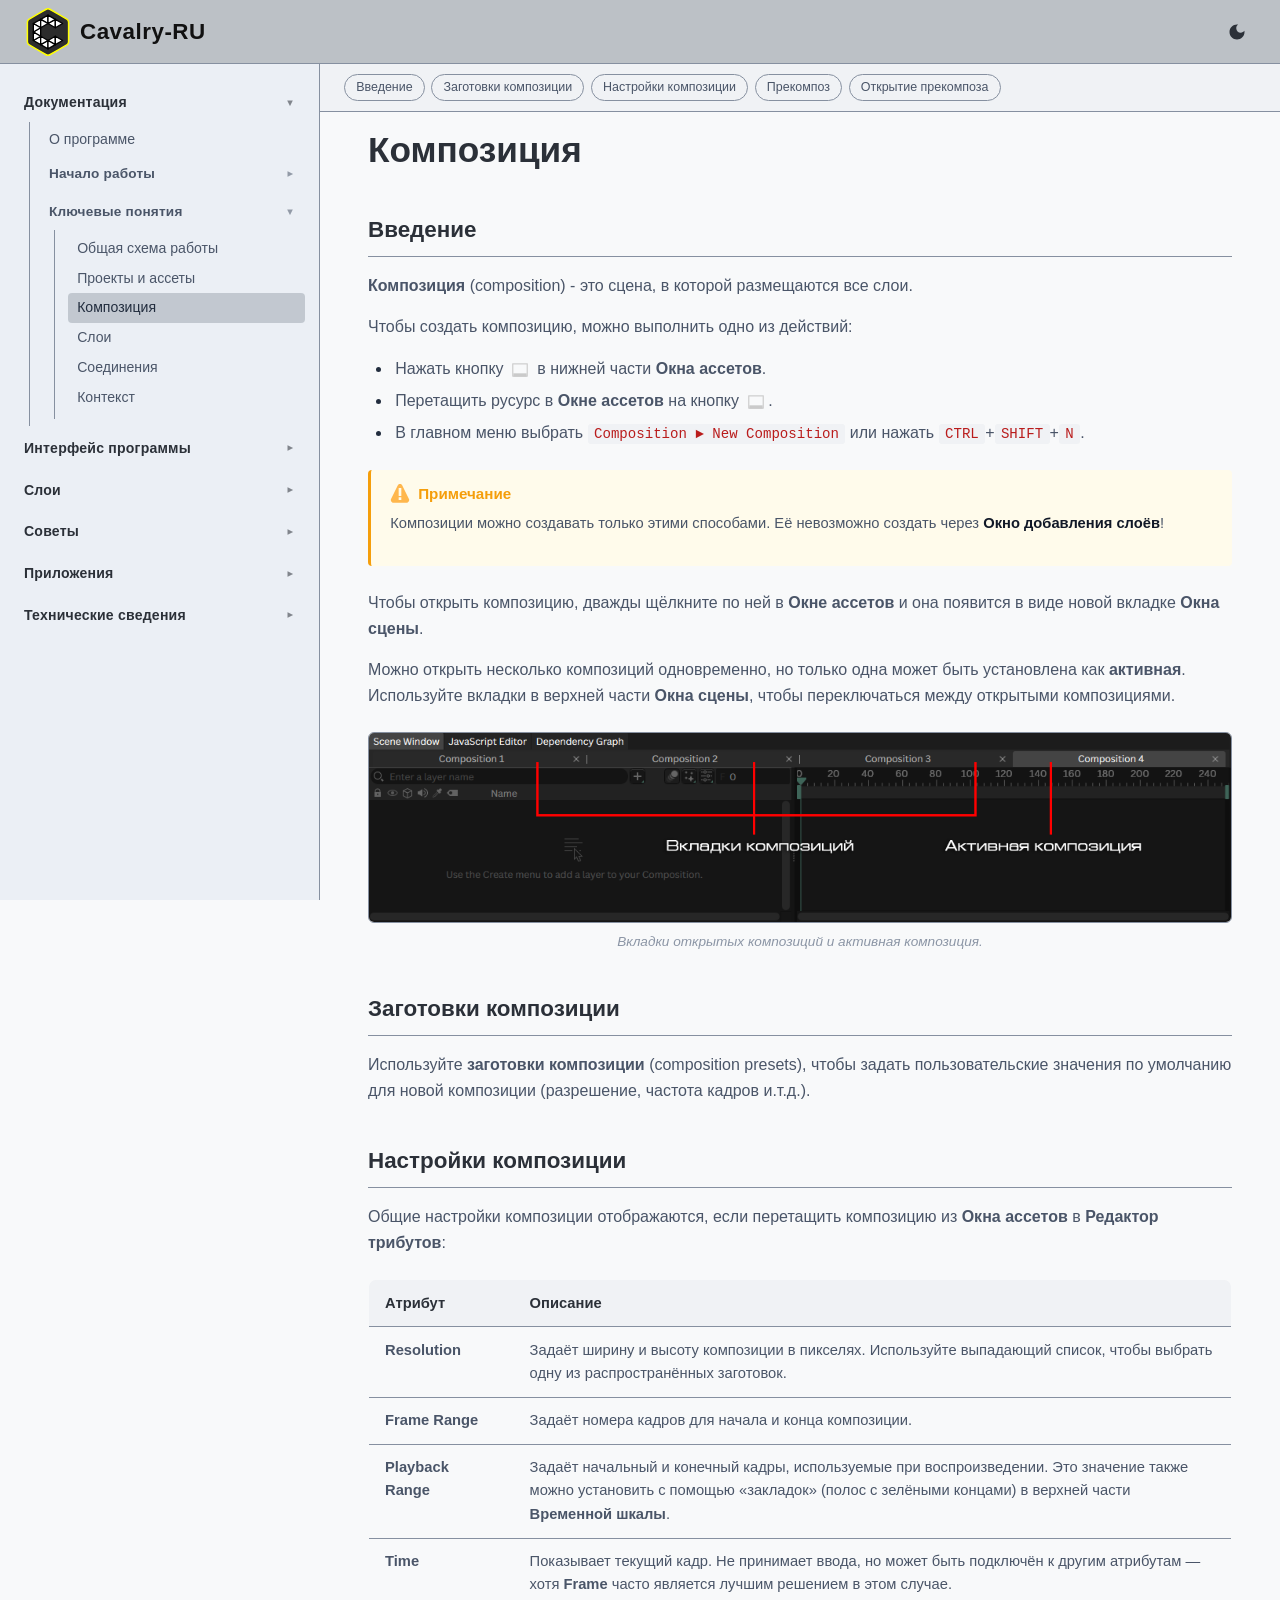
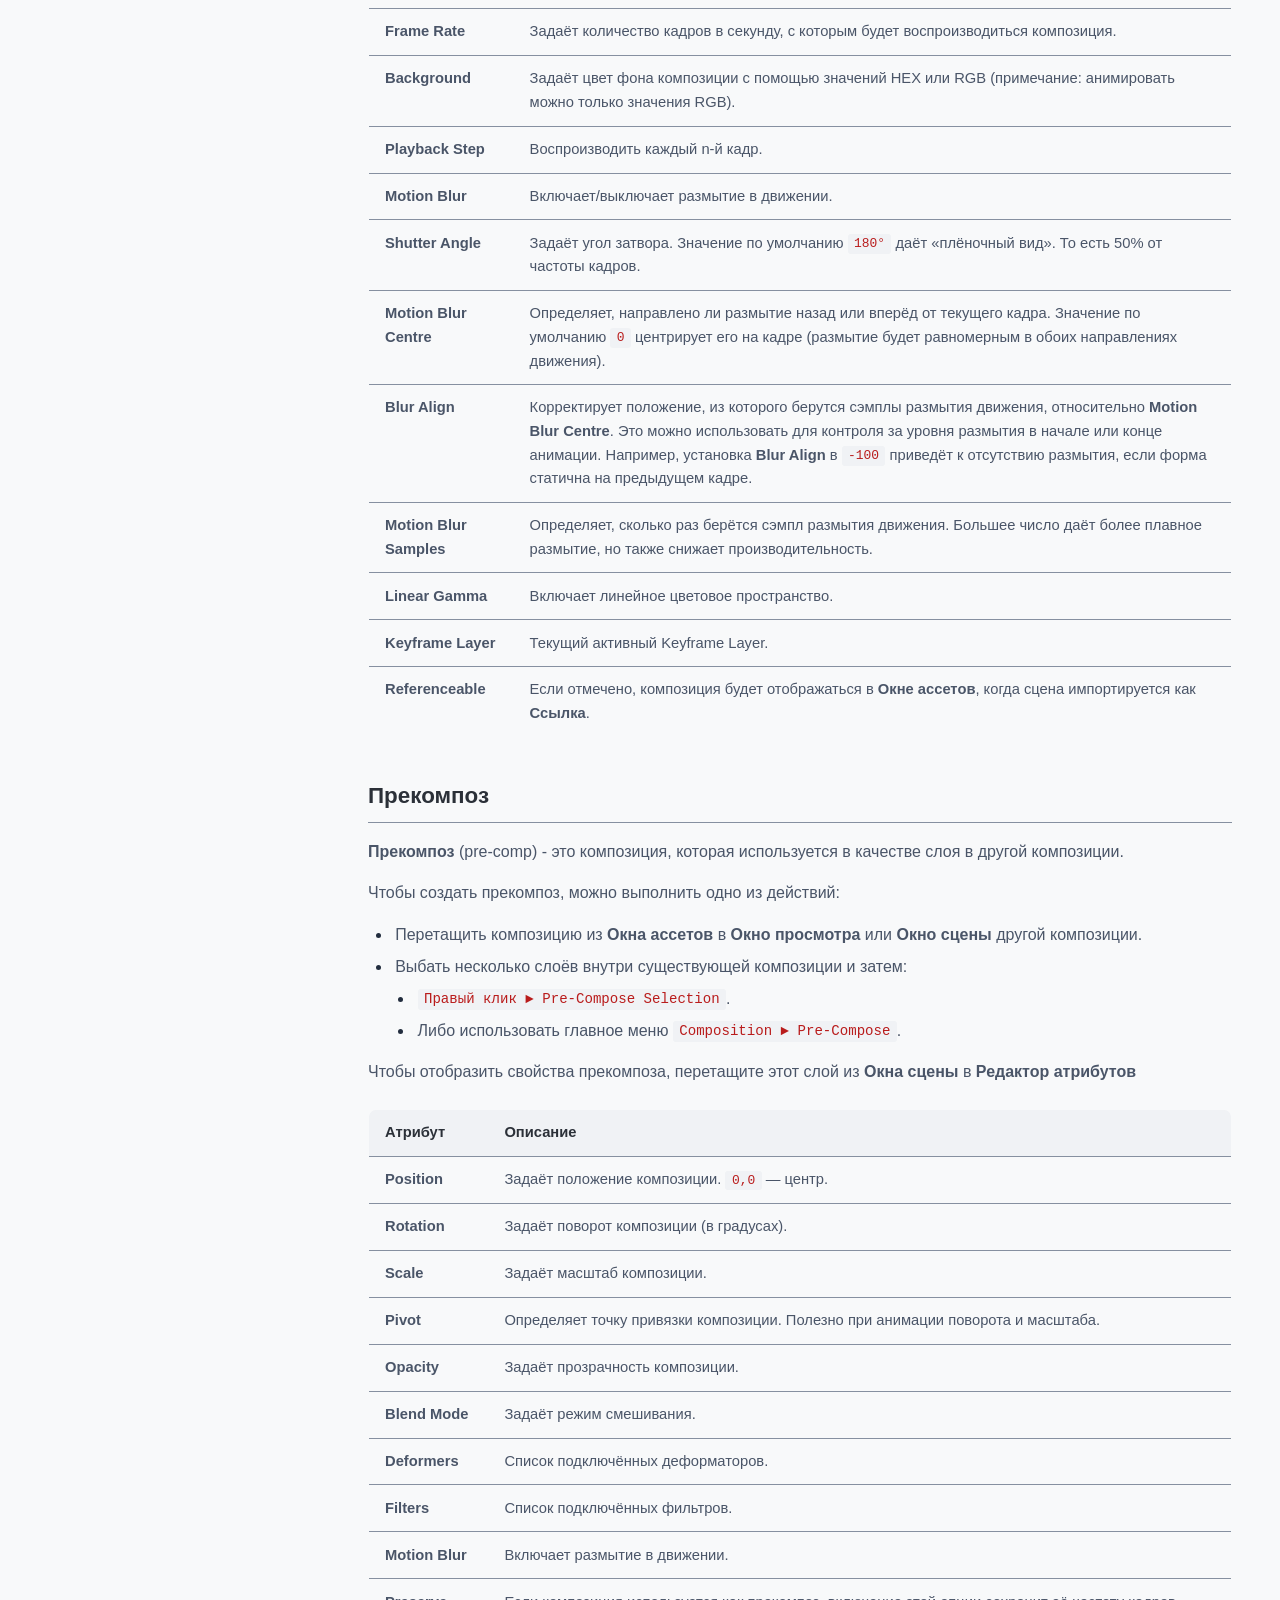
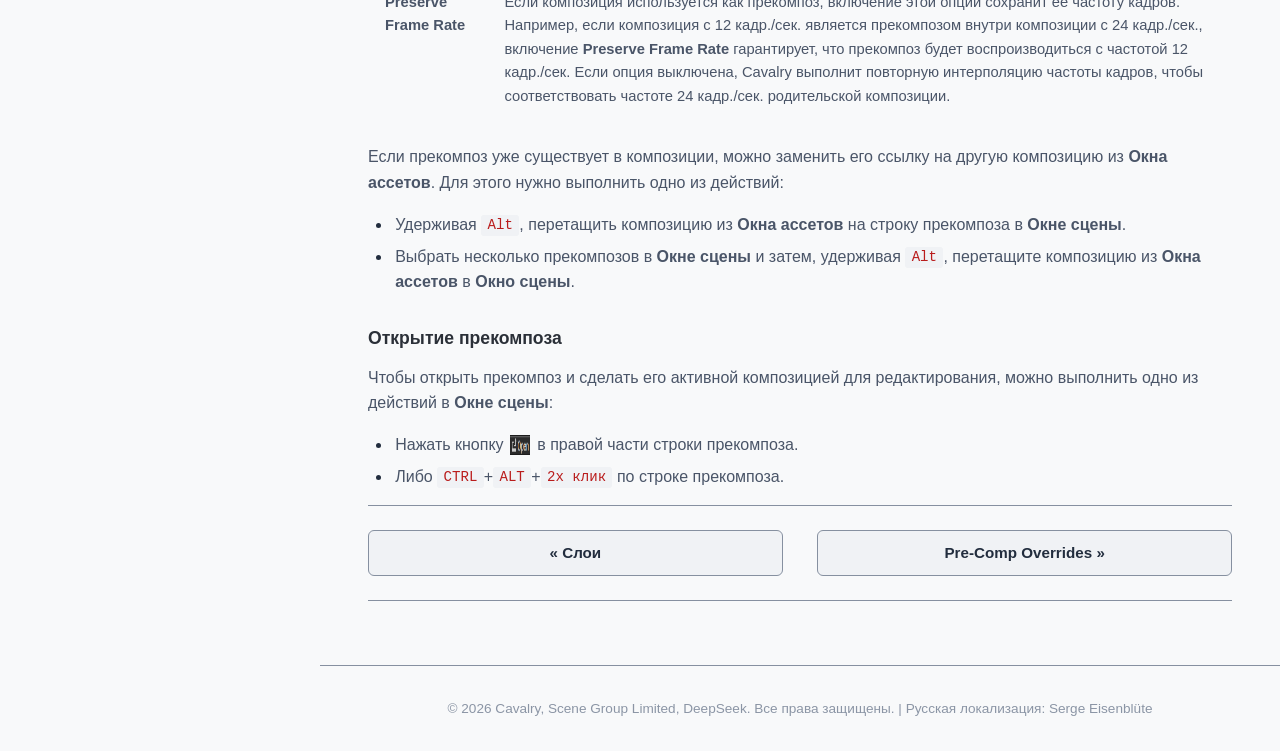
<file: pages/info-composition.html>
<!DOCTYPE html>
<html lang="ru">
<head>
    <meta charset="UTF-8">
    <meta name="viewport" content="width=device-width, initial-scale=1.0">
    <title>Композиция | Cavalry</title>
<script>
    (function () {
        var saved = null;
        try {
            saved = localStorage.getItem('cavalry-theme');
        } catch (e) {
            saved = null;
        }

        var prefersLight = false;
        try {
            if (window.matchMedia) {
                prefersLight = window.matchMedia('(prefers-color-scheme: light)').matches;
            }
        } catch (e) {
            prefersLight = false;
        }

        var theme = saved || (prefersLight ? 'light' : 'dark');
        if (theme === 'light') {
            document.documentElement.className += ' light';
        }
    })();
</script>
    <style>
        .light-preload body { background: #fff; }
    </style>
    <link rel="icon" href="../favicon.ico" type="image/x-icon">
    <link rel="stylesheet" href="../style.css">
</head>
<body>

<header></header>

<aside data-lenis-prevent></aside>

<nav class="page-toc">
    
    <ul>
        <li><a class="toc-item" href="#Введение">Введение</a></li>
        <li><a class="toc-item" href="#Заготовки композиции">Заготовки композиции</a></li>
        <li><a class="toc-item" href="#Настройки композиции">Настройки композиции</a></li>
        <li><a class="toc-item" href="#Прекомпоз">Прекомпоз</a></li>
        <li><a class="toc-item" href="#Открытие прекомпоза">Открытие прекомпоза</a></li>
    </ul>
</nav>

<main>
    <div class="content">
        <h1>Композиция</h1>

        <h2 id="Введение">Введение</h2>
        <p><strong>Композиция</strong> (composition) - это сцена, в которой размещаются все слои.</p>

        <p>Чтобы создать композицию, можно выполнить одно из действий:</p>

        <ul class="content-list">
            <li>
                Нажать кнопку
                <img class="inline-icon" src="../imgs/comp.svg" width="20" height="20" alt="">
                в нижней части <strong>Окна ассетов</strong>.
            </li>
            <li>
                Перетащить русурс в <strong>Окне ассетов</strong>
                на кнопку
                <img class="inline-icon" src="../imgs/comp.svg" width="20" height="20" alt="">.
            </li>
            <li>
                В главном меню выбрать <code>Composition ► New Composition</code>
                или нажать <code>CTRL</code>+<code>SHIFT</code>+<code>N</code>.
            </li>
        </ul>

        <div class="warn-box">
            <div class="boxtitle">
                <img class="icon" src="../imgs/warn.svg" width="20" height="20" alt="">
                <span>Примечание</span>
            </div>
            <p>
                Композиции можно создавать только этими способами.
                Её невозможно создать через <strong>Окно добавления слоёв</strong>!
            </p>
        </div>

        <p>
            Чтобы открыть композицию, дважды щёлкните по ней
            в <strong>Окне ассетов</strong> и она появится в виде новой вкладке <strong>Окна сцены</strong>.
        </p>
        
        <p>
            Можно открыть несколько композиций одновременно, но только
            одна может быть установлена как <strong>активная</strong>.
            Используйте вкладки в верхней части <strong>Окна сцены</strong>,
            чтобы переключаться между открытыми композициями.
        </p>


        <figure>
            <img src="../imgs/comp-tabs.png">
            <figcaption>Вкладки открытых композиций и активная композиция.</figcaption>
        </figure>




        <h2 id="Заготовки композиции">Заготовки композиции</h2>
        <p>
            Используйте <strong>заготовки композиции</strong> (composition presets), чтобы задать пользовательские значения по умолчанию для новой композиции (разрешение, частота кадров и.т.д.).
        </p>


<h2 id="Настройки композиции">Настройки композиции</h2>
        
        <p>Общие настройки композиции отображаются, если перетащить композицию из
        <strong>Окна ассетов</strong> в <strong>Редактор трибутов</strong>:</p>
        
        <table>
            <thead>
                <tr>
                    <th>Атрибут</th>
                    <th>Описание</th>
                </tr>
            </thead>
            <tbody>
                <tr>
                    <td><strong>Resolution</strong></td>
                    <td>
                        Задаёт ширину и высоту композиции в пикселях.
                        Используйте выпадающий список, чтобы выбрать
                        одну из распространённых заготовок.
                    </td>
                </tr>
                <tr>
                    <td><strong>Frame Range</strong></td>
                    <td>
                        Задаёт номера кадров для начала и конца композиции.
                    </td>
                </tr>
                <tr>
                    <td><strong>Playback Range</strong></td>
                    <td>
                        Задаёт начальный и конечный кадры, используемые
                        при воспроизведении. Это значение также можно
                        установить с помощью «закладок» (полос с зелёными
                        концами) в верхней части <strong>Временной шкалы</strong>.
                    </td>
                </tr>
                <tr>
                    <td><strong>Time</strong></td>
                    <td>
                        Показывает текущий кадр. Не принимает ввода,
                        но может быть подключён к другим атрибутам —
                        хотя <strong>Frame</strong> часто является лучшим
                        решением в этом случае.
                    </td>
                </tr>
                <tr>
                    <td><strong>Frame Rate</strong></td>
                    <td>
                        Задаёт количество кадров в секунду, с которым
                        будет воспроизводиться композиция.
                    </td>
                </tr>
                <tr>
                    <td><strong>Background</strong></td>
                    <td>
                        Задаёт цвет фона композиции с помощью значений
                        HEX или RGB (примечание: анимировать можно только
                        значения RGB).
                    </td>
                </tr>
                <tr>
                    <td><strong>Playback Step</strong></td>
                    <td>Воспроизводить каждый n-й кадр.</td>
                </tr>
                <tr>
                    <td><strong>Motion Blur</strong></td>
                    <td>Включает/выключает размытие в движении.</td>
                </tr>
                <tr>
                    <td><strong>Shutter Angle</strong></td>
                    <td>
                        Задаёт угол затвора. Значение по умолчанию
                        <code>180°</code> даёт «плёночный вид».
                        То есть 50% от частоты кадров.
                    </td>
                </tr>
                <tr>
                    <td><strong>Motion Blur Centre</strong></td>
                    <td>
                        Определяет, направлено ли размытие назад или
                        вперёд от текущего кадра. Значение по умолчанию
                        <code>0</code> центрирует его на кадре (размытие
                        будет равномерным в обоих направлениях движения).
                    </td>
                </tr>
                <tr>
                    <td><strong>Blur Align</strong></td>
                    <td>
                        Корректирует положение, из которого берутся
                        сэмплы размытия движения, относительно
                        <strong>Motion Blur Centre</strong>. Это можно использовать
                         для контроля за уровня размытия в начале
                        или конце анимации. Например, установка
                        <strong>Blur Align</strong> в <code>-100</code>
                        приведёт к отсутствию размытия, если форма
                        статична на предыдущем кадре.
                    </td>
                </tr>
                <tr>
                    <td><strong>Motion Blur Samples</strong></td>
                    <td>
                        Определяет, сколько раз берётся сэмпл размытия
                        движения. Большее число даёт более плавное
                        размытие, но также снижает производительность.
                    </td>
                </tr>
                <tr>
                    <td><strong>Linear Gamma</strong></td>
                    <td>Включает линейное цветовое пространство.</td>
                </tr>
                <tr>
                    <td><strong>Keyframe Layer</strong></td>
                    <td>Текущий активный Keyframe Layer.</td>
                </tr>
                <tr>
                    <td><strong>Referenceable</strong></td>
                    <td>
                        Если отмечено, композиция будет отображаться
                        в <strong>Окне ассетов</strong>, когда сцена
                        импортируется как <strong>Ссылка</strong>.
                    </td>
                </tr>
            </tbody>
        </table>
        

        <h2 id="Прекомпоз">Прекомпоз</h2>
        <p>
            <strong>Прекомпоз</strong> (pre-comp) - это композиция, которая используется в качестве слоя
            в другой композиции.
        </p>
        
        <p>Чтобы создать прекомпоз, можно выполнить одно из действий:</p>

        <ul class="content-list">
            <li>
                Перетащить композицию из <strong>Окна ассетов</strong>
                в <strong>Окно просмотра</strong> или <strong>Окно сцены</strong>
                другой композиции.
            </li>
            <li>
                Выбать несколько слоёв внутри существующей композиции
                и затем:
                <ul>
                    <li>
                        <code>Правый клик ► Pre-Compose Selection</code>.
                    </li>
                    <li>
                        Либо использовать главное меню
                        <code>Composition ► Pre-Compose</code>.
                    </li>
                </ul>
            </li>
        </ul>
        
        <p>Чтобы отобразить свойства прекомпоза, перетащите этот слой
            из <strong>Окна сцены</strong> в <strong>Редактор атрибутов</strong></p>

        <table>
    <thead>
        <tr>
            <th>Атрибут</th>
            <th>Описание</th>
        </tr>
    </thead>
    <tbody>
        <tr>
            <td><strong>Position</strong></td>
            <td>
                Задаёт положение композиции. <code>0,0</code> — центр.
            </td>
        </tr>
        <tr>
            <td><strong>Rotation</strong></td>
            <td>Задаёт поворот композиции (в градусах).</td>
        </tr>
        <tr>
            <td><strong>Scale</strong></td>
            <td>Задаёт масштаб композиции.</td>
        </tr>
        <tr>
            <td><strong>Pivot</strong></td>
            <td>
                Определяет точку привязки композиции. Полезно
                при анимации поворота и масштаба.
            </td>
        </tr>
        <tr>
            <td><strong>Opacity</strong></td>
            <td>Задаёт прозрачность композиции.</td>
        </tr>
        <tr>
            <td><strong>Blend Mode</strong></td>
            <td>Задаёт режим смешивания.</td>
        </tr>
        <tr>
            <td><strong>Deformers</strong></td>
            <td>Список подключённых деформаторов.</td>
        </tr>
        <tr>
            <td><strong>Filters</strong></td>
            <td>Список подключённых фильтров.</td>
        </tr>
        <tr>
            <td><strong>Motion Blur</strong></td>
            <td>Включает размытие в движении.</td>
        </tr>
        <tr>
            <td><strong>Preserve Frame Rate</strong></td>
            <td>
                Если композиция используется как прекомпоз, включение
                этой опции сохранит её частоту кадров. Например, если
                композиция с 12 кадр./сек. является прекомпозом внутри композиции
                с 24 кадр./сек., включение <strong>Preserve Frame Rate</strong>
                гарантирует, что прекомпоз будет воспроизводиться
                с частотой 12 кадр./сек. Если опция выключена, Cavalry
                выполнит повторную интерполяцию частоты кадров,
                чтобы соответствовать частоте 24 кадр./сек. родительской
                композиции.
            </td>
        </tr>
    </tbody>
</table>
        

        <p>
            Если прекомпоз уже существует в композиции, можно заменить
            его ссылку на другую композицию из <strong>Окна ассетов</strong>.
            Для этого нужно выполнить одно из действий:
        </p>

        <ul class="content-list">
            <li>
                Удерживая <code>Alt</code>, перетащить композицию
                из <strong>Окна ассетов</strong> на строку прекомпоза
                в <strong>Окне сцены</strong>.
            </li>
            <li>
                Выбрать несколько прекомпозов в <strong>Окне сцены</strong>
                и затем, удерживая <code>Alt</code>, перетащите
                композицию из <strong>Окна ассетов</strong>
                в <strong>Окно сцены</strong>.
            </li>
        </ul>

        <h3 id="Открытие прекомпоза">Открытие прекомпоза</h3>
        <p>
            Чтобы открыть прекомпоз и сделать его активной композицией для редактирования,
            можно выполнить одно из действий в <strong>Окне сцены</strong>:
            
            <ul class="content-list">
                <li>
                    Нажать кнопку <img class="inline-icon" src="../imgs/precomp-open.png" width="56" height="18" alt=""> в правой части строки прекомпоза.
                </li>
                <li>
                    Либо <code>CTRL</code>+<code>ALT</code>+<code>2х клик</code> по строке прекомпоза.
                </li>
            </ul>
        </p>



        <div class="page-nav">
            <a href="layers.html">&laquo; Слои</a>
            <a href="composition-precomp-overrides.html">Pre-Comp Overrides &raquo;</a>
        </div>

    </div>
</main>

<footer></footer>

<script src="../js/lenis.min.js"></script>
<script src="../js/sidebar.js"></script>
<script src="../js/header.js"></script>
<script src="../js/footer.js"></script>
<script src="../js/script.js"></script>
<script src="../js/theme.js"></script>
<script src="../js/smooth-scroll.js"></script> 
</body>
</html>
</file>
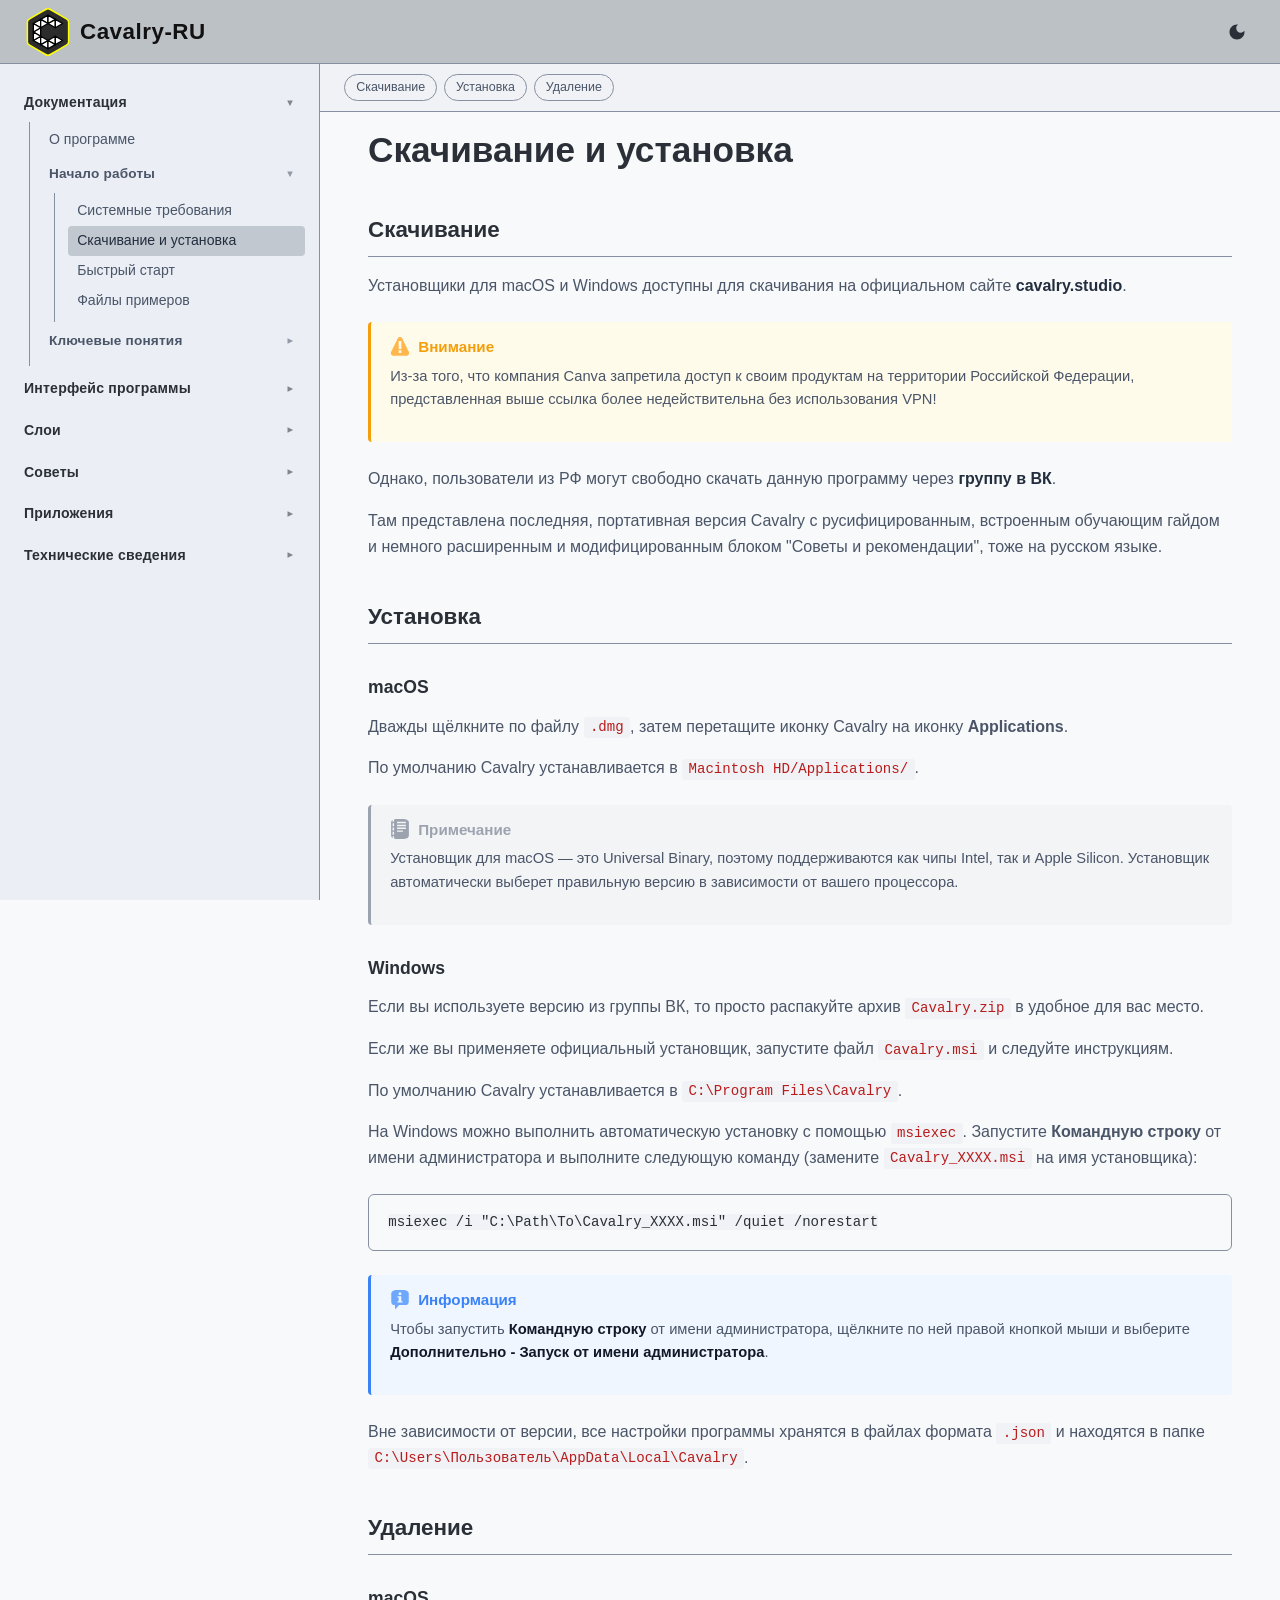
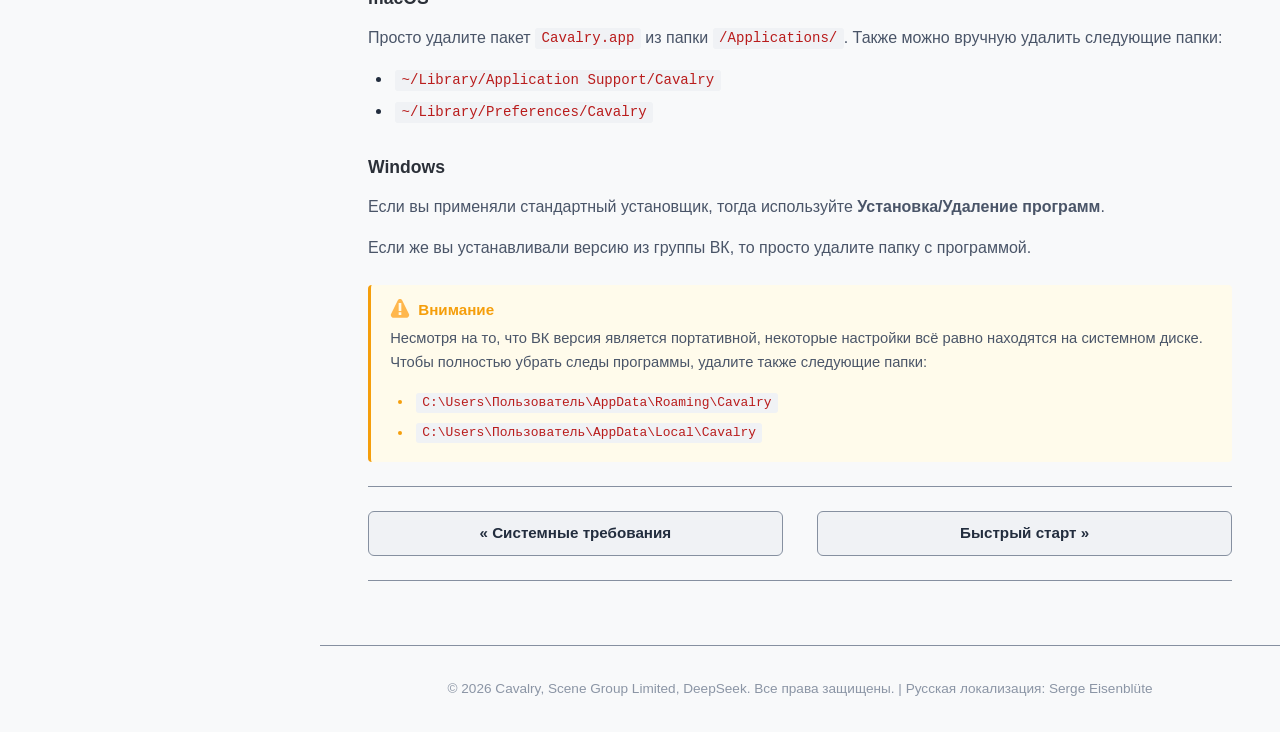
<file: pages/installation.html>
<!DOCTYPE html>
<html lang="ru">
<head>
    <meta charset="UTF-8">
    <meta name="viewport" content="width=device-width, initial-scale=1.0">
    <title>Скачивание и установка | Cavalry</title>
    <script>
    (function () {
        var saved = null;
        try {
            saved = localStorage.getItem('cavalry-theme');
        } catch (e) {
            saved = null;
        }

        var prefersLight = false;
        try {
            if (window.matchMedia) {
                prefersLight = window.matchMedia('(prefers-color-scheme: light)').matches;
            }
        } catch (e) {
            prefersLight = false;
        }

        var theme = saved || (prefersLight ? 'light' : 'dark');
        if (theme === 'light') {
            document.documentElement.className += ' light';
        }
    })();
</script>
    <style>
        .light-preload body { background: #ffffff; }
    </style>
    <link rel="stylesheet" href="../style.css">
    <link rel="icon" href="../favicon.ico" type="image/x-icon">
</head>
<body>

<header></header>

<aside data-lenis-prevent></aside>

<nav class="page-toc">
    <ul>
        <li><a class="toc-item" href="#Скачивание">Скачивание</a></li>
        <li><a class="toc-item" href="#Установка">Установка</a></li>
        <li><a class="toc-item" href="#Удаление">Удаление</a></li>
    </ul>
</nav>

<main>
    <div class="content">
        <h1>Скачивание и установка</h1>

        <h2 id="Скачивание">Скачивание</h2>
        <p>
            Установщики для macOS и Windows доступны для скачивания
            на официальном сайте <a href="https://cavalry.studio" target="_blank" rel="noopener">cavalry.studio</a>.
        </p>
        
        <div class="warn-box">
            <div class="boxtitle">
                <img class="icon" src="../imgs/warn.svg" width="20" height="20" alt="">
                <span>Внимание</span>
            </div>
            <p>
                Из-за того, что компания Canva запретила доступ к своим продуктам на территории Российской Федерации, представленная выше ссылка более недействительна без использования VPN!
            </p>
        </div>
        
        <p>Однако, пользователи из РФ могут свободно скачать данную программу через <a href="https://vk.ru/cavalry_mograph" target="_blank" rel="noopener">группу в ВК</a>.</p> 

<p>Там представлена последняя, портативная версия Cavalry с русифицированным, встроенным обучающим гайдом и немного расширенным и модифицированным блоком "Советы и рекомендации", тоже на русском языке.
        </p>

        <h2 id="Установка">Установка</h2>

        <h3>macOS</h3>
        <p>
            Дважды щёлкните по файлу <code>.dmg</code>, затем перетащите
            иконку Cavalry на иконку <strong>Applications</strong>.
        </p>
        <p>
            По умолчанию Cavalry устанавливается в
            <code>Macintosh HD/Applications/</code>.
        </p>

        <div class="note-box">
            <div class="boxtitle">
                <img class="icon" src="../imgs/note.svg" width="20" height="20" alt="">
                <span>Примечание</span>
            </div>
            <p>
                Установщик для macOS — это Universal Binary, поэтому
                поддерживаются как чипы Intel, так и Apple Silicon.
                Установщик автоматически выберет правильную версию
                в зависимости от вашего процессора.
            </p>
        </div>

        <h3>Windows</h3>
        
         <p>
            Если вы используете версию из группы ВК, то просто распакуйте архив <code>Cavalry.zip</code> в удобное для вас место.
        </p>
        
        
        <p>
            Если же вы применяете официальный установщик, запустите файл <code>Cavalry.msi</code> и следуйте инструкциям.
        </p>
        <p>
            По умолчанию Cavalry устанавливается в
            <code>C:\Program Files\Cavalry</code>.
        </p>

        <p>
            На Windows можно выполнить автоматическую установку
            с помощью <code>msiexec</code>. Запустите <strong>Командную строку</strong>
            от имени администратора и выполните следующую команду
            (замените <code>Cavalry_XXXX.msi</code> на имя установщика):
        </p>

        <pre><code>msiexec /i "C:\Path\To\Cavalry_XXXX.msi" /quiet /norestart</code></pre>

        <div class="info-box">
            <div class="boxtitle">
                <img class="icon" src="../imgs/info.svg" width="20" height="20" alt="">
                <span>Информация</span>
            </div>
            <p>
                Чтобы запустить <strong>Командную строку</strong> от имени
                администратора, щёлкните по ней правой кнопкой мыши и выберите <strong>Дополнительно - Запуск от имени администратора</strong>.
            </p>
        </div>

        <p>Вне зависимости от версии, все настройки программы хранятся в файлах формата <code>.json</code> и находятся в папке <code>C:\Users\Пользователь\AppData\Local\Cavalry</code>.</p>

        <h2 id="Удаление">Удаление</h2>

        <h3>macOS</h3>
        <p>
            Просто удалите пакет <code>Cavalry.app</code> из папки
            <code>/Applications/</code>. Также можно вручную удалить
            следующие папки:
        </p>
        <ul class="content-list">
            <li><code>~/Library/Application Support/Cavalry</code></li>
            <li><code>~/Library/Preferences/Cavalry</code></li>
        </ul>

        <h3>Windows</h3>
        <p>
            Если вы применяли стандартный установщик, тогда используйте <strong>Установка/Удаление программ</strong>.
        </p>
        
        <p>Если же вы устанавливали версию из группы ВК, то просто удалите папку с программой.</p>

        <div class="warn-box">
            <div class="boxtitle">
                <img class="icon" src="../imgs/warn.svg" width="20" height="20" alt="">
                <span>Внимание</span>
            </div>
            <p>
               Несмотря на то, что ВК версия является портативной, некоторые настройки всё равно находятся на системном диске. Чтобы полностью убрать следы программы, удалите также следующие папки:
 
            </p>

<ul class="content-list">
            <li><code>C:\Users\Пользователь\AppData\Roaming\Cavalry</code></li>
            <li><code>C:\Users\Пользователь\AppData\Local\Cavalry</code></li>
        </ul>


        </div>
        

        <div class="page-nav">
            <a href="requirements.html">&laquo; Системные требования</a>
            <a href="quick-start.html">Быстрый старт &raquo;</a>
        </div>

    </div>
</main>

<footer></footer>

<script src="../js/lenis.min.js"></script>
<script src="../js/sidebar.js"></script>
<script src="../js/header.js"></script>
<script src="../js/footer.js"></script>
<script src="../js/script.js"></script>
<script src="../js/theme.js"></script>
<script src="../js/smooth-scroll.js"></script> 
</body>
</html>
</file>
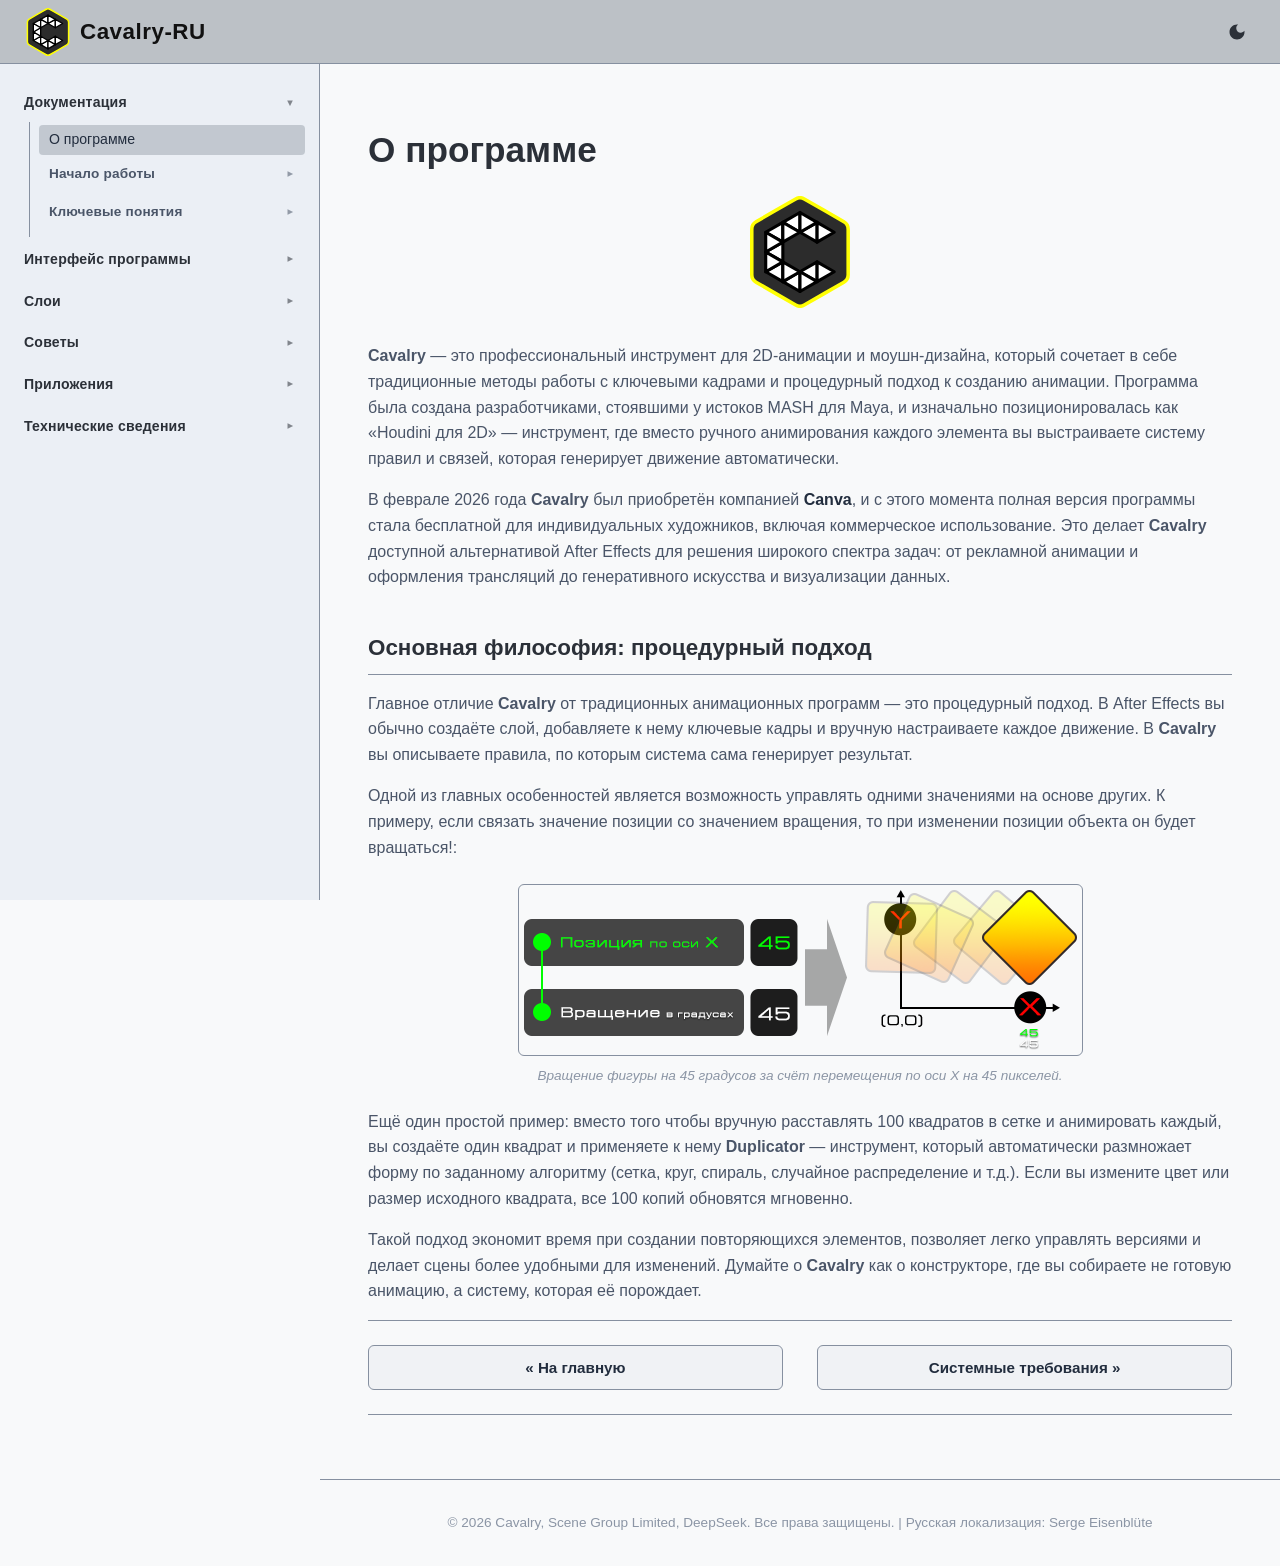
<file: pages/introduction.html>
<!DOCTYPE html>
<html lang="ru">
<head>
    <meta charset="UTF-8">
    <meta name="viewport" content="width=device-width, initial-scale=1.0">
    <title>Введение | Cavalry</title>
    <script>
    (function () {
        var saved = null;
        try {
            saved = localStorage.getItem('cavalry-theme');
        } catch (e) {
            saved = null;
        }

        var prefersLight = false;
        try {
            if (window.matchMedia) {
                prefersLight = window.matchMedia('(prefers-color-scheme: light)').matches;
            }
        } catch (e) {
            prefersLight = false;
        }

        var theme = saved || (prefersLight ? 'light' : 'dark');
        if (theme === 'light') {
            document.documentElement.className += ' light';
        }
    })();
</script>
    <style>
        .light-preload body { background: #ffffff; }
    </style>
    <link rel="icon" href="../favicon.ico" type="image/x-icon">
    <link rel="stylesheet" href="../style.css">
</head>
<body>

<header></header>

<aside data-lenis-prevent></aside>

<main>
    <div class="content">

        

        

        <h1>О программе</h1>
<img class="icon" src="../imgs/logo.svg" width="100" height="100" alt="">
        <p>
            <strong>Cavalry</strong> — это профессиональный инструмент для 2D-анимации
            и моушн-дизайна, который сочетает в себе традиционные методы
            работы с ключевыми кадрами и процедурный подход к созданию
            анимации. Программа была создана разработчиками, стоявшими
            у истоков MASH для Maya, и изначально позиционировалась как
            &laquo;Houdini для 2D&raquo; — инструмент, где вместо ручного анимирования
            каждого элемента вы выстраиваете систему правил и связей,
            которая генерирует движение автоматически.
        </p>

        <p>
            В феврале 2026 года <strong>Cavalry</strong> был приобретён компанией <a href="https://www.canva.com/" target="_blank">Canva</a>,
            и с этого момента полная версия программы стала бесплатной
            для индивидуальных художников, включая коммерческое
            использование. Это делает <strong>Cavalry</strong> доступной альтернативой
            After Effects для решения широкого спектра задач: от рекламной
            анимации и оформления трансляций до генеративного искусства
            и визуализации данных.
        </p>


        <h2>Основная философия: процедурный подход</h2>

        <p>
            Главное отличие <strong>Cavalry</strong> от традиционных анимационных
            программ — это процедурный подход. В After Effects вы обычно
            создаёте слой, добавляете к нему ключевые кадры и вручную
            настраиваете каждое движение. В <strong>Cavalry</strong> вы описываете
            правила, по которым система сама генерирует результат.
        </p>
        
        <p> Одной из главных особенностей является возможность управлять одними значениями
        на основе других. К примеру, если связать значение позиции со значением вращения,
        то при изменении позиции объекта он будет вращаться!:
        </p>
        
        <figure>
                <img src="../imgs/main-principle.png">
                <figcaption>Вращение фигуры на 45 градусов за счёт перемещения по оси X на 45 пикселей.</figcaption>
        </figure>

        <p>
            Ещё один простой пример: вместо того чтобы вручную расставлять
            100 квадратов в сетке и анимировать каждый, вы создаёте
            один квадрат и применяете к нему <strong>Duplicator</strong> —
            инструмент, который автоматически размножает форму по
            заданному алгоритму (сетка, круг, спираль, случайное
            распределение и т.д.). Если вы измените цвет или размер
            исходного квадрата, все 100 копий обновятся мгновенно.
        </p>

        <p>
            Такой подход экономит время при создании повторяющихся
            элементов, позволяет легко управлять версиями и делает
            сцены более удобными для изменений. Думайте
            о <strong>Cavalry</strong> как о конструкторе, где вы собираете не готовую
            анимацию, а систему, которая её порождает.
        </p>

        <div class="page-nav">
           <a href="../index.html">&laquo; На главную</a>
           <a href="requirements.html">Системные требования &raquo;</a>
        </div>

    </div>
</main>

<footer></footer>

<script src="../js/lenis.min.js"></script>
<script src="../js/sidebar.js"></script>
<script src="../js/header.js"></script>
<script src="../js/footer.js"></script>
<script src="../js/script.js"></script>
<script src="../js/theme.js"></script>
<script src="../js/smooth-scroll.js"></script> 
</body>
</html>
</file>
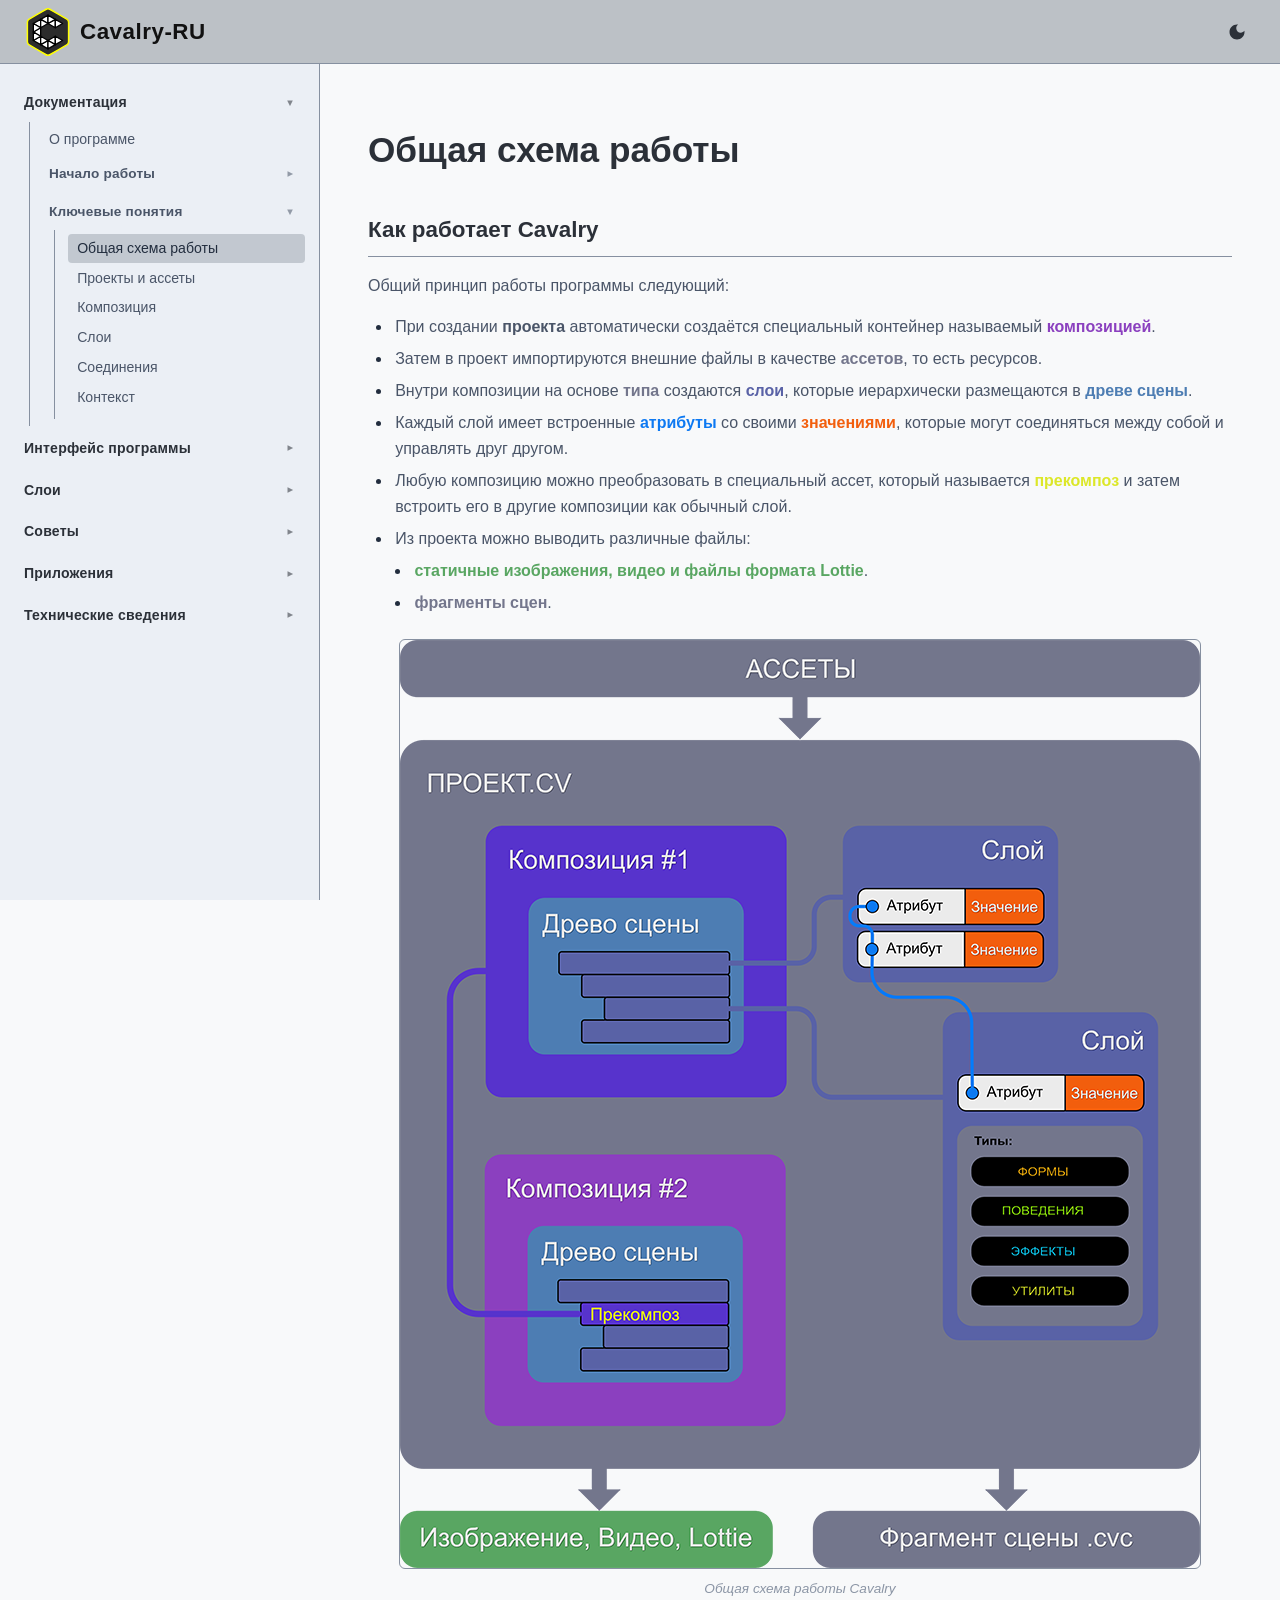
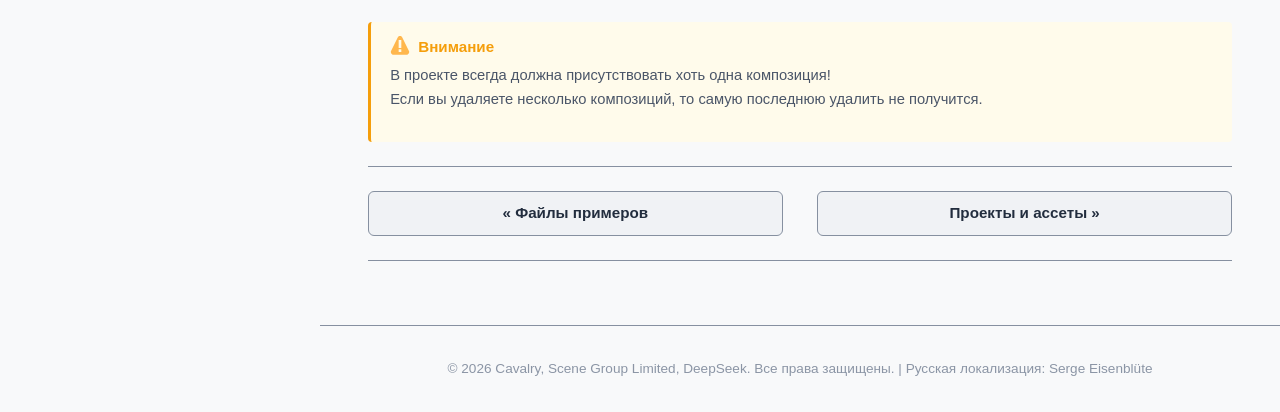
<file: pages/main-principle.html>
<!DOCTYPE html>
<html lang="ru">
<head>
    <meta charset="UTF-8">
    <meta name="viewport" content="width=device-width, initial-scale=1.0">
    <title>Общая схема работы | Cavalry</title>
    <script>
    (function () {
        var saved = null;
        try {
            saved = localStorage.getItem('cavalry-theme');
        } catch (e) {
            saved = null;
        }

        var prefersLight = false;
        try {
            if (window.matchMedia) {
                prefersLight = window.matchMedia('(prefers-color-scheme: light)').matches;
            }
        } catch (e) {
            prefersLight = false;
        }

        var theme = saved || (prefersLight ? 'light' : 'dark');
        if (theme === 'light') {
            document.documentElement.className += ' light';
        }
    })();
</script>
    <style>
        .light-preload body { background: #ffffff; }
    </style>
    <link rel="icon" href="../favicon.ico" type="image/x-icon">
    <link rel="stylesheet" href="../style.css">
</head>
<body>

<header></header>

<aside data-lenis-prevent></aside>

<main>
    <div class="content">
        <h1>Общая схема работы</h1>

        <h2>Как работает Cavalry</h2>
        <p>Общий принцип работы программы следующий:</p>
        
        <ul class="content-list">
            <li>При создании <strong>проекта</strong> 
            автоматически создаётся специальный контейнер называемый <strong style="color:#8B40BF;">композицией</strong>.</li>
            <li>Затем в проект импортируются внешние файлы в качестве <strong style="color:#73768C;">ассетов</strong>, то есть ресурсов.</li>
            <li>Внутри композиции на основе <strong style="color:#73768C;">типа</strong> создаются <strong style="color:#5962A6;">слои</strong>, которые иерархически размещаются в <strong style="color:#4D7DB3;">древе сцены</strong>.</li>
            <li>Каждый слой имеет встроенные <strong style="color:#0D79F2;">атрибуты</strong> со своими <strong style="color:#F25E0D;">значениями</strong>, которые могут соединяться между собой и управлять друг другом.</li>
            <li>Любую композицию можно преобразовать в специальный ассет, который называется <strong style="color:#DCE728;">прекомпоз</strong> и затем встроить его в другие композиции как обычный слой.</li>
           
            <li>Из проекта можно выводить различные файлы:</li> 
             <ul>
            <li><strong style="color:#59a662;">статичные изображения, видео и файлы формата Lottie</strong>.</li>
            <li><strong style="color:#73768C;">фрагменты сцен</strong>.</li>
            </ul>
            
        </ul>
        
        <figure>
            <img src="../imgs/principle.png">
            <figcaption>Общая схема работы Cavalry</figcaption>
        </figure>


<div class="warn-box">
            <div class="boxtitle">
                <img class="icon" src="../imgs/warn.svg" width="20" height="20" alt="">
                <span>Внимание</span>
            </div>
            <p>
                В проекте всегда должна присутствовать хоть одна композиция!<br>Если вы удаляете несколько композиций, то самую последнюю удалить не получится.
            </p>
            
            </div>
            
        <div class="page-nav">
            <a href="example-files.html">&laquo; Файлы примеров</a>
            <a href="info-assets-and-projects.html">Проекты и ассеты &raquo;</a>
        </div>

    </div>
</main>

<footer></footer>

<script src="../js/lenis.min.js"></script>
<script src="../js/sidebar.js"></script>
<script src="../js/header.js"></script>
<script src="../js/footer.js"></script>
<script src="../js/script.js"></script>
<script src="../js/theme.js"></script>
<script src="../js/smooth-scroll.js"></script> 
</body>
</html>
</file>
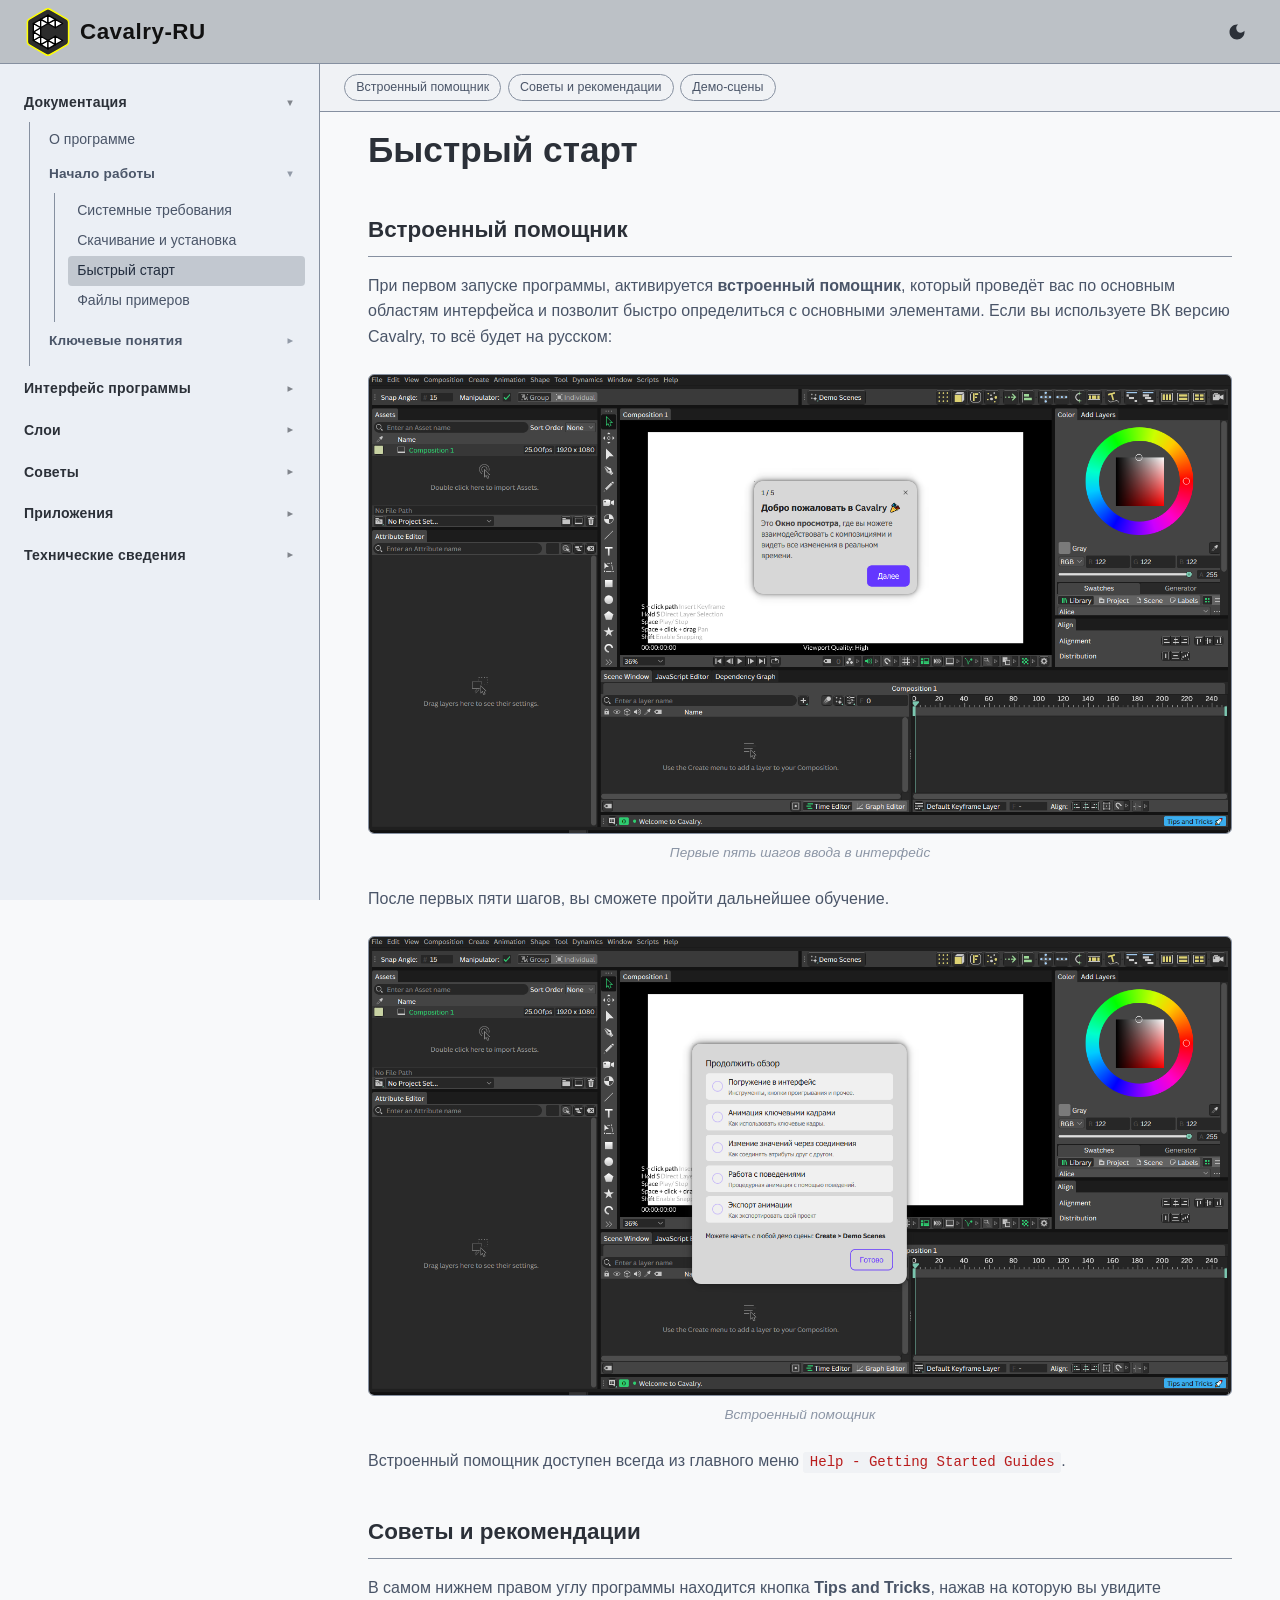
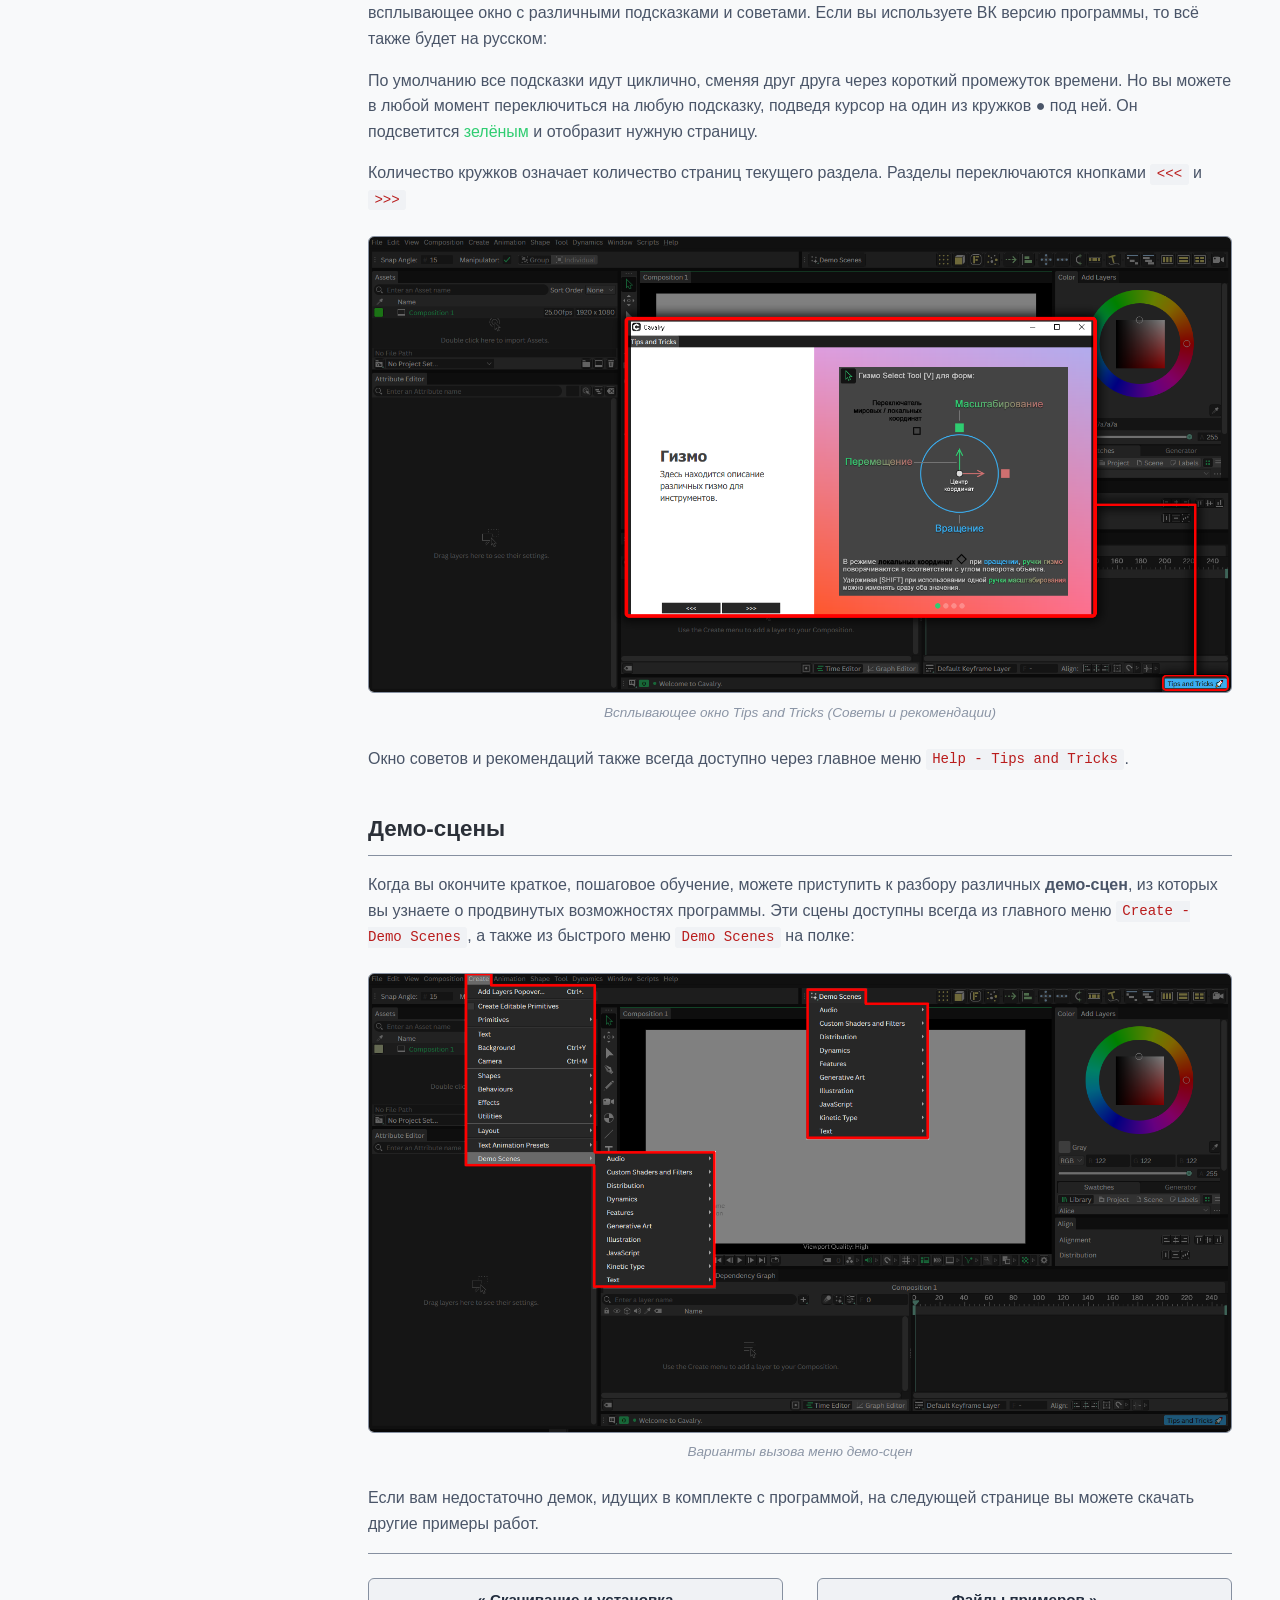
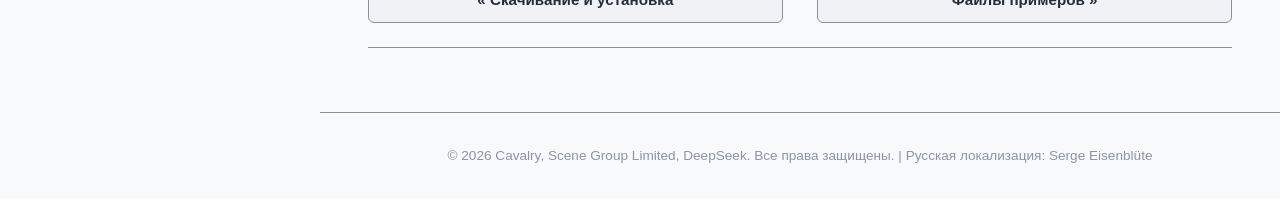
<file: pages/quick-start.html>
<!DOCTYPE html>
<html lang="ru">
<head>
    <meta charset="UTF-8">
    <meta name="viewport" content="width=device-width, initial-scale=1.0">
    <title>Быстрый старт | Cavalry</title>
    <script>
    (function () {
        var saved = null;
        try {
            saved = localStorage.getItem('cavalry-theme');
        } catch (e) {
            saved = null;
        }

        var prefersLight = false;
        try {
            if (window.matchMedia) {
                prefersLight = window.matchMedia('(prefers-color-scheme: light)').matches;
            }
        } catch (e) {
            prefersLight = false;
        }

        var theme = saved || (prefersLight ? 'light' : 'dark');
        if (theme === 'light') {
            document.documentElement.className += ' light';
        }
    })();
</script>
    <style>
        .light-preload body { background: #ffffff; }
    </style>
    <link rel="stylesheet" href="../style.css">
    <link rel="icon" href="../favicon.ico" type="image/x-icon">
</head>
<body>

<header></header>

    <aside data-lenis-prevent></aside>
    
    <nav class="page-toc">
        <ul>
            <li><a class="toc-item" href="#Встроенный помощник">Встроенный помощник</a></li>
            <li><a class="toc-item" href="#Советы и рекомендации">Советы и рекомендации</a></li>
            <li><a class="toc-item" href="#Демо-сцены">Демо-сцены</a></li>
        </ul>
    </nav>

    <main>
        <div class="content">
            <h1>Быстрый старт</h1>
            
            <h2 id="Встроенный помощник">Встроенный помощник</h2>
            <p>При первом запуске программы, активируется <strong>встроенный помощник</strong>, который проведёт вас по основным областям интерфейса и позволит быстро определиться с основными элементами. Если вы используете ВК версию Cavalry, то всё будет на русском:</p>

            <figure>
                <img src="../imgs/guide1.png">
                <figcaption>Первые пять шагов ввода в интерфейс</figcaption>
            </figure>


            <p>После первых пяти шагов, вы сможете пройти дальнейшее обучение.</p>
                        
            <figure>
                <img src="../imgs/guide2.png">
                <figcaption>Встроенный помощник</figcaption>
            </figure>
            
            <p>Встроенный помощник доступен всегда из главного меню <code>Help - Getting Started Guides</code>.</p>

            <h2 id="Советы и рекомендации">Советы и рекомендации</h2>
            <p>В самом нижнем правом углу программы находится кнопка <strong>Tips and Tricks</strong>, нажав на которую вы увидите всплывающее окно с различными подсказками и советами. Если вы используете ВК версию программы, то всё также будет на русском:</p>
            <p>По умолчанию все подсказки идут циклично, сменяя друг друга через короткий промежуток времени. Но вы можете в любой момент переключиться на любую подсказку, подведя курсор на один из кружков ● под ней. Он подсветится <span style="color: #2fcd71;">зелёным</span> и отобразит нужную страницу.</p>
            <p>Количество кружков означает количество страниц текущего раздела. Разделы переключаются кнопками <code>&lt;&lt;&lt;</code> и <code>&gt;&gt;&gt;</code></p>
            
            
            <figure>
                <img src="../imgs/tips.png">
                <figcaption>Всплывающее окно Tips and Tricks (Советы и рекомендации)</figcaption>
            </figure>
            
            <p>Окно советов и рекомендаций также всегда доступно через главное меню <code>Help - Tips and Tricks</code>.</p>
            
            <h2 id="Демо-сцены">Демо-сцены</h2>
            <p>Когда вы окончите краткое, пошаговое обучение, можете приступить к разбору различных <strong>демо-сцен</strong>, из которых вы узнаете о продвинутых возможностях программы. Эти сцены доступны всегда из главного меню <code>Create - Demo Scenes</code>, а также из быстрого меню <code>Demo Scenes</code> на полке:</p>
            
            <figure>
                <img src="../imgs/demos.png">
                <figcaption>Варианты вызова меню демо-сцен</figcaption>
            </figure>
            
            <p>Если вам недостаточно демок, идущих в комплекте с программой, на следующей странице вы можете скачать другие примеры работ.</p>
            
            <div class="page-nav">
                <a href="installation.html">&laquo; Скачивание и установка</a>
                <a href="example-files.html">Файлы примеров &raquo;</a>
            </div>
            
        </div>
    </main>

<footer></footer>
<script src="../js/lenis.min.js"></script>
<script src="../js/sidebar.js"></script>
<script src="../js/header.js"></script>
<script src="../js/footer.js"></script>
<script src="../js/script.js"></script>
<script src="../js/theme.js"></script>
<script src="../js/smooth-scroll.js"></script> 
</body>
</html>
</file>
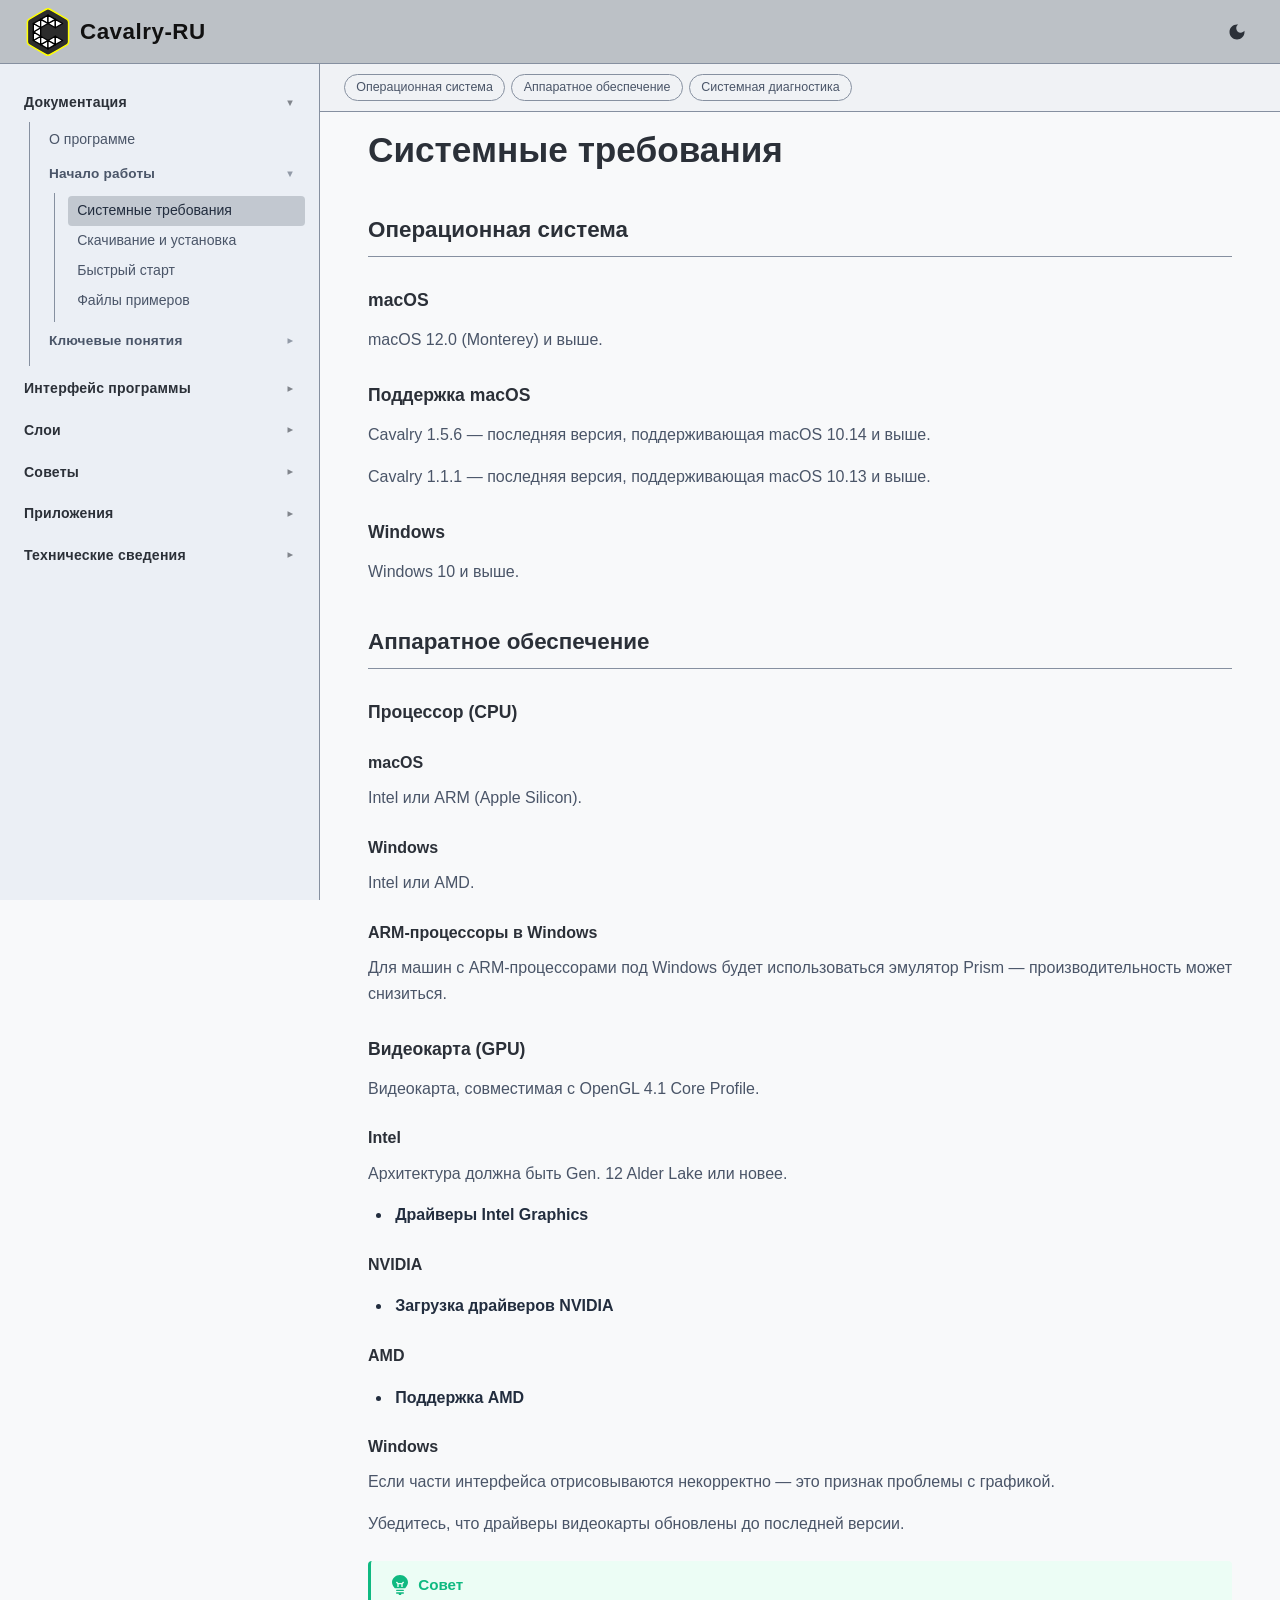
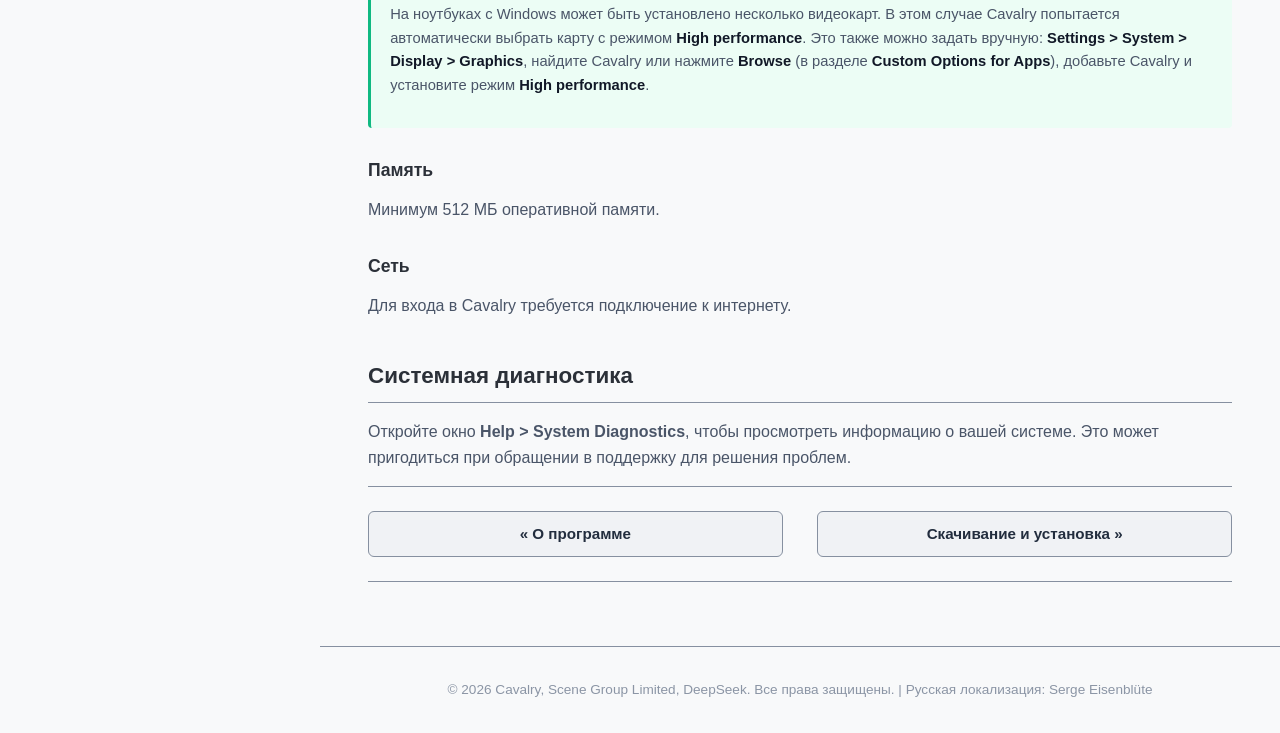
<file: pages/requirements.html>
<!DOCTYPE html>
<html lang="ru">
<head>
    <meta charset="UTF-8">
    <meta name="viewport" content="width=device-width, initial-scale=1.0">
    <title>Системные требования | Cavalry</title>
    <script>
    (function () {
        var saved = null;
        try {
            saved = localStorage.getItem('cavalry-theme');
        } catch (e) {
            saved = null;
        }

        var prefersLight = false;
        try {
            if (window.matchMedia) {
                prefersLight = window.matchMedia('(prefers-color-scheme: light)').matches;
            }
        } catch (e) {
            prefersLight = false;
        }

        var theme = saved || (prefersLight ? 'light' : 'dark');
        if (theme === 'light') {
            document.documentElement.className += ' light';
        }
    })();
</script>
    <style>
        .light-preload body { background: #fff; }
    </style>
    <link rel="stylesheet" href="../style.css">
    <link rel="icon" href="../favicon.ico" type="image/x-icon">
</head>
<body>

<header></header>

<aside data-lenis-prevent></aside>

<nav class="page-toc">
    
    <ul>
        <li><a class="toc-item" href="#Операционная система">Операционная система</a></li>
        <li><a class="toc-item" href="#Аппаратное обеспечение">Аппаратное обеспечение</a></li>
        <li><a class="toc-item" href="#Системная диагностика">Системная диагностика</a></li>
    </ul>
</nav>

<main>
    <div class="content">
        <h1>Системные требования</h1>

        <h2 id="Операционная система">Операционная система</h2>

        <h3>macOS</h3>
        <p>macOS 12.0 (Monterey) и выше.</p>

        <h3>Поддержка macOS</h3>
        <p>Cavalry 1.5.6 — последняя версия, поддерживающая macOS 10.14 и выше.</p>
        <p>Cavalry 1.1.1 — последняя версия, поддерживающая macOS 10.13 и выше.</p>

        <h3>Windows</h3>
        <p>Windows 10 и выше.</p>

        <h2 id="Аппаратное обеспечение">Аппаратное обеспечение</h2>

        <h3>Процессор (CPU)</h3>

        <h4>macOS</h4>
        <p>Intel или ARM (Apple Silicon).</p>

        <h4>Windows</h4>
        <p>Intel или AMD.</p>

        <h4>ARM-процессоры в Windows</h4>
        <p>
            Для машин с ARM-процессорами под Windows будет использоваться
            эмулятор Prism — производительность может снизиться.
        </p>

        <h3>Видеокарта (GPU)</h3>
        <p>Видеокарта, совместимая с OpenGL 4.1 Core Profile.</p>

        <h4>Intel</h4>
        <p>Архитектура должна быть Gen. 12 Alder Lake или новее.</p>
        <ul class="content-list">
            <li>
                <a href="https://downloadcenter.intel.com/product/80939/Graphics-Drivers" target="_blank" rel="noopener">
                    Драйверы Intel Graphics
                </a>
            </li>
        </ul>

        <h4>NVIDIA</h4>
        <ul class="content-list">
            <li>
                <a href="https://www.nvidia.com/Download/index.aspx" target="_blank" rel="noopener">
                    Загрузка драйверов NVIDIA
                </a>
            </li>
        </ul>

        <h4>AMD</h4>
        <ul class="content-list">
            <li>
                <a href="https://www.amd.com/en/support" target="_blank" rel="noopener">
                    Поддержка AMD
                </a>
            </li>
        </ul>

        <h4>Windows</h4>
        <p>
            Если части интерфейса отрисовываются некорректно — это признак
            проблемы с графикой.
        </p>
        <p>Убедитесь, что драйверы видеокарты обновлены до последней версии.</p>

        <div class="tip-box">
            <div class="boxtitle">
                <img class="icon" src="../imgs/tip.svg" width="20" height="20" alt="">
                <span>Совет</span>
            </div>
            <p>
                На ноутбуках с Windows может быть установлено несколько
                видеокарт. В этом случае Cavalry попытается автоматически
                выбрать карту с режимом <strong>High performance</strong>.
                Это также можно задать вручную:
                <strong>Settings > System > Display > Graphics</strong>,
                найдите Cavalry или нажмите <strong>Browse</strong>
                (в разделе <strong>Custom Options for Apps</strong>),
                добавьте Cavalry и установите режим <strong>High performance</strong>.
            </p>
        </div>

        <h3>Память</h3>
        <p>Минимум 512 МБ оперативной памяти.</p>

        <h3>Сеть</h3>
        <p>Для входа в Cavalry требуется подключение к интернету.</p>

        <h2 id="Системная диагностика">Системная диагностика</h2>
        <p>
            Откройте окно <strong>Help > System Diagnostics</strong>, чтобы
            просмотреть информацию о вашей системе. Это может пригодиться
            при обращении в поддержку для решения проблем.
        </p>

        <div class="page-nav">
            <a href="introduction.html">&laquo; О программе</a>
            <a href="installation.html">Скачивание и установка &raquo;</a>
        </div>

    </div>
</main>

<footer></footer>

<script src="../js/lenis.min.js"></script>
<script src="../js/sidebar.js"></script>
<script src="../js/header.js"></script>
<script src="../js/footer.js"></script>
<script src="../js/script.js"></script>
<script src="../js/theme.js"></script>
<script src="../js/smooth-scroll.js"></script> 
</body>
</html>
</file>
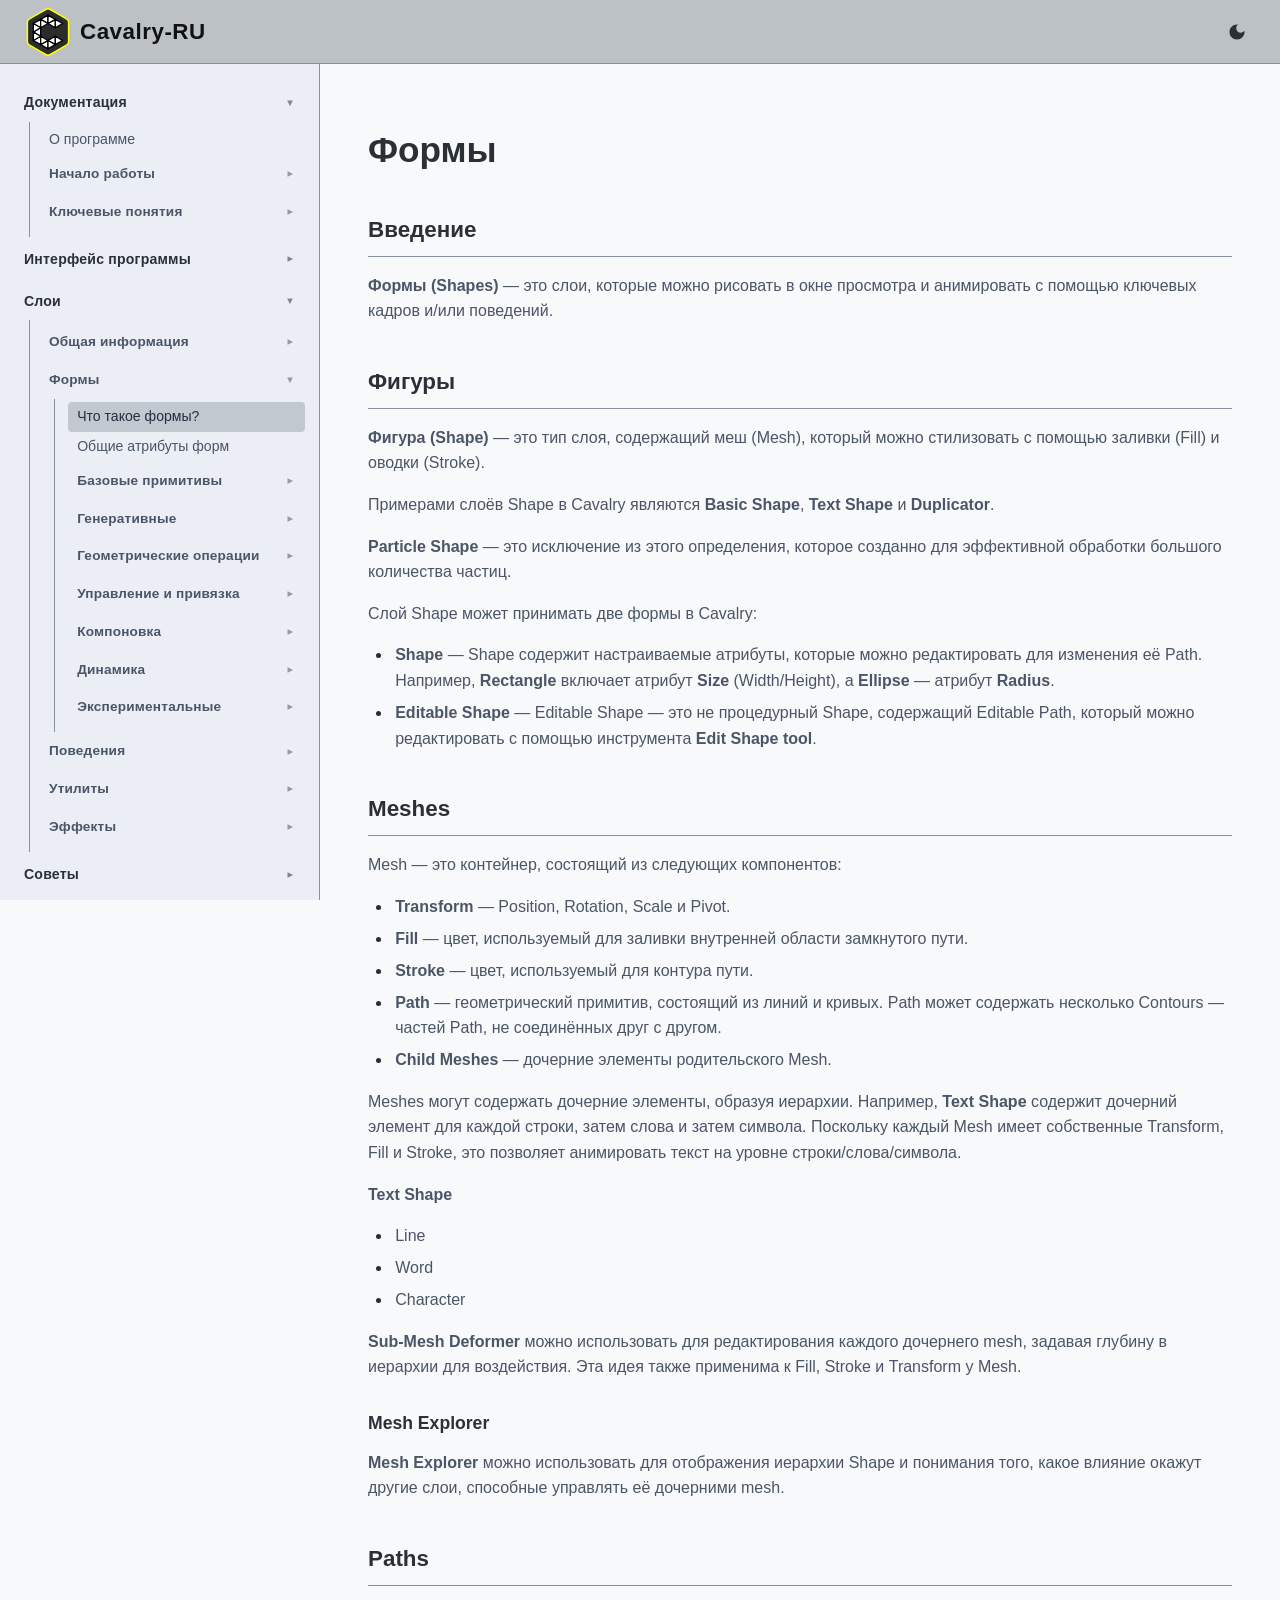
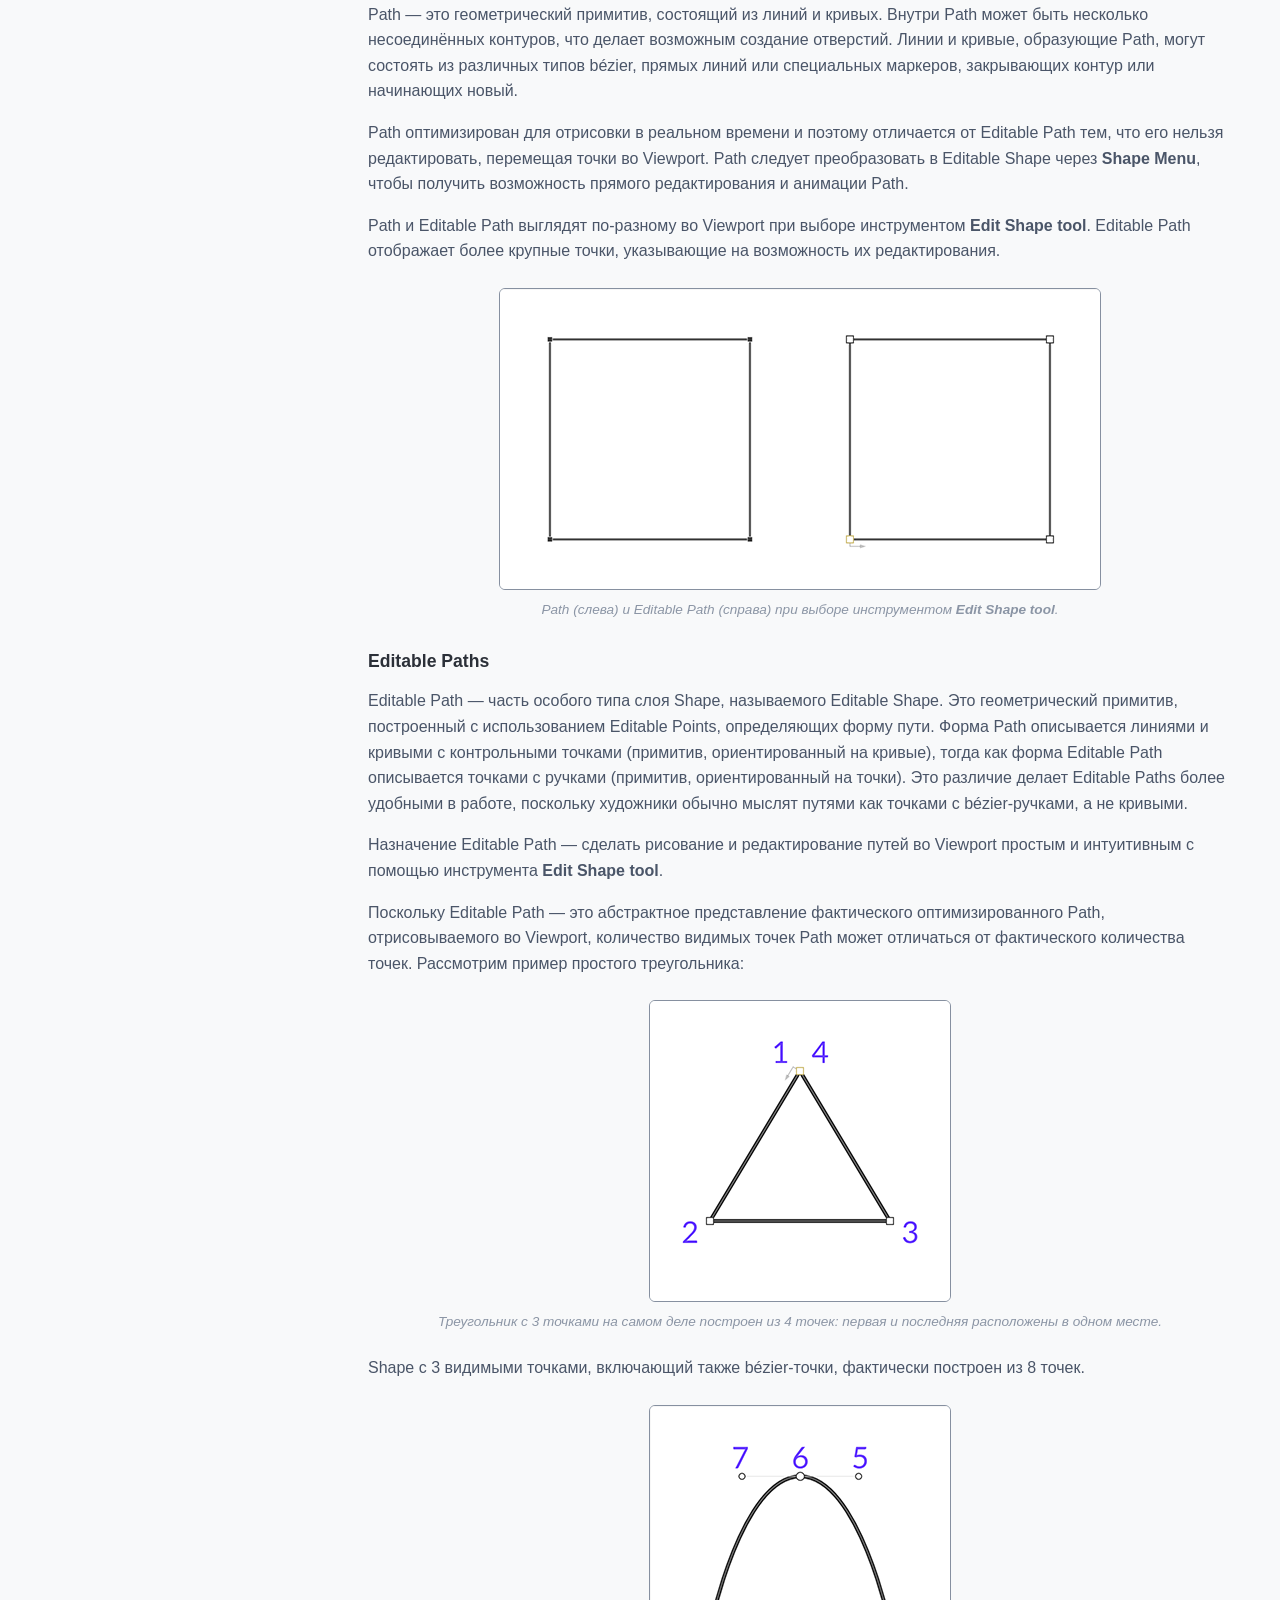
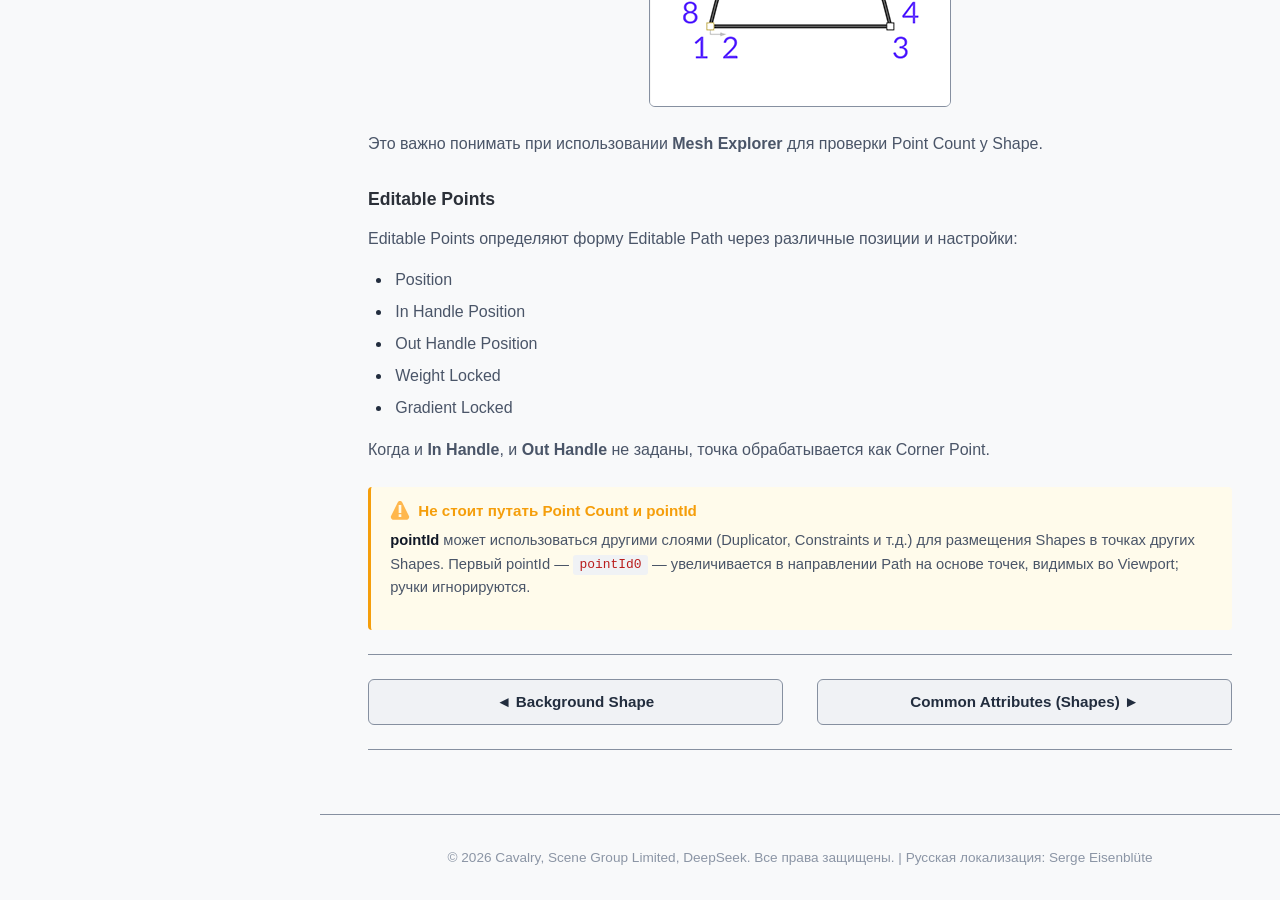
<file: pages/shapes.html>
<!DOCTYPE html>
<html lang="ru">
<head>
    <meta charset="UTF-8">
    <meta name="viewport" content="width=device-width, initial-scale=1.0">
    <title>Shapes | Cavalry</title>
    <script>
    (function () {
        const saved = localStorage.getItem('cavalry-theme');
        const prefersLight = window.matchMedia('(prefers-color-scheme: light)').matches;
        const theme = saved || (prefersLight ? 'light' : 'dark');
        if (theme === 'light') {
            document.documentElement.classList.add('light');
        }
    })();
</script>
    <link rel="icon" href="../favicon.ico" type="image/x-icon">
    <link rel="stylesheet" href="../style.css">
</head>
<body>

<header></header>

<aside data-lenis-prevent></aside>

<main>
    <div class="content">

        <h1>Формы</h1>

        <h2>Введение</h2>
        <p>
            <strong>Формы (Shapes)</strong> — это слои, которые можно рисовать в окне просмотра и
            анимировать с помощью ключевых кадров и/или поведений.
        </p>

        <h2>Фигуры</h2>
        <p>
            <strong>Фигура (Shape)</strong> — это тип слоя, содержащий меш (Mesh), который можно
            стилизовать с помощью заливки (Fill) и оводки (Stroke).
        </p>
        <p>
            Примерами слоёв Shape в Cavalry являются
            <strong>Basic Shape</strong>, <strong>Text Shape</strong>
            и <strong>Duplicator</strong>.
        </p>
        <p>
            <strong>Particle Shape</strong> — это исключение из этого
            определения, которое созданно для эффективной обработки
            большого количества частиц.
        </p>

        <p>Слой Shape может принимать две формы в Cavalry:</p>

        <ul class="content-list">
            <li>
                <strong>Shape</strong> — Shape содержит настраиваемые
                атрибуты, которые можно редактировать для изменения
                её Path. Например, <strong>Rectangle</strong> включает
                атрибут <strong>Size</strong> (Width/Height), а
                <strong>Ellipse</strong> — атрибут <strong>Radius</strong>.
            </li>
            <li>
                <strong>Editable Shape</strong> — Editable Shape — это
                не процедурный Shape, содержащий Editable Path, который
                можно редактировать с помощью инструмента
                <strong>Edit Shape tool</strong>.
            </li>
        </ul>

        <h2>Meshes</h2>
        <p>Mesh — это контейнер, состоящий из следующих компонентов:</p>

        <ul class="content-list">
            <li>
                <strong>Transform</strong> — Position, Rotation, Scale
                и Pivot.
            </li>
            <li>
                <strong>Fill</strong> — цвет, используемый для заливки
                внутренней области замкнутого пути.
            </li>
            <li>
                <strong>Stroke</strong> — цвет, используемый для контура
                пути.
            </li>
            <li>
                <strong>Path</strong> — геометрический примитив,
                состоящий из линий и кривых. Path может содержать
                несколько Contours — частей Path, не соединённых
                друг с другом.
            </li>
            <li>
                <strong>Child Meshes</strong> — дочерние элементы
                родительского Mesh.
            </li>
        </ul>

        <p>
            Meshes могут содержать дочерние элементы, образуя иерархии.
            Например, <strong>Text Shape</strong> содержит дочерний
            элемент для каждой строки, затем слова и затем символа.
            Поскольку каждый Mesh имеет собственные Transform, Fill
            и Stroke, это позволяет анимировать текст на уровне
            строки/слова/символа.
        </p>

        <p><strong>Text Shape</strong></p>
        <ul class="content-list">
            <li>Line</li>
            <li>Word</li>
            <li>Character</li>
        </ul>

        <p>
            <strong>Sub-Mesh Deformer</strong> можно использовать для
            редактирования каждого дочернего mesh, задавая глубину
            в иерархии для воздействия. Эта идея также применима
            к Fill, Stroke и Transform у Mesh.
        </p>

        <h3>Mesh Explorer</h3>
        <p>
            <strong>Mesh Explorer</strong> можно использовать для
            отображения иерархии Shape и понимания того, какое
            влияние окажут другие слои, способные управлять её
            дочерними mesh.
        </p>

        <h2>Paths</h2>
        <p>
            Path — это геометрический примитив, состоящий из линий
            и кривых. Внутри Path может быть несколько несоединённых
            контуров, что делает возможным создание отверстий.
            Линии и кривые, образующие Path, могут состоять из
            различных типов bézier, прямых линий или специальных
            маркеров, закрывающих контур или начинающих новый.
        </p>
        <p>
            Path оптимизирован для отрисовки в реальном времени и
            поэтому отличается от Editable Path тем, что его нельзя
            редактировать, перемещая точки во Viewport. Path следует
            преобразовать в Editable Shape через <strong>Shape Menu</strong>,
            чтобы получить возможность прямого редактирования
            и анимации Path.
        </p>
        <p>
            Path и Editable Path выглядят по-разному во Viewport при
            выборе инструментом <strong>Edit Shape tool</strong>.
            Editable Path отображает более крупные точки, указывающие
            на возможность их редактирования.
        </p>

        <figure>
            <img src="../imgs/shapes-path-vs-editable-path.png" alt="Path слева и Editable Path справа при выборе инструментом Edit Shape tool">
            <figcaption>Path (слева) и Editable Path (справа) при выборе инструментом <strong>Edit Shape tool</strong>.</figcaption>
        </figure>

        <h3>Editable Paths</h3>
        <p>
            Editable Path — часть особого типа слоя Shape, называемого
            Editable Shape. Это геометрический примитив, построенный
            с использованием Editable Points, определяющих форму пути.
            Форма Path описывается линиями и кривыми с контрольными
            точками (примитив, ориентированный на кривые), тогда как
            форма Editable Path описывается точками с ручками
            (примитив, ориентированный на точки). Это различие делает
            Editable Paths более удобными в работе, поскольку
            художники обычно мыслят путями как точками с bézier-ручками,
            а не кривыми.
        </p>
        <p>
            Назначение Editable Path — сделать рисование и редактирование
            путей во Viewport простым и интуитивным с помощью инструмента
            <strong>Edit Shape tool</strong>.
        </p>
        <p>
            Поскольку Editable Path — это абстрактное представление
            фактического оптимизированного Path, отрисовываемого во
            Viewport, количество видимых точек Path может отличаться
            от фактического количества точек. Рассмотрим пример
            простого треугольника:
        </p>

        <figure>
            <img src="../imgs/shapes-triangle-points.png" alt="Треугольник с 3 точками построен из 4 точек">
            <figcaption>
                Треугольник с 3 точками на самом деле построен из
                4 точек: первая и последняя расположены в одном месте.
            </figcaption>
        </figure>

        <p>
            Shape с 3 видимыми точками, включающий также bézier-точки,
            фактически построен из 8 точек.
        </p>

        <figure>
            <img src="../imgs/shapes-triangle-bezier.png" alt="Shape с 3 видимыми точками и bézier построен из 8 точек">
        </figure>

        <p>
            Это важно понимать при использовании <strong>Mesh Explorer</strong>
            для проверки Point Count у Shape.
        </p>

        <h3>Editable Points</h3>
        <p>
            Editable Points определяют форму Editable Path через
            различные позиции и настройки:
        </p>

        <ul class="content-list">
            <li>Position</li>
            <li>In Handle Position</li>
            <li>Out Handle Position</li>
            <li>Weight Locked</li>
            <li>Gradient Locked</li>
        </ul>

        <p>
            Когда и <strong>In Handle</strong>, и <strong>Out Handle</strong>
            не заданы, точка обрабатывается как Corner Point.
        </p>


<div class="warn-box">
            <div class="boxtitle">
                <img class="icon" src="../imgs/warn.svg" width="20" height="20" alt="">
                <span>Не стоит путать Point Count и pointId</span>
            </div>
        <p>
            <strong>pointId</strong> может использоваться другими
            слоями (Duplicator, Constraints и т.д.) для размещения
            Shapes в точках других Shapes. Первый pointId —
            <code>pointId0</code> — увеличивается в направлении Path
            на основе точек, видимых во Viewport; ручки игнорируются.
        </p>
        </div>

        <div class="page-nav">
            <a href="shapes-background.html">◄ Background Shape</a>
            <a href="shapes-common-attributes.html">Common Attributes (Shapes) ►</a>
        </div>

    </div>
</main>

<footer></footer>

<script src="../lenis.min.js"></script>
<script src="../sidebar.js"></script>
<script src="../header.js"></script>
<script src="../footer.js"></script>
<script src="../script.js"></script>
<script src="../smooth-scroll.js"></script> 
</body>
</html>
</file>
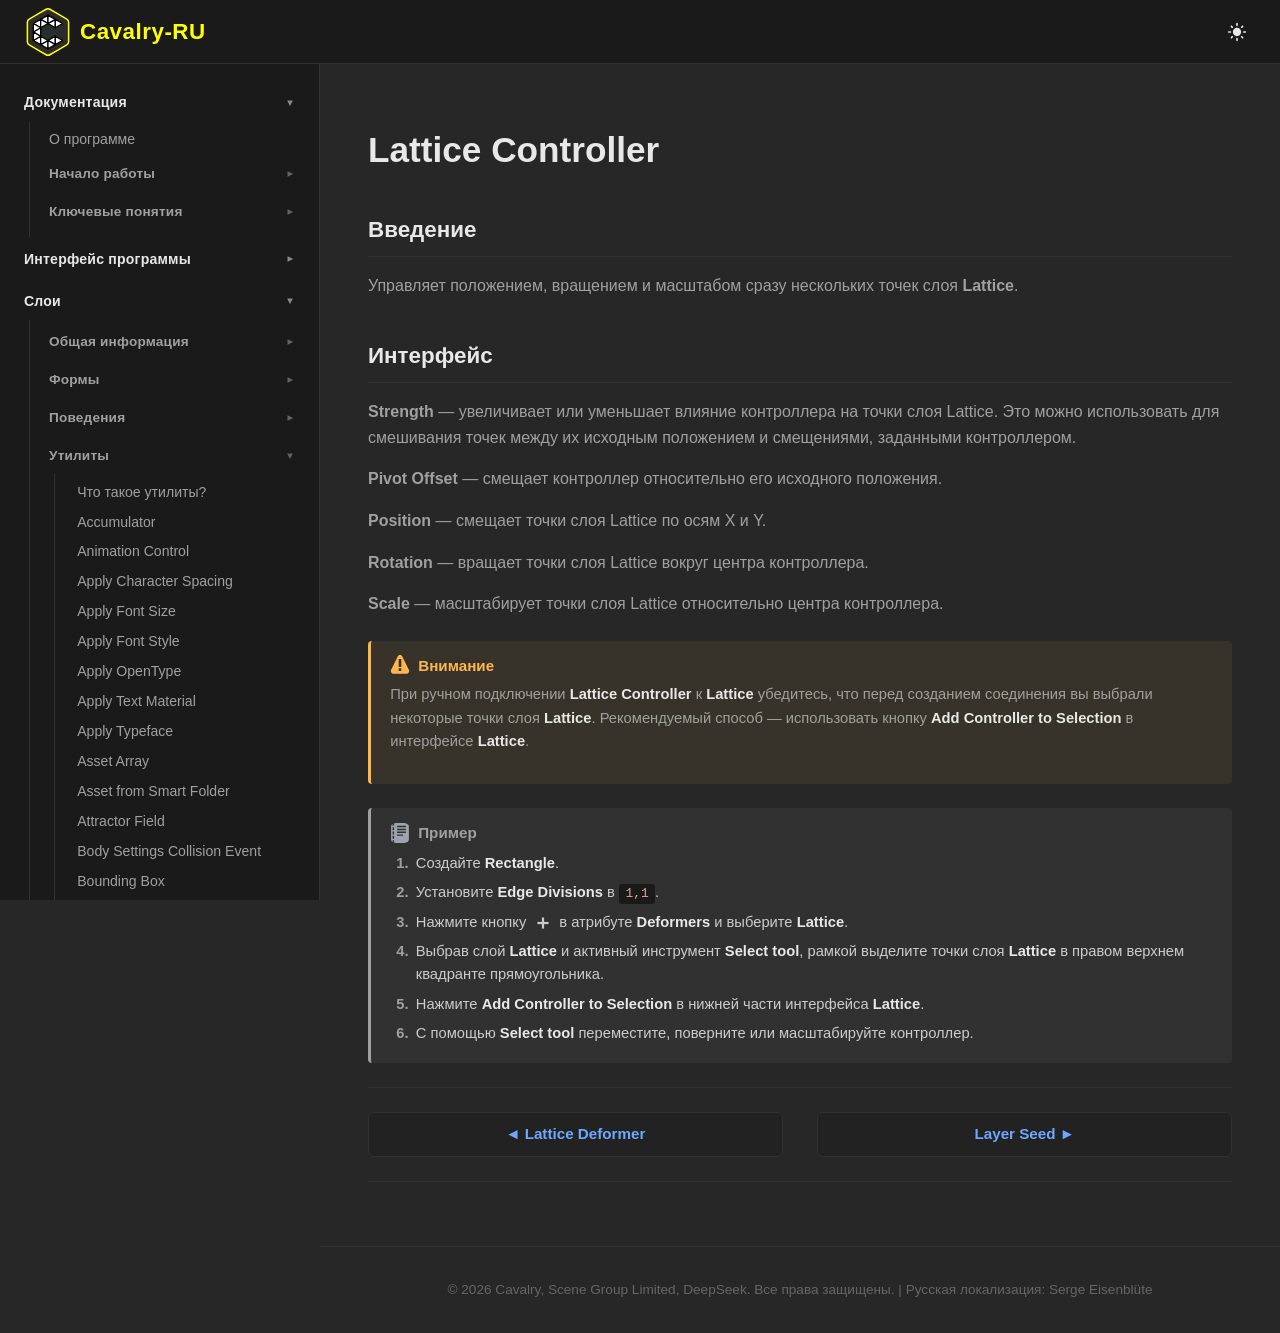
<file: pages/util-lattice-controller.html>
<!DOCTYPE html>
<html lang="ru">
<head>
    <meta charset="UTF-8">
    <meta name="viewport" content="width=device-width, initial-scale=1.0">
    <title>Lattice Controller | Cavalry</title>
    <link rel="icon" href="../favicon.ico" type="image/x-icon">
    <link rel="stylesheet" href="../style.css">
</head>
<body>

<header></header>

<aside data-lenis-prevent></aside>

<main>
    <div class="content">

        <h1>Lattice Controller</h1>

        <h2>Введение</h2>
        <p>
            Управляет положением, вращением и масштабом сразу нескольких
            точек слоя <strong>Lattice</strong>.
        </p>

        <h2>Интерфейс</h2>

        <p>
            <strong>Strength</strong> — увеличивает или уменьшает влияние
            контроллера на точки слоя Lattice. Это можно использовать для
            смешивания точек между их исходным положением и смещениями,
            заданными контроллером.
        </p>

        <p>
            <strong>Pivot Offset</strong> — смещает контроллер относительно
            его исходного положения.
        </p>

        <p>
            <strong>Position</strong> — смещает точки слоя Lattice по осям X и Y.
        </p>

        <p>
            <strong>Rotation</strong> — вращает точки слоя Lattice вокруг центра
            контроллера.
        </p>

        <p>
            <strong>Scale</strong> — масштабирует точки слоя Lattice относительно
            центра контроллера.
        </p>

        <div class="warn-box">
            <div class="boxtitle">
                <img class="icon" src="../imgs/warn.svg" width="20" height="20" alt="">
                <span>Внимание</span>
            </div>
            <p>
                При ручном подключении <strong>Lattice Controller</strong> к <strong>Lattice</strong> убедитесь,
                что перед созданием соединения вы выбрали некоторые точки слоя <strong>Lattice</strong>.
                Рекомендуемый способ — использовать кнопку
                <strong>Add Controller to Selection</strong> в интерфейсе <strong>Lattice</strong>.
            </p>
        </div>




        <div class="note-box">
            <div class="boxtitle">
                <img class="icon" src="../imgs/note.svg" width="20" height="20" alt="">
                <span>Пример</span>
            </div>
            <ol>
            <li>Создайте <strong>Rectangle</strong>.</li>
            <li>Установите <strong>Edge Divisions</strong> в <code>1,1</code>.</li>
            <li>
                Нажмите кнопку <img class="inline-icon" src="../imgs/addIcon.svg" width="20" height="20" alt=""> в атрибуте <strong>Deformers</strong> и выберите <strong>Lattice</strong>.
            </li>
            <li>
                Выбрав слой <strong>Lattice</strong> и активный инструмент <strong>Select tool</strong>,
                рамкой выделите точки слоя <strong>Lattice</strong> в правом верхнем квадранте
                прямоугольника.
            </li>
            <li>
                Нажмите <strong>Add Controller to Selection</strong>
                в нижней части интерфейса <strong>Lattice</strong>.
            </li>
            <li>
                С помощью <strong>Select tool</strong> переместите, поверните
                или масштабируйте контроллер.
            </li>
        </ol>
        </div>


        

        

        <div class="page-nav">
            <a href="util-lattice-deformer.html">◄ Lattice Deformer</a>
            <a href="util-layer-seed.html">Layer Seed ►</a>
        </div>

    </div>
</main>

<footer></footer>

<script src="../lenis.min.js"></script>
<script src="../sidebar.js"></script>
<script src="../header.js"></script>
<script src="../footer.js"></script>
<script src="../script.js"></script>
<script src="../smooth-scroll.js"></script> 
</body>
</html>
</file>
<file: style.css>
/*-------------------------------------- СБРОС И БАЗОВЫЕ СТИЛИ */
* {
    margin: 0;
    padding: 0;
    box-sizing: border-box;
}


/*-------------------------------------- Базовая разметка */
html {
    scroll-behavior: auto;
}

html.lenis,
html.lenis body {
    height: auto;
}

.lenis.lenis-smooth {
    scroll-behavior: auto !important;
}

.lenis.lenis-smooth [data-lenis-prevent] {
    overscroll-behavior: contain;
}

.lenis.lenis-stopped {
    overflow: hidden;
}

.lenis.lenis-smooth iframe {
    pointer-events: none;
}

/*-------------------------------------- Избавление от мигания */
.no-transition,
.no-transition *,
.no-transition *::before,
.no-transition *::after {
    transition: none !important;
}

/*-------------------------------------- Размеры (общие для тем) */
:root {
    --sidebar-width: 320px;
    --header-height: 64px;
    --toc-height: 48px;
}

/*-------------------------------------- Базовые стили (ТЁМНАЯ ТЕМА по умолчанию) */
body {
    font-family: -apple-system, BlinkMacSystemFont, "Segoe UI", Roboto,
                 "Helvetica Neue", Arial, sans-serif;
    background-color: #272727;
    color: #e8e8e8;
    line-height: 1.6;
    min-height: 100vh;
    margin: 0;
}

/* Шапка */
header {
    position: fixed;
    top: 0;
    left: 0;
    right: 0;
    height: var(--header-height);
    background-color: #1a1a1a;
    border-bottom: 1px solid #313131;
    padding: 0 1.5rem;
    display: flex;
    align-items: center;
    justify-content: space-between;
    z-index: 200;
}

/* Логотип */
.logo {
    display: flex;
    align-items: center;
    gap: 0.5rem;
    font-size: 1.4rem;
    font-weight: 700;
    color: #ffff03;
    letter-spacing: 0.5px;
    text-decoration: none;
    flex-shrink: 0;
}

.logo img {
    display: block;
    width: 48px;
    height: 48px;
    flex-shrink: 0;
}

/* Правая часть шапки */
.header-right {
    display: flex;
    align-items: center;
    gap: 1rem;
    flex-shrink: 0;
}

/* Кнопка темы */
.theme-toggle {
    background: none;
    border: none;
    outline: none;
    -webkit-appearance: none;
    appearance: none;
    width: 38px;
    height: 38px;
    display: inline-flex;
    align-items: center;
    justify-content: center;
    cursor: pointer;
    line-height: 1;
    padding: 0;
    color: #e8e8e8;
    flex-shrink: 0;
}

.theme-toggle:hover {
    background: none;
    color: #6ea8fe;
}

.theme-toggle svg {
    width: 20px;
    height: 20px;
    fill: currentColor;
    display: block;
}

/* Иконки ☀/☾ */
.theme-toggle .icon-sun { display: inline-block; }
.theme-toggle .icon-moon { display: none; }

html.light .theme-toggle .icon-sun { display: none; }
html.light .theme-toggle .icon-moon { display: inline-block; }

/* Бургер */
.burger {
    display: none;
    background: none;
    border: none;
    color: #e8e8e8;
    font-size: 1.5rem;
    cursor: pointer;
    padding: 0.3rem 0.6rem;
    line-height: 1;
    flex-shrink: 0;
}

/* Сайдбар */
aside {
    position: fixed;
    top: var(--header-height);
    left: 0;
    bottom: 0;
    width: var(--sidebar-width);
    background-color: #1a1a1a;
    border-right: 1px solid #313131;
    padding: 1.2rem 0.9rem;
    overflow-y: auto;
    overscroll-behavior: contain;
    scrollbar-width: thin;
    scrollbar-color: #2a2a2a transparent;
    z-index: 100;
}

aside::-webkit-scrollbar { width: 8px; }
aside::-webkit-scrollbar-track { background: transparent; }
aside::-webkit-scrollbar-thumb {
    background: #2a2a2a;
    border-radius: 4px;
}
aside::-webkit-scrollbar-thumb:hover {
    background: #3a3a3a;
}

/* Заголовки групп в сайдбаре */
.nav-group {
    margin-bottom: 0.2rem;
}

.nav-group-title {
    display: flex;
    align-items: center;
    justify-content: space-between;
    width: 100%;
    padding: 0.5rem 0.6rem;
    margin: 0;
    background: none;
    border: none;
    border-radius: 4px;
    color: #e8e8e8;
    font-family: inherit;
    font-size: 0.88rem;
    font-weight: 700;
    letter-spacing: 0.2px;
    cursor: pointer;
    user-select: none;
    outline: none;
    text-align: left;
}

.nav-group-title:hover {
    color: #6ea8fe;
    background-color: rgba(37, 99, 235, 0.1);
}

.nav-group-title:focus-visible {
    background-color: rgba(110, 168, 254, 0.2);
    color: #6ea8fe;
}

.nav-group-title .arrow {
    font-size: 0.6rem;
    opacity: 0.55;
    transition: transform 0.2s ease;
    line-height: 1;
    flex-shrink: 0;
}

.nav-group.collapsed .nav-group-title .arrow {
    transform: rotate(-90deg);
}

.nav-group-content {
    max-height: 20000px;
    overflow: hidden;
    transition: max-height 0.3s ease, opacity 0.2s ease;
    opacity: 1;
}

.nav-group.collapsed .nav-group-content {
    max-height: 0;
    opacity: 0;
}

.nav-group-content ul {
    list-style: none;
    padding: 0.2rem 0 0.4rem 0.6rem;
    margin: 0;
    border-left: 1px solid #313131;
    margin-left: 0.6rem;
}

.nav-group-content li {
    margin: 0;
}

.nav-group-content a {
    display: block;
    color: #a0a0a0;
    text-decoration: none;
    font-size: 0.88rem;
    padding: 0.32rem 0.6rem;
    border-radius: 4px;
    line-height: 1.4;
}

.nav-group-content a:hover {
    color: #6ea8fe;
    background-color: rgba(110, 168, 254, 0.1);
}

.nav-group-content a.active {
    color: #6ea8fe;
    background-color: rgba(110, 168, 254, 0.2);
    font-weight: 500;
}

.nav-group-content .nav-group {
    margin: 0;
}

.nav-group-content .nav-group-title {
    padding-left: 0.6rem;
    font-size: 0.85rem;
    font-weight: 600;
    color: #a0a0a0;
}

.nav-group-content .nav-group-title:hover {
    color: #6ea8fe;
}

.nav-group-content .nav-group-content ul {
    padding-left: 0.8rem;
    margin-left: 0.6rem;
    border-left: 1px solid #313131;
}

a.nav-group-title.active {
    color: #6ea8fe;
    background-color: rgba(110, 168, 254, 0.15);
    border-radius: 4px;
}

a.nav-group-title {
    text-decoration: none;
}

a.nav-group-title:hover {
    text-decoration: none;
}

.nav-group-content { padding-left: 0.3rem; }

/* Навигация между страницами */
.page-nav {
    display: flex;
    justify-content: space-between;
    margin-top: 1rem;
    padding-top: 1.5rem;
    padding-bottom: 1.5rem;
    border-top: 1px solid #313131;
    border-bottom: 1px solid #313131;
    gap: 1rem;
    
}

.page-nav a {
    color: #6ea8fe;
    text-decoration: none;
    font-size: 0.95rem;
    padding: 0.6rem 1rem;
    border: 1px solid #313131;
    border-radius: 6px;
    background-color: #222;
    flex: 1;                     /* 👈 одинаковая ширина на десктопе */
    max-width: 48%;              /* 👈 не растягиваются на всю ширину */
    text-align: center;
    
}

html.light .page-nav a {
    color: #222d3e;
    border-color: #8690a0;
    background-color: #f0f2f5;
}

.page-nav a:hover {
    border-color: #6ea8fe;
    background-color: rgba(110, 168, 254, 0.08);
    text-decoration: none;
}

html.light .page-nav a:hover {
    border-color: #222d3e;
    background-color: rgba(34, 45, 62, 0.08);
}

/* Страничное меню под шапкой */
.page-toc {
    position: fixed;
    top: var(--header-height);
    left: var(--sidebar-width);
    right: 0;
    z-index: 90;
    height: var(--toc-height, 48px);
    background-color: #222;
    border-bottom: 1px solid #313131;
    padding: 0 1.5rem;
    display: flex;
    align-items: center;
    gap: 0.6rem;
    font-size: 0.82rem;
    overflow-x: auto;
    overflow-y: hidden;
    white-space: nowrap;
    scrollbar-width: thin;
    scrollbar-color: #313131 transparent;
}

.page-toc::-webkit-scrollbar { height: 4px; }
.page-toc::-webkit-scrollbar-track { background: transparent; }
.page-toc::-webkit-scrollbar-thumb {
    background: #313131;
    border-radius: 2px;
}
.page-toc::-webkit-scrollbar-thumb:hover {
    background: #666;
}

.page-toc-title {
    font-size: 0.7rem;
    font-weight: 700;
    text-transform: uppercase;
    letter-spacing: 0.8px;
    color: #666;
    margin-right: 0.4rem;
    flex-shrink: 0;
    white-space: nowrap;
}

.page-toc ul {
    list-style: none;
    margin: 0;
    padding: 0;
    display: flex;
    flex-wrap: nowrap;
    align-items: center;
    gap: 0.4rem;
    flex-shrink: 0;
}

.page-toc li {
    margin: 0;
    padding: 0;
    flex-shrink: 0;
}

.page-toc a {
    display: inline-block;
    color: #a0a0a0;
    text-decoration: none;
    padding: 0.25rem 0.7rem;
    border: 1px solid #313131;
    border-radius: 999px;
    background-color: transparent;
    line-height: 1.3;
    font-size: 0.78rem;
    white-space: nowrap;
    flex-shrink: 0;
}

.page-toc a:hover {
    color: #6ea8fe;
    border-color: #6ea8fe;
    background-color: rgba(37, 99, 235, 0.08);
    text-decoration: none;
}

.page-toc a.active {
    background-color: #6ea8fe;
    border-color: #6ea8fe;
    color: #fff;
    font-weight: 600;
}

.page-toc .toc-level-2 { font-weight: 600; }
.page-toc .toc-level-3 { font-size: 0.76rem; opacity: 0.95; }
.page-toc .toc-level-4 { font-size: 0.74rem; opacity: 0.9; }
.page-toc .toc-level-5 { font-size: 0.72rem; opacity: 0.85; }
.page-toc .toc-level-6 { font-size: 0.7rem; opacity: 0.8; }

h1[id], h2[id], h3[id], h4[id], h5[id], h6[id] {
    scroll-margin-top: calc(var(--header-height) + var(--toc-height, 0px) + 20px);
}

/* Главный контент */
main {
    flex: 1;
    min-width: 0;
    margin-left: var(--sidebar-width);
    margin-top: var(--header-height);
    padding: 4rem 3rem 4rem;
    min-height: calc(100vh - var(--header-height));
}

body.has-toc main {
    margin-top: calc(var(--header-height) + var(--toc-height, 48px));
    min-height: calc(100vh - var(--header-height) - var(--toc-height, 48px));
}

main a {
    color: #6ea8fe;
    text-decoration: none;
    font-weight: bold;
}

main a:hover {
    text-decoration: underline;
}

.content {
    max-width: 1000px;
    margin: 0 auto;
}

.content img {
    max-width: 100%;
    height: auto;
    display: block;
    border-radius: 6px;
    margin: auto auto 2.2rem auto;
}

.content img.inline-icon {
    display: inline-block;
    vertical-align: middle;
    width: 20px;
    height: 20px;
    margin: 0 0.15rem;
    max-width: none;
    border-radius: 0;
}

.content figure {
    margin: 1.5rem 0;
    text-align: center;
}

.content figure img {
    max-width: 100%;
    height: auto;
    display: block;
    margin: 0 auto;
    border-radius: 6px;
    border: 1px solid #313131;
}

.content figcaption {
    margin-top: 0.6rem;
    font-size: 0.85rem;
    color: #666;
    font-style: italic;
    line-height: 1.4;
}

/* Списки */
.content ul,
ul.content-list {
    list-style: disc;
    margin: 1rem 0;
    padding-left: 1.5rem;
    color: #a0a0a0;
}

ul.content-list > li::before {
    content: none;
    display: none;
}

.content ul li,
ul.content-list li {
    margin-bottom: 0.4rem;
    padding-left: 0.2rem;
}

/* Вложенные списки */
.content ul ul,
ul.content-list ul {
    list-style: disc;
    margin: 0.4rem 0;
    padding-left: 1.2rem;
    color: #a0a0a0;
}

.content ul ul ul,
ul.content-list ul ul {
    padding-left: 1.2rem;
    list-style: disc;
}

.content ul li::marker,
ul.content-list li::marker {
    color: #6ea8fe;
}

/* Заголовки и текст */
h1 {
    font-size: 2.2rem;
    font-weight: 700;
    color: #e8e8e8;
    margin-bottom: 1.5rem;
    line-height: 1.25;
}

h2 {
    font-size: 1.4rem;
    font-weight: 600;
    color: #e8e8e8;
    margin-top: 2.5rem;
    margin-bottom: 1rem;
    padding-bottom: 0.5rem;
    border-bottom: 1px solid #313131;
}

h3 {
    font-size: 1.1rem;
    font-weight: 600;
    color: #e8e8e8;
    margin-top: 1.8rem;
    margin-bottom: 0.8rem;
}

h4, h5, h6 {
    font-size: 1rem;
    font-weight: 600;
    color: #e8e8e8;
    margin-top: 1.5rem;
    margin-bottom: 0.6rem;
}

p {
    margin-bottom: 1rem;
    color: #a0a0a0;
}

/* Таблицы */
table {
    width: 100%;
    border-collapse: collapse;
    margin: 1.5rem 0;
    font-size: 0.92rem;
    border: 1px solid #313131;
    border-radius: 8px;
    overflow: hidden;
}

th {
    text-align: left;
    padding: 0.7rem 1rem;
    background-color: #222;
    color: #e8e8e8;
    border-bottom: 1px solid #313131;
    font-weight: 600;
}

td {
    padding: 0.7rem 1rem;
    border-bottom: 1px solid #313131;
    color: #a0a0a0;
    vertical-align: top;
}

tr:last-child td {
    border-bottom: none;
}

tr:hover td {
    background-color: rgba(255, 255, 255, 0.03);
}

/* Код */
code {
    background-color: #1a1a1a;
    color: #e0a0a0;
    padding: 0.15rem 0.4rem;
    border-radius: 3px;
    font-family: "SF Mono", Consolas, Monaco, monospace;
    font-size: 0.88em;
}

pre {
    background-color: #1a1a1a;
    border: 1px solid #313131;
    border-radius: 6px;
    padding: 1rem 1.2rem;
    overflow-x: auto;
    margin: 1.5rem 0;
}

pre code {
    background: none;
    padding: 0;
    color: #e8e8e8;
}

/* Сетка примеров */
.example-grid {
    display: grid;
    grid-template-columns: repeat(5, 1fr);
    gap: 1.2rem;
    margin: 2rem 0;
}

.example-item {
    position: relative;
    overflow: hidden;
    display: block;
    text-decoration: none;
    color: #e8e8e8;
    border: 1px solid #313131;
    border-radius: 8px;
    background-color: #222;
    transition:
        transform 0.25s ease,
        border-color 0.25s ease,
        box-shadow 0.25s ease;
}

.example-item:hover {
    transform: translateY(-5px);
    border-color: #6ea8fe;
    box-shadow: 0 6px 20px rgba(0, 0, 0, 0.3);
    text-decoration: none;
}

.example-item img {
    display: block;
    width: 100%;
    height: 200px;
    object-fit: cover;
    background-color: #272727;
}

.example-item .example-title {
    display: block;
    padding: 0.6rem 0.7rem;
    font-size: 0.85rem;
    font-weight: 500;
    color: #a0a0a0;
    text-align: center;
    white-space: nowrap;
    overflow: hidden;
    text-overflow: ellipsis;
    transition: color 0.15s;
}

.example-item:hover .example-title {
    color: #6ea8fe;
}

.example-item::before {
    content: "";
    position: absolute;
    top: 0;
    left: 0;
    right: 0;
    height: 200px;
    background-color: rgba(0, 0, 0, 0.85);
    opacity: 0;
    transition: opacity 0.25s ease;
    pointer-events: none;
    z-index: 2;
}

.example-item::after {
    content: "";
    position: absolute;
    top: 100px;
    left: 50%;
    width: 48px;
    height: 48px;
    transform: translate(-50%, -50%) scale(0.6);
    background-image: url("imgs/download.svg");
    background-repeat: no-repeat;
    background-position: center;
    background-size: contain;
    opacity: 0;
    transition: opacity 0.25s ease, transform 0.45s cubic-bezier(0.38, -0.55, 0.27, 1.65);
    pointer-events: none;
    z-index: 3;
}

.example-item:hover::before { opacity: 1; }

.example-item:hover::after {
    opacity: 1;
    transform: translate(-50%, -50%) scale(1);
}

@media (hover: none) {
    .example-item:active::before { opacity: 1; }
    .example-item:active::after {
        opacity: 1;
        transform: translate(-50%, -50%) scale(1);
    }
}

/* Инфо-блоки */
.info-box,
.warn-box,
.note-box,
.tip-box {
    padding: 0.9rem 1.2rem;
    border-radius: 4px;
    margin: 1.5rem 0;
    font-size: 0.92rem;
    border-left: 3px solid;
}

.info-box {
    background-color: rgba(110, 168, 254, 0.08);
    border-left-color: #6ea8fe;
    color: #b8d0f5;
}
.warn-box {
    background-color: rgba(255, 183, 77, 0.08);
    border-left-color: #ffb74d;
    color: #f5d9a8;
}
.note-box {
    background-color: rgba(160, 160, 160, 0.08);
    border-left-color: #a0a0a0;
    color: #cccccc;
}
.tip-box {
    background-color: rgba(76, 175, 80, 0.08);
    border-left-color: #4caf50;
    color: #b8e6bb;
}

.info-box strong,
.warn-box strong,
.note-box strong,
.tip-box strong {
    color: #e8e8e8;
}

.info-box .boxtitle { color: #6ea8fe; }
.warn-box .boxtitle { color: #ffb74d; }
.note-box .boxtitle { color: #a0a0a0; }
.tip-box  .boxtitle { color: #4caf50; }

.boxtitle {
    display: flex;
    align-items: center;
    gap: 0.5rem;
    margin-bottom: 0.5rem;
    font-weight: 600;
    font-size: 0.95rem;
    line-height: 1.2;
    color: #e8e8e8;
}

.boxtitle .icon {
    display: block;
    flex-shrink: 0;
    width: 20px;
    height: 20px;
    margin: 0;
    padding: 0;
}

.boxtitle span {
    display: inline-block;
    line-height: 1;
    color: inherit;
}

.info-box ul, .warn-box ul, .note-box ul, .tip-box ul,
.info-box ol, .warn-box ol, .note-box ol, .tip-box ol {
    margin: 0.6rem 0 0.2rem 0;
    padding-left: 1.4rem;
    color: inherit;
}

.info-box li, .warn-box li, .note-box li, .tip-box li {
    margin-bottom: 0.35rem;
    padding-left: 0.2rem;
    color: inherit;
}

.info-box li:last-child,
.warn-box li:last-child,
.note-box li:last-child,
.tip-box li:last-child {
    margin-bottom: 0;
}

.info-box ul li::marker { color: #6ea8fe; }
.warn-box ul li::marker { color: #ffb74d; }
.note-box ul li::marker { color: #a0a0a0; }
.tip-box  ul li::marker { color: #4caf50; }

.info-box ol li::marker { color: #6ea8fe; font-weight: 600; }
.warn-box ol li::marker { color: #ffb74d; font-weight: 600; }
.note-box ol li::marker { color: #a0a0a0; font-weight: 600; }
.tip-box  ol li::marker { color: #4caf50; font-weight: 600; }

/* Подвал */
footer {
    margin-left: var(--sidebar-width);
    text-align: center;
    padding: 2rem;
    color: #666;
    font-size: 0.85rem;
    border-top: 1px solid #313131;
}


/* ================================================================
   СВЕТЛАЯ ТЕМА — переопределения через html.light
   ================================================================ */

html.light body {
    background-color: #f8f9fa;
    color: #2b3038;
}

/* Шапка */
html.light header {
    background-color: #bcc1c6;
    border-bottom-color: #8690a0;
}

html.light .logo {
    color: #111;
}

html.light .theme-toggle {
    color: #2b3038;
}

html.light .theme-toggle:hover {
    color: #222d3e;
}

html.light .burger {
    color: #2b3038;
}

/* Сайдбар */
html.light aside {
    background-color: #ebeff5;
    border-right-color: #8690a0;
    scrollbar-color: #d0d4da transparent;
}

html.light aside::-webkit-scrollbar-thumb {
    background: #d0d4da;
}
html.light aside::-webkit-scrollbar-thumb:hover {
    background: #b8bdc5;
}

html.light .nav-group-title {
    color: #2b3038;
}

html.light .nav-group-title:hover {
    color: #222d3e;
    background-color: rgba(34, 45, 62, 0.1);
}

html.light .nav-group-title:focus-visible {
    background-color: rgba(34, 45, 62, 0.2);
    color: #222d3e;
}

html.light .nav-group-content ul {
    border-left-color: #8690a0;
}

html.light .nav-group-content a {
    color: #4a5568;
}

html.light .nav-group-content a:hover {
    color: #222d3e;
    background-color: rgba(34, 45, 62, 0.1);
}

html.light .nav-group-content a.active {
    color: #222d3e;
    background-color: rgba(34, 45, 62, 0.2);
}

html.light .nav-group-content .nav-group-title {
    color: #4a5568;
}

html.light .nav-group-content .nav-group-title:hover {
    color: #222d3e;
}

html.light .nav-group-content .nav-group-content ul {
    border-left-color: #8690a0;
}

html.light a.nav-group-title.active {
    color: #222d3e;
    background-color: rgba(34, 45, 62, 0.15);
}

/* Навигация между страницами */
html.light .page-nav {
    border-top-color: #8690a0;
    border-bottom-color: #8690a0;
}

html.light .page-nav a {
    color: #222d3e;
    border-color: #8690a0;
    background-color: #f0f2f5;
}

html.light .page-nav a:hover {
    border-color: #222d3e;
    background-color: rgba(34, 45, 62, 0.08);
}

/* Страничное меню */
html.light .page-toc {
    background-color: #f0f2f5;
    border-bottom-color: #8690a0;
    scrollbar-color: #8690a0 transparent;
}

html.light .page-toc::-webkit-scrollbar-thumb {
    background: #8690a0;
}
html.light .page-toc::-webkit-scrollbar-thumb:hover {
    background: #4a5568;
}

html.light .page-toc-title {
    color: #8b95a5;
}

html.light .page-toc a {
    color: #4a5568;
    border-color: #8690a0;
}

html.light .page-toc a:hover {
    color: #222d3e;
    border-color: #222d3e;
    background-color: rgba(34, 45, 62, 0.08);
}

html.light .page-toc a.active {
    background-color: #222d3e;
    border-color: #222d3e;
    color: #fff;
}

/* Главный контент */
html.light main a {
    color: #222d3e;
}

html.light .content figure img {
    border-color: #8690a0;
}

html.light .content figcaption {
    color: #8b95a5;
}

html.light .content ul,
html.light ul.content-list {
    color: #4a5568;
}

html.light .content ul ul,
html.light ul.content-list ul {
    color: #4a5568;
}

html.light .content ul li::marker,
html.light ul.content-list li::marker {
    color: #222d3e;
}

html.light h1,
html.light h2,
html.light h3,
html.light h4,
html.light h5,
html.light h6 {
    color: #2b3038;
}

html.light h2 {
    border-bottom-color: #8690a0;
}

html.light p {
    color: #4a5568;
}

/* Таблицы */
html.light table {
    border-color: #8690a0;
}

html.light th {
    background-color: #f0f2f5;
    color: #2b3038;
    border-bottom-color: #8690a0;
}

html.light td {
    color: #4a5568;
    border-bottom-color: #8690a0;
}

html.light tr:hover td {
    background-color: rgba(0, 0, 0, 0.03);
}

/* Код */
html.light code {
    background-color: #f0f2f5;
    color: #b91c1c;
}

html.light pre {
    background-color: #f8f9fa;
    border-color: #8690a0;
}

html.light pre code {
    color: #2b3038;
}

/* Сетка примеров */
html.light .example-item {
    color: #2b3038;
    border-color: #8690a0;
    background-color: #f0f2f5;
}

html.light .example-item:hover {
    border-color: #222d3e;
    box-shadow: 0 6px 20px rgba(0, 0, 0, 0.1);
}

html.light .example-item img {
    background-color: #f8f9fa;
}

html.light .example-item .example-title {
    color: #4a5568;
}

html.light .example-item:hover .example-title {
    color: #222d3e;
}

/* Инфо-блоки */
html.light .info-box {
    background-color: #eff6ff;
    border-left-color: #3b82f6;
    color: #1e40af;
}
html.light .warn-box {
    background-color: #fffbeb;
    border-left-color: #f59e0b;
    color: #92400e;
}
html.light .note-box {
    background-color: #f3f4f6;
    border-left-color: #9ca3af;
    color: #374151;
}
html.light .tip-box {
    background-color: #ecfdf5;
    border-left-color: #10b981;
    color: #065f46;
}

html.light .info-box strong,
html.light .warn-box strong,
html.light .note-box strong,
html.light .tip-box strong {
    color: #111827;
}

html.light .info-box .boxtitle { color: #3b82f6; }
html.light .warn-box .boxtitle { color: #f59e0b; }
html.light .note-box .boxtitle { color: #9ca3af; }
html.light .tip-box  .boxtitle { color: #10b981; }

html.light .boxtitle {
    color: #2b3038;
}

html.light .info-box ul li::marker { color: #3b82f6; }
html.light .warn-box ul li::marker { color: #f59e0b; }
html.light .note-box ul li::marker { color: #9ca3af; }
html.light .tip-box  ul li::marker { color: #10b981; }

html.light .info-box ol li::marker { color: #3b82f6; }
html.light .warn-box ol li::marker { color: #f59e0b; }
html.light .note-box ol li::marker { color: #9ca3af; }
html.light .tip-box  ol li::marker { color: #10b981; }

/* Подвал */
html.light footer {
    color: #8b95a5;
    border-top-color: #8690a0;
}


/* ================================================================
   МОБИЛЬНАЯ АДАПТАЦИЯ
   ================================================================ */

/* Планшет — 3 колонки */
@media (max-width: 1100px) {
    .example-grid {
        grid-template-columns: repeat(3, 1fr);
    }
}

/* Основные изменения */
@media (max-width: 900px) {
    aside {
        transform: translateX(-100%);
        transition: transform 0.25s ease;
        width: 280px;
        box-shadow: 4px 0 20px rgba(0, 0, 0, 0.5);
    }

    html.light aside {
        box-shadow: 4px 0 20px rgba(0, 0, 0, 0.08);
    }

    aside.open {
        transform: translateX(0);
    }

    main {
        margin-left: 0;
        margin-top: var(--header-height);
        padding: 4rem 3rem 4rem;
    }

    body.has-toc main {
        margin-top: calc(var(--header-height) + var(--toc-height, 44px));
        min-height: calc(100vh - var(--header-height) - var(--toc-height, 44px));
        padding-top: 2rem;
    }

    footer {
        margin-left: 0;
        padding: 1.5rem 1.2rem 3rem;
    }

    .overlay {
        display: none;
        position: fixed;
        inset: 0;
        background: rgba(0, 0, 0, 0.6);
        z-index: 90;
    }

    html.light .overlay {
        background: rgba(0, 0, 0, 0.35);
    }

    .overlay.open {
        display: block;
    }

    .burger {
        display: block;
    }

    .theme-toggle {
        display: inline-flex;
    }

    .header-right {
        gap: 0.5rem;
    }

    .logo {
        font-size: 1.1rem;
        gap: 0.4rem;
    }

    .logo img {
        width: 36px;
        height: 36px;
    }

    .page-toc {
        left: 0;
        right: 0;
        padding: 0 1rem;
        font-size: 0.75rem;
        gap: 0.35rem;
    }

    .page-toc-title {
        display: none;
    }

    .page-toc a {
        font-size: 0.72rem;
        padding: 0.18rem 0.55rem;
    }
}

/* Смартфон — 2 колонки */
@media (max-width: 700px) {
    .example-grid {
        grid-template-columns: repeat(2, 1fr);
    }

    .example-item img {
        height: 160px;
    }

    .page-nav {
        flex-direction: column;   /* 👈 вертикально */
        gap: 0.55rem;
    }

    .page-nav a {
        max-width: 100%;          /* 👈 на всю ширину */
        width: 100%;
        text-align: center;
        font-size: 0.9rem;
        padding: 0.7rem 1rem;
    }
}
</file>
